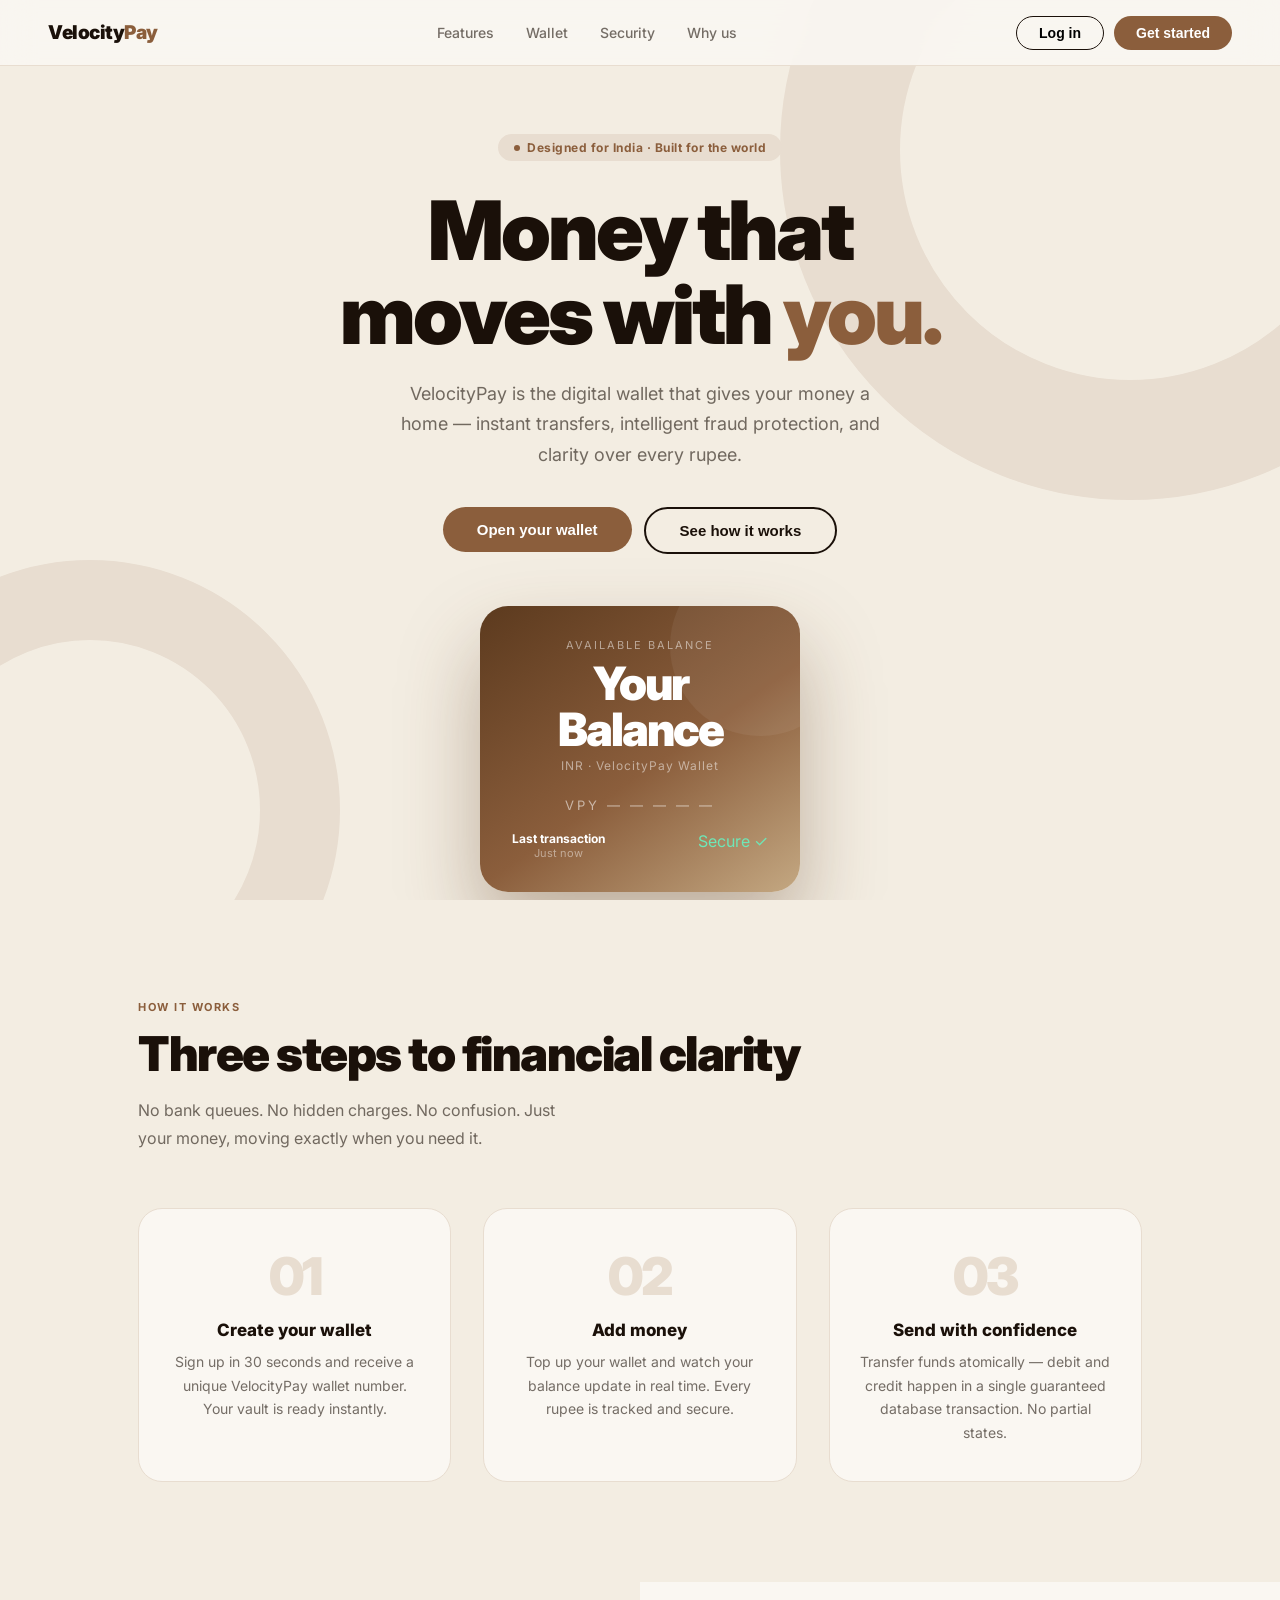
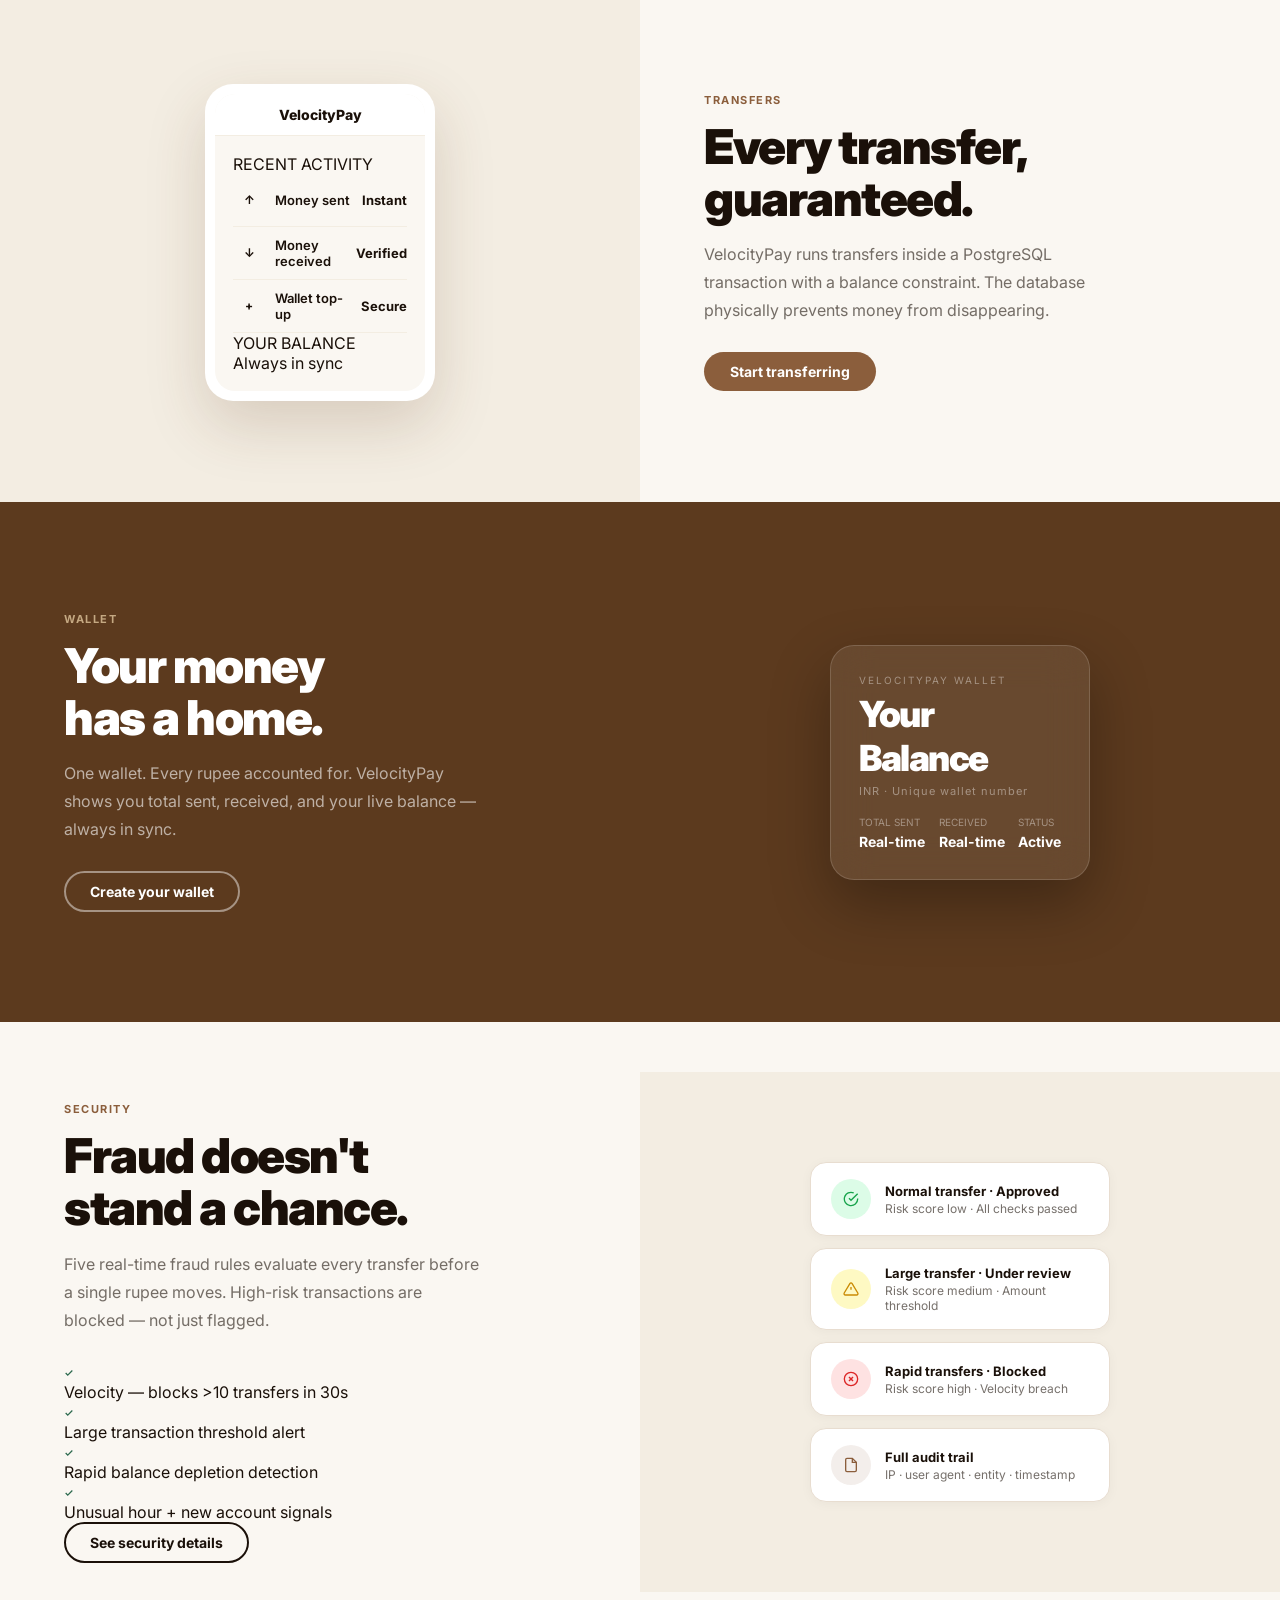
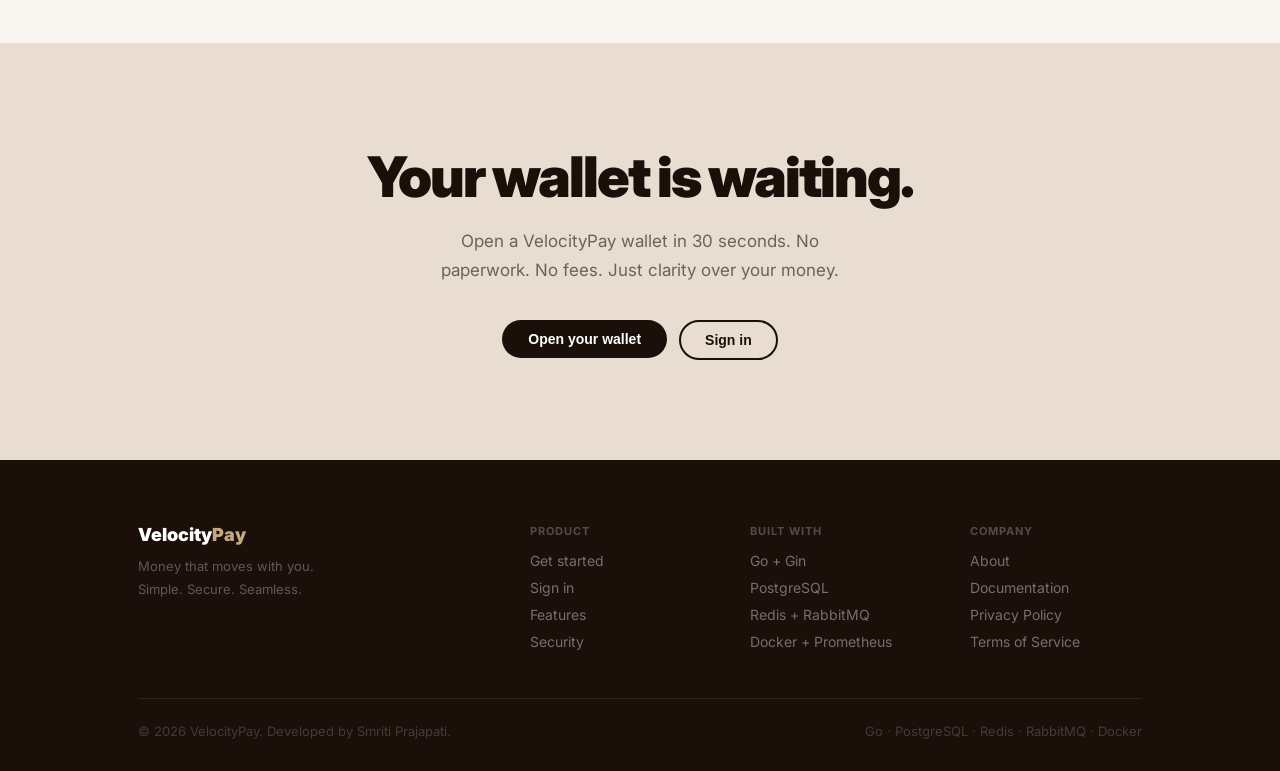
<file: web/index.html>
<!DOCTYPE html>
<html lang="en">
<head>
  <meta name="google-site-verification" content="t1RVtanWc2HhbXxFhsBA0W_qPhzfe7dPIk9HBUoeoG4" />
  <meta charset="UTF-8"/>
  <meta name="viewport" content="width=device-width, initial-scale=1.0"/>
  <title>VelocityPay — Money That Moves With You</title>
  <link rel="preconnect" href="https://fonts.googleapis.com"/>
  <link href="https://fonts.googleapis.com/css2?family=Inter:wght@400;500;600;700;800;900&display=swap" rel="stylesheet"/>
  <style>
    *, *::before, *::after { box-sizing: border-box; margin: 0; padding: 0; }
    html { scroll-behavior: smooth; }
    body { font-family: 'Inter', sans-serif; background: #FAF7F2; color: #1A1009; -webkit-font-smoothing: antialiased; }
    a { text-decoration: none; color: inherit; }

    /* ── TOKENS ── */
    :root {
      --beige-100: #FAF7F2;
      --beige-200: #F3EDE2;
      --beige-300: #E8DDD0;
      --beige-400: #D9CABC;
      --tan:       #C4A882;
      --brown:     #8B5E3C;
      --brown-dk:  #5C3A1E;
      --ink:       #1A1009;
      --ink-60:    rgba(26,16,9,.6);
      --ink-35:    rgba(26,16,9,.35);
      --green:     #2D6A4F;
      --red:       #C0392B;
    }

    /* ── NAV ── */
    .nav {
      position: fixed; top: 0; left: 0; right: 0; z-index: 200;
      height: 66px; display: flex; align-items: center; justify-content: space-between;
      padding: 0 48px;
      background: rgba(250,247,242,.9); backdrop-filter: blur(16px);
      border-bottom: 1px solid var(--beige-300);
    }
    .nav-brand { font-size: 19px; font-weight: 900; color: var(--ink); letter-spacing: -0.5px; }
    .nav-brand em { color: var(--brown); font-style: normal; }
    .nav-links { display: flex; gap: 32px; }
    .nav-links a { font-size: 14px; font-weight: 500; color: var(--ink-60); transition: color .2s; }
    .nav-links a:hover { color: var(--ink); }
    .nav-ctas { display: flex; gap: 10px; align-items: center; }
    .btn-ghost { border: 1.5px solid var(--ink); border-radius: 999px; padding: 8px 22px; font-size: 14px; font-weight: 600; background: transparent; cursor: pointer; transition: all .2s; }
    .btn-ghost:hover { background: var(--ink); color: #fff; }
    .btn-fill  { border-radius: 999px; padding: 9px 22px; font-size: 14px; font-weight: 700; background: var(--brown); color: #fff; border: none; cursor: pointer; transition: background .2s; }
    .btn-fill:hover { background: var(--brown-dk); }

    /* ── HERO ── */
    .hero {
      min-height: 100vh; padding-top: 66px;
      background: var(--beige-200);
      display: flex; flex-direction: column; align-items: center;
      justify-content: center; text-align: center;
      position: relative; overflow: hidden;
    }
    /* Decorative arcs */
    .hero::before {
      content: ''; position: absolute;
      width: 700px; height: 700px; border-radius: 50%;
      border: 120px solid var(--beige-300);
      top: -200px; right: -200px; z-index: 0;
    }
    .hero::after {
      content: ''; position: absolute;
      width: 500px; height: 500px; border-radius: 50%;
      border: 80px solid var(--beige-300);
      bottom: -160px; left: -160px; z-index: 0;
    }
    .hero-inner { position: relative; z-index: 1; padding: 60px 24px 0; }
    .hero-badge {
      display: inline-flex; align-items: center; gap: 7px;
      background: var(--beige-300); border-radius: 999px;
      padding: 6px 16px; font-size: 12px; font-weight: 700;
      letter-spacing: .5px; color: var(--brown); margin-bottom: 28px;
    }
    .hero-badge span { width: 6px; height: 6px; border-radius: 50%; background: var(--brown); }
    .hero-title {
      font-size: clamp(44px, 8vw, 82px); font-weight: 900; color: var(--ink);
      letter-spacing: -3px; line-height: 1.02; max-width: 700px; margin: 0 auto 22px;
    }
    .hero-title em { color: var(--brown); font-style: normal; }
    .hero-desc { font-size: 18px; color: var(--ink-60); max-width: 480px; margin: 0 auto 36px; line-height: 1.7; }
    .hero-btns { display: flex; gap: 12px; justify-content: center; }
    .btn-hero { border-radius: 999px; padding: 14px 34px; font-size: 15px; font-weight: 700; background: var(--brown); color: #fff; border: none; cursor: pointer; transition: background .2s; }
    .btn-hero:hover { background: var(--brown-dk); }
    .btn-hero-ghost { border-radius: 999px; padding: 13px 34px; font-size: 15px; font-weight: 700; background: transparent; color: var(--ink); border: 2px solid var(--ink); cursor: pointer; transition: all .2s; }
    .btn-hero-ghost:hover { background: var(--ink); color: #fff; }
    /* Wallet card mock */
    .hero-card-wrap { margin: 52px auto 0; position: relative; z-index: 1; }
    .hero-card {
      background: linear-gradient(145deg, var(--brown-dk) 0%, var(--brown) 55%, var(--tan) 100%);
      border-radius: 28px; padding: 32px; width: 320px; margin: 0 auto;
      box-shadow: 0 40px 80px rgba(92,58,30,.35);
      color: #fff; position: relative; overflow: hidden;
    }
    .hero-card::before { content:''; position:absolute; top:-50px; right:-50px; width:180px; height:180px; border-radius:50%; background:rgba(255,255,255,.06); }
    .hc-label  { font-size: 11px; letter-spacing: 2px; opacity: .5; margin-bottom: 8px; }
    .hc-amount { font-size: 46px; font-weight: 900; letter-spacing: -2px; line-height: 1; margin-bottom: 6px; }
    .hc-cur    { font-size: 12px; opacity: .5; margin-bottom: 24px; letter-spacing: 1px; }
    .hc-num    { font-size: 13px; letter-spacing: 3px; opacity: .55; margin-bottom: 18px; }
    .hc-row    { display: flex; justify-content: space-between; }
    .hc-txn    { font-size: 12px; }
    .hc-txn-name { font-weight: 700; }
    .hc-txn-amt.up   { color: #6EE7B7; }
    .hc-txn-amt.down { color: #FCA5A5; }
  </style>
</head>
<body>

<nav class="nav">
  <div class="nav-brand">Velocity<em>Pay</em></div>
  <div class="nav-links">
    <a href="#features">Features</a>
    <a href="#wallet">Wallet</a>
    <a href="#security">Security</a>
    <a href="#trust">Why us</a>
  </div>
  <div class="nav-ctas">
    <a href="pages/login.html"><button class="btn-ghost">Log in</button></a>
    <a href="pages/register.html"><button class="btn-fill">Get started</button></a>
  </div>
</nav>

<section class="hero">
  <div class="hero-inner">
    <div class="hero-badge"><span></span> Designed for India · Built for the world</div>
    <h1 class="hero-title">Money that<br/>moves with <em>you.</em></h1>
    <p class="hero-desc">VelocityPay is the digital wallet that gives your money a home — instant transfers, intelligent fraud protection, and clarity over every rupee.</p>
    <div class="hero-btns">
      <a href="pages/register.html"><button class="btn-hero">Open your wallet</button></a>
      <a href="#features"><button class="btn-hero-ghost">See how it works</button></a>
    </div>
  </div>
  <div class="hero-card-wrap">
    <div class="hero-card">
      <div class="hc-label">AVAILABLE BALANCE</div>
      <div class="hc-amount">Your Balance</div>
      <div class="hc-cur">INR · VelocityPay Wallet</div>
      <div class="hc-num">VPY — — — — —</div>
      <div class="hc-row">
        <div class="hc-txn"><div class="hc-txn-name">Last transaction</div><div style="font-size:11px;opacity:.45">Just now</div></div>
        <div class="hc-txn-amt up">Secure ✓</div>
      </div>
    </div>
  </div>
</section>

<style>
  /* ── SHARED SECTION STYLES ── */
  .container { max-width: 1100px; margin: 0 auto; padding: 0 48px; }
  @media(max-width:768px) { .container { padding: 0 20px; } }

  .section-tag { font-size: 11px; font-weight: 700; letter-spacing: 1.5px; text-transform: uppercase; color: var(--brown); margin-bottom: 14px; }
  .section-h   { font-size: clamp(30px,4.5vw,48px); font-weight: 900; letter-spacing: -1.5px; line-height: 1.08; color: var(--ink); margin-bottom: 16px; }
  .section-h.light { color: #fff; }
  .section-p   { font-size: 16px; line-height: 1.75; color: var(--ink-60); max-width: 420px; margin-bottom: 28px; }
  .section-p.light { color: rgba(255,255,255,.6); }

  .btn-pill-dark  { display: inline-block; border-radius: 999px; padding: 11px 26px; font-size: 14px; font-weight: 700; background: var(--ink); color: #fff; border: none; cursor: pointer; transition: background .2s; }
  .btn-pill-dark:hover { background: #333; color: #fff; }
  .btn-pill-brown { display: inline-block; border-radius: 999px; padding: 11px 26px; font-size: 14px; font-weight: 700; background: var(--brown); color: #fff; border: none; cursor: pointer; transition: background .2s; }
  .btn-pill-brown:hover { background: var(--brown-dk); color: #fff; }
  .btn-pill-outline { display: inline-block; border-radius: 999px; padding: 10px 24px; font-size: 14px; font-weight: 700; background: transparent; color: var(--ink); border: 2px solid var(--ink); cursor: pointer; transition: all .2s; }
  .btn-pill-outline:hover { background: var(--ink); color: #fff; }
  .btn-pill-outline-w { border-color: rgba(255,255,255,.45); color: #fff; }
  .btn-pill-outline-w:hover { background: rgba(255,255,255,.12); color: #fff; }

  /* ── SPLIT ── */
  .split-section { display: grid; grid-template-columns: 1fr 1fr; align-items: center; }
  .split-text-pad { padding: 80px 64px; }
  .split-vis      { height: 520px; display: flex; align-items: center; justify-content: center; }
  @media(max-width:900px) {
    .split-section { grid-template-columns: 1fr; }
    .split-text-pad { padding: 48px 20px; }
    .split-vis { height: 300px; }
  }

  /* SECTION 1 — How it works — beige bg */
  .how-section { background: var(--beige-200); padding: 100px 0; }
  .how-grid { display: grid; grid-template-columns: repeat(3,1fr); gap: 32px; margin-top: 56px; }
  .how-step { text-align: center; padding: 36px 28px; background: var(--beige-100); border-radius: 24px; border: 1px solid var(--beige-300); transition: box-shadow .25s; }
  .how-step:hover { box-shadow: 0 8px 32px rgba(139,94,60,.12); }
  .how-num { font-size: 52px; font-weight: 900; color: var(--beige-300); letter-spacing: -2px; margin-bottom: 12px; }
  .how-title { font-size: 17px; font-weight: 800; color: var(--ink); margin-bottom: 10px; }
  .how-desc  { font-size: 14px; color: var(--ink-60); line-height: 1.7; }
  @media(max-width:768px) { .how-grid { grid-template-columns: 1fr; } }

  /* SECTION 2 — Transfer split — white */
  .transfer-vis { background: var(--beige-200); }
  /* phone UI inside */
  .mock-phone { background: #fff; border-radius: 28px; padding: 10px; box-shadow: 0 24px 60px rgba(92,58,30,.18); width: 230px; }
  .mock-screen { background: var(--beige-100); border-radius: 20px; overflow: hidden; }
  .mock-header { background: #fff; padding: 12px 16px; text-align: center; font-weight: 800; font-size: 14px; border-bottom: 1px solid var(--beige-200); }
  .mock-body   { padding: 18px; }
  .mock-row    { display: flex; align-items: center; gap: 10px; padding: 10px 0; border-bottom: 1px solid var(--beige-200); }
  .mock-row:last-child { border-bottom: none; }
  .mock-dot    { width: 32px; height: 32px; border-radius: 50%; flex-shrink: 0; display: flex; align-items: center; justify-content: center; font-size: 12px; font-weight: 700; }
  .mock-row-name { font-size: 13px; font-weight: 600; flex: 1; }
  .mock-row-amt  { font-size: 13px; font-weight: 700; }

  /* SECTION 3 — Wallet — dark brown bg */
  .wallet-section { background: var(--brown-dk); }
  .wallet-card-ui {
    background: rgba(255,255,255,.08); backdrop-filter: blur(20px);
    border: 1px solid rgba(255,255,255,.15); border-radius: 24px;
    padding: 28px; width: 260px; box-shadow: 0 24px 60px rgba(0,0,0,.3);
  }
  .wc-label  { font-size: 10px; letter-spacing: 2px; opacity: .4; margin-bottom: 6px; color: #fff; }
  .wc-amount { font-size: 36px; font-weight: 900; color: #fff; letter-spacing: -1.5px; }
  .wc-sub    { font-size: 11px; opacity: .4; color: #fff; margin: 4px 0 18px; letter-spacing: 1px; }
  .wc-bar    { height: 1px; background: rgba(255,255,255,.12); margin: 16px 0; }
  .wc-stat   { display: flex; justify-content: space-between; }
  .wc-stat-item label { font-size: 10px; opacity: .4; color: #fff; display: block; margin-bottom: 3px; }
  .wc-stat-item span  { font-size: 14px; font-weight: 700; color: #fff; }

  /* SECTION 4 — Security — beige-100 */
  .security-section { background: var(--beige-100); }
  .fraud-cards { display: flex; flex-direction: column; gap: 12px; }
  .fraud-card { background: #fff; border-radius: 16px; padding: 16px 20px; border: 1px solid var(--beige-300); display: flex; align-items: center; gap: 14px; box-shadow: 0 2px 12px rgba(0,0,0,.04); }
  .fraud-icon { width: 40px; height: 40px; border-radius: 50%; flex-shrink: 0; display: flex; align-items: center; justify-content: center; }
  .fraud-title { font-size: 13px; font-weight: 700; }
  .fraud-sub   { font-size: 12px; color: var(--ink-60); margin-top: 2px; }

  /* SECTION 5 — Stats — brown bg */
  .stats-band { background: var(--brown); padding: 80px 0; }
  .stats-grid { display: grid; grid-template-columns: repeat(4,1fr); gap: 24px; text-align: center; }
  .stat-num   { font-size: 52px; font-weight: 900; color: #fff; letter-spacing: -2px; }
  .stat-lbl   { font-size: 14px; color: rgba(255,255,255,.55); margin-top: 6px; }
  @media(max-width:768px) { .stats-grid { grid-template-columns: 1fr 1fr; } }

  /* SECTION 6 — Testimonials — beige */
  .testi-section { background: var(--beige-200); padding: 100px 0; }
  .testi-grid { display: grid; grid-template-columns: repeat(3,1fr); gap: 20px; margin-top: 48px; }
  .testi-card { background: var(--beige-100); border: 1px solid var(--beige-300); border-radius: 20px; padding: 28px; transition: transform .2s; }
  .testi-card:hover { transform: translateY(-4px); }
  .testi-stars { font-size: 16px; color: var(--tan); letter-spacing: 2px; margin-bottom: 14px; }
  .testi-text  { font-size: 15px; color: var(--ink-60); line-height: 1.75; margin-bottom: 22px; font-style: italic; }
  .testi-name  { font-size: 14px; font-weight: 800; color: var(--ink); }
  .testi-role  { font-size: 12px; color: var(--ink-60); margin-top: 2px; }
  @media(max-width:768px) { .testi-grid { grid-template-columns: 1fr; } }

  /* CTA BAND */
  .cta-band { background: var(--beige-300); padding: 100px 0; text-align: center; }
  .cta-band h2 { font-size: clamp(34px,5vw,56px); font-weight: 900; letter-spacing: -2px; margin-bottom: 16px; }
  .cta-band p  { font-size: 17px; color: var(--ink-60); max-width: 420px; margin: 0 auto 36px; line-height: 1.7; }
  .cta-btns { display: flex; gap: 12px; justify-content: center; flex-wrap: wrap; }

  /* FOOTER */
  .footer { background: var(--ink); padding: 64px 0 32px; }
  .footer-grid { display: grid; grid-template-columns: 2fr 1fr 1fr 1fr; gap: 48px; margin-bottom: 48px; }
  .footer-brand { font-size: 18px; font-weight: 900; color: #fff; margin-bottom: 10px; }
  .footer-brand em { color: var(--tan); font-style: normal; }
  .footer-desc { font-size: 13px; color: rgba(255,255,255,.3); line-height: 1.7; max-width: 220px; }
  .footer-col-title { font-size: 11px; font-weight: 700; letter-spacing: 1px; text-transform: uppercase; color: rgba(255,255,255,.25); margin-bottom: 14px; }
  .footer-links { display: flex; flex-direction: column; gap: 10px; }
  .footer-links a { font-size: 14px; color: rgba(255,255,255,.4); transition: color .2s; }
  .footer-links a:hover { color: #fff; }
  .footer-bottom { border-top: 1px solid rgba(255,255,255,.08); padding-top: 24px; display: flex; justify-content: space-between; font-size: 13px; color: rgba(255,255,255,.18); }
  @media(max-width:768px) { .footer-grid { grid-template-columns: 1fr 1fr; gap: 28px; } .split-section { grid-template-columns: 1fr; } }
</style>

<!-- HOW IT WORKS -->
<section class="how-section" id="features">
  <div class="container">
    <div class="section-tag">How it works</div>
    <h2 class="section-h">Three steps to financial clarity</h2>
    <p class="section-p">No bank queues. No hidden charges. No confusion. Just your money, moving exactly when you need it.</p>
    <div class="how-grid">
      <div class="how-step">
        <div class="how-num">01</div>
        <div class="how-title">Create your wallet</div>
        <div class="how-desc">Sign up in 30 seconds and receive a unique VelocityPay wallet number. Your vault is ready instantly.</div>
      </div>
      <div class="how-step">
        <div class="how-num">02</div>
        <div class="how-title">Add money</div>
        <div class="how-desc">Top up your wallet and watch your balance update in real time. Every rupee is tracked and secure.</div>
      </div>
      <div class="how-step">
        <div class="how-num">03</div>
        <div class="how-title">Send with confidence</div>
        <div class="how-desc">Transfer funds atomically — debit and credit happen in a single guaranteed database transaction. No partial states.</div>
      </div>
    </div>
  </div>
</section>

<!-- TRANSFER SPLIT — beige vis left, text right -->
<section class="split-section">
  <div class="split-vis transfer-vis">
    <div class="mock-phone">
      <div class="mock-screen">
        <div class="mock-header">VelocityPay</div>
        <div class="mock-body">
          <div class="mock-activity-label">RECENT ACTIVITY</div>
          <div class="mock-row">
            <div class="mock-dot mock-dot-sent">↑</div>
            <div class="mock-row-name">Money sent</div>
            <div class="mock-row-amt mock-row-amt-sent">Instant</div>
          </div>
          <div class="mock-row">
            <div class="mock-dot mock-dot-received">↓</div>
            <div class="mock-row-name">Money received</div>
            <div class="mock-row-amt mock-row-amt-received">Verified</div>
          </div>
          <div class="mock-row">
            <div class="mock-dot mock-dot-topup">+</div>
            <div class="mock-row-name">Wallet top-up</div>
            <div class="mock-row-amt mock-row-amt-topup">Secure</div>
          </div>
          <div class="mock-balance-card">
            <div class="mock-balance-card-label">YOUR BALANCE</div>
            <div class="mock-balance-card-value">Always in sync</div>
          </div>
        </div>
      </div>
    </div>
  </div>
  <div class="split-text-pad">
    <div class="section-tag">Transfers</div>
    <h2 class="section-h">Every transfer,<br/>guaranteed.</h2>
    <p class="section-p">VelocityPay runs transfers inside a PostgreSQL transaction with a balance constraint. The database physically prevents money from disappearing.</p>
    <a href="pages/register.html"><span class="btn-pill-brown">Start transferring</span></a>
  </div>
</section>

<!-- WALLET — dark brown full bleed -->
<section class="split-section wallet-section" id="wallet">
  <div class="split-text-pad">
    <div class="section-tag" style="color:var(--tan)">Wallet</div>
    <h2 class="section-h light">Your money<br/>has a home.</h2>
    <p class="section-p light">One wallet. Every rupee accounted for. VelocityPay shows you total sent, received, and your live balance — always in sync.</p>
    <a href="pages/register.html"><span class="btn-pill-outline btn-pill-outline-w">Create your wallet</span></a>
  </div>
  <div class="split-vis wallet-vis-bg">
    <div class="wallet-card-ui">
      <div class="wc-label">VELOCITYPAY WALLET</div>
      <div class="wc-amount">Your Balance</div>
      <div class="wc-sub">INR · Unique wallet number</div>
      <div class="wc-divider"></div>
      <div class="wc-stat">
        <div class="wc-stat-item"><label>TOTAL SENT</label><span class="wc-stat-sent">Real-time</span></div>
        <div class="wc-stat-item"><label>RECEIVED</label><span class="wc-stat-received">Real-time</span></div>
        <div class="wc-stat-item"><label>STATUS</label><span>Active</span></div>
      </div>
    </div>
  </div>
</section>

<!-- SECURITY — beige, text left, fraud cards right -->
<section class="split-section security-section" id="security">
  <div class="split-text-pad">
    <div class="section-tag">Security</div>
    <h2 class="section-h">Fraud doesn't<br/>stand a chance.</h2>
    <p class="section-p">Five real-time fraud rules evaluate every transfer before a single rupee moves. High-risk transactions are blocked — not just flagged.</p>
    <div class="split-text-security">
      <div class="security-check-item">
        <div class="security-check-icon">
          <svg width="10" height="10" viewBox="0 0 24 24" fill="none" stroke="#2D6A4F" stroke-width="3"><polyline points="20 6 9 17 4 12"/></svg>
        </div>
        Velocity — blocks >10 transfers in 30s
      </div>
      <div class="security-check-item">
        <div class="security-check-icon">
          <svg width="10" height="10" viewBox="0 0 24 24" fill="none" stroke="#2D6A4F" stroke-width="3"><polyline points="20 6 9 17 4 12"/></svg>
        </div>
        Large transaction threshold alert
      </div>
      <div class="security-check-item">
        <div class="security-check-icon">
          <svg width="10" height="10" viewBox="0 0 24 24" fill="none" stroke="#2D6A4F" stroke-width="3"><polyline points="20 6 9 17 4 12"/></svg>
        </div>
        Rapid balance depletion detection
      </div>
      <div class="security-check-item">
        <div class="security-check-icon">
          <svg width="10" height="10" viewBox="0 0 24 24" fill="none" stroke="#2D6A4F" stroke-width="3"><polyline points="20 6 9 17 4 12"/></svg>
        </div>
        Unusual hour + new account signals
      </div>
    </div>
    <a href="pages/register.html"><span class="btn-pill-outline">See security details</span></a>
  </div>
  <div class="split-vis" style="background:var(--beige-200);padding:40px">
    <div class="fraud-cards" style="width:100%;max-width:300px">
      <div class="fraud-card">
        <div class="fraud-icon" style="background:#DCFCE7;color:#16A34A"><svg width="16" height="16" viewBox="0 0 24 24" fill="none" stroke="currentColor" stroke-width="2"><path d="M22 11.08V12a10 10 0 1 1-5.93-9.14"/><polyline points="22 4 12 14.01 9 11.01"/></svg></div>
        <div><div class="fraud-title">Normal transfer · Approved</div><div class="fraud-sub">Risk score low · All checks passed</div></div>
      </div>
      <div class="fraud-card">
        <div class="fraud-icon" style="background:#FEF9C3;color:#CA8A04"><svg width="16" height="16" viewBox="0 0 24 24" fill="none" stroke="currentColor" stroke-width="2"><path d="M10.29 3.86L1.82 18a2 2 0 0 0 1.71 3h16.94a2 2 0 0 0 1.71-3L13.71 3.86a2 2 0 0 0-3.42 0z"/><line x1="12" y1="9" x2="12" y2="13"/></svg></div>
        <div><div class="fraud-title">Large transfer · Under review</div><div class="fraud-sub">Risk score medium · Amount threshold</div></div>
      </div>
      <div class="fraud-card">
        <div class="fraud-icon" style="background:#FEE2E2;color:#DC2626"><svg width="16" height="16" viewBox="0 0 24 24" fill="none" stroke="currentColor" stroke-width="2"><circle cx="12" cy="12" r="10"/><line x1="15" y1="9" x2="9" y2="15"/><line x1="9" y1="9" x2="15" y2="15"/></svg></div>
        <div><div class="fraud-title">Rapid transfers · Blocked</div><div class="fraud-sub">Risk score high · Velocity breach</div></div>
      </div>
      <div class="fraud-card fraud-card-muted">
        <div class="fraud-icon" style="background:rgba(139,94,60,.1);color:var(--brown)"><svg width="16" height="16" viewBox="0 0 24 24" fill="none" stroke="currentColor" stroke-width="2"><path d="M14 2H6a2 2 0 0 0-2 2v16a2 2 0 0 0 2 2h12a2 2 0 0 0 2-2V8z"/><polyline points="14 2 14 8 20 8"/></svg></div>
        <div><div class="fraud-title">Full audit trail</div><div class="fraud-sub">IP · user agent · entity · timestamp</div></div>
      </div>
    </div>
  </div>
</section>

<!-- CTA BAND -->
<section class="cta-band">
  <div class="container">
    <h2>Your wallet is waiting.</h2>
    <p>Open a VelocityPay wallet in 30 seconds. No paperwork. No fees. Just clarity over your money.</p>
    <div class="cta-btns">
      <a href="pages/register.html"><button class="btn-pill-dark">Open your wallet</button></a>
      <a href="pages/login.html"><button class="btn-pill-outline">Sign in</button></a>
    </div>
  </div>
</section>

<!-- FOOTER -->
<footer class="footer">
  <div class="container">
    <div class="footer-grid">
      <div><div class="footer-brand">Velocity<em>Pay</em></div><p class="footer-desc">Money that moves with you. Simple. Secure. Seamless.</p></div>
      <div><div class="footer-col-title">Product</div><div class="footer-links"><a href="pages/register.html">Get started</a><a href="pages/login.html">Sign in</a><a href="#features">Features</a><a href="#security">Security</a></div></div>
      <div><div class="footer-col-title">Built with</div><div class="footer-links"><a href="#">Go + Gin</a><a href="#">PostgreSQL</a><a href="#">Redis + RabbitMQ</a><a href="#">Docker + Prometheus</a></div></div>
      <div><div class="footer-col-title">Company</div><div class="footer-links"><a href="#">About</a><a href="#">Documentation</a><a href="#">Privacy Policy</a><a href="#">Terms of Service</a></div></div>
    </div>
    <div class="footer-bottom"><span>© 2026 VelocityPay. Developed by Smriti Prajapati.</span><span>Go · PostgreSQL · Redis · RabbitMQ · Docker</span></div>
  </div>
</footer>

<script src="static/js/api.js"></script>
<script>
// Scroll reveal
const revealObserver = new IntersectionObserver((entries) => {
  entries.forEach(e => {
    if (e.isIntersecting) {
      e.target.classList.add('visible');
      revealObserver.unobserve(e.target);
    }
  });
}, { threshold: 0.1 });
document.querySelectorAll('.reveal').forEach(el => revealObserver.observe(el));
</script>
</body>
</html>
</file>
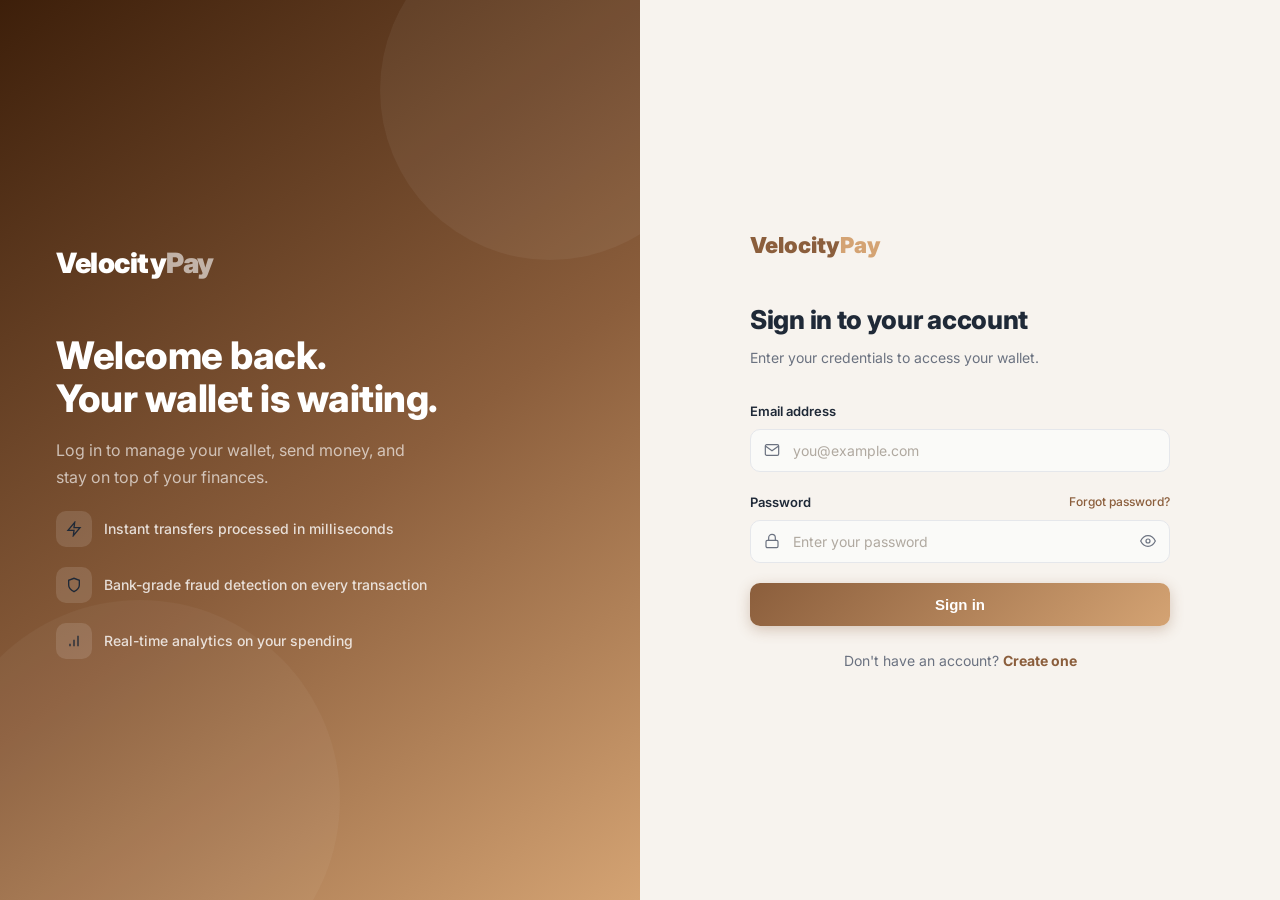
<file: web/pages/analytics.html>
<!DOCTYPE html>
<html lang="en">
<head>
  <meta charset="UTF-8"/><meta name="viewport" content="width=device-width, initial-scale=1.0"/>
  <title>Analytics — VelocityPay</title>
  <link href="https://fonts.googleapis.com/css2?family=Inter:wght@400;500;600;700;800;900&display=swap" rel="stylesheet"/>
  <link href="../static/css/velocitypay.css" rel="stylesheet"/>
</head>
<body>
<div class="app-root">
<aside class="sidebar" id="sidebar">
  <div class="sidebar-brand">Velocity<em>Pay</em></div>
  <nav class="sidebar-nav">
    <a class="nav-link" href="dashboard.html"><svg xmlns="http://www.w3.org/2000/svg" width="18" height="18" viewBox="0 0 24 24" fill="none" stroke="currentColor" stroke-width="1.8"><rect x="3" y="3" width="7" height="7"/><rect x="14" y="3" width="7" height="7"/><rect x="14" y="14" width="7" height="7"/><rect x="3" y="14" width="7" height="7"/></svg>Dashboard</a>
    <a class="nav-link" href="wallet.html"><svg xmlns="http://www.w3.org/2000/svg" width="18" height="18" viewBox="0 0 24 24" fill="none" stroke="currentColor" stroke-width="1.8"><rect x="2" y="7" width="20" height="14" rx="2"/><path d="M16 7V5a2 2 0 0 0-2-2h-4a2 2 0 0 0-2 2v2"/><circle cx="12" cy="14" r="2"/></svg>Wallet</a>
    <a class="nav-link" href="send.html"><svg xmlns="http://www.w3.org/2000/svg" width="18" height="18" viewBox="0 0 24 24" fill="none" stroke="currentColor" stroke-width="1.8"><line x1="22" y1="2" x2="11" y2="13"/><polygon points="22 2 15 22 11 13 2 9 22 2"/></svg>Send Money</a>
    <a class="nav-link" href="transactions.html"><svg xmlns="http://www.w3.org/2000/svg" width="18" height="18" viewBox="0 0 24 24" fill="none" stroke="currentColor" stroke-width="1.8"><polyline points="12 8 12 12 14 14"/><path d="M3.05 11a9 9 0 1 0 .5-4.5"/><polyline points="3 3 3 11 11 11"/></svg>Transactions</a>
    <a class="nav-link" href="notifications.html"><svg xmlns="http://www.w3.org/2000/svg" width="18" height="18" viewBox="0 0 24 24" fill="none" stroke="currentColor" stroke-width="1.8"><path d="M18 8A6 6 0 0 0 6 8c0 7-3 9-3 9h18s-3-2-3-9"/><path d="M13.73 21a2 2 0 0 1-3.46 0"/></svg>Notifications</a>
    <a class="nav-link active" href="analytics.html"><svg xmlns="http://www.w3.org/2000/svg" width="18" height="18" viewBox="0 0 24 24" fill="none" stroke="currentColor" stroke-width="1.8"><line x1="12" y1="20" x2="12" y2="10"/><line x1="18" y1="20" x2="18" y2="4"/><line x1="6" y1="20" x2="6" y2="16"/></svg>Analytics</a>
    <a class="nav-link" href="profile.html"><svg xmlns="http://www.w3.org/2000/svg" width="18" height="18" viewBox="0 0 24 24" fill="none" stroke="currentColor" stroke-width="1.8"><path d="M20 21v-2a4 4 0 0 0-4-4H8a4 4 0 0 0-4 4v2"/><circle cx="12" cy="7" r="4"/></svg>Profile</a>
  </nav>
  <div class="sidebar-footer"><div class="sidebar-user"><div class="sidebar-avatar" data-user-avatar></div><div><div class="sidebar-user-name" data-user-name></div></div></div><a href="#" onclick="Api.logout()" class="sidebar-signout"><svg xmlns="http://www.w3.org/2000/svg" width="14" height="14" viewBox="0 0 24 24" fill="none" stroke="currentColor" stroke-width="2"><path d="M9 21H5a2 2 0 0 1-2-2V5a2 2 0 0 1 2-2h4"/><polyline points="16 17 21 12 16 7"/><line x1="21" y1="12" x2="9" y2="12"/></svg>Sign out</a></div>
</aside>
<div class="sidebar-overlay" id="sidebarOverlay"></div>
<div class="main">
  <header class="topbar">
    <div class="topbar-left"><button class="hamburger" id="hamburger"><svg xmlns="http://www.w3.org/2000/svg" width="22" height="22" viewBox="0 0 24 24" fill="none" stroke="currentColor" stroke-width="2"><line x1="3" y1="12" x2="21" y2="12"/><line x1="3" y1="6" x2="21" y2="6"/><line x1="3" y1="18" x2="21" y2="18"/></svg></button><span class="topbar-title">Analytics</span></div>
    <div class="topbar-right"><div class="top-avatar" data-user-avatar onclick="location.href='profile.html'"></div></div>
  </header>
  <main class="page">
    <div class="page-header"><div class="page-title">Analytics</div><div class="page-subtitle">Your financial insights at a glance</div></div>

    <!-- Personal stats -->
    <div class="analytics-stats-grid">
      <div class="stat-card"><div class="stat-icon-wrap stat-icon-primary"><svg xmlns="http://www.w3.org/2000/svg" width="20" height="20" viewBox="0 0 24 24" fill="none" stroke="currentColor" stroke-width="1.8"><polyline points="12 8 12 12 14 14"/><path d="M3.05 11a9 9 0 1 0 .5-4.5"/></svg></div><div class="stat-value" id="sTot">—</div><div class="stat-label">Total Transactions</div></div>
      <div class="stat-card"><div class="stat-icon-wrap stat-icon-success"><svg xmlns="http://www.w3.org/2000/svg" width="20" height="20" viewBox="0 0 24 24" fill="none" stroke="currentColor" stroke-width="1.8"><path d="M22 11.08V12a10 10 0 1 1-5.93-9.14"/><polyline points="22 4 12 14.01 9 11.01"/></svg></div><div class="stat-value" id="sComp">—</div><div class="stat-label">Completed</div></div>
      <div class="stat-card"><div class="stat-icon-wrap stat-icon-danger"><svg xmlns="http://www.w3.org/2000/svg" width="20" height="20" viewBox="0 0 24 24" fill="none" stroke="currentColor" stroke-width="1.8"><circle cx="12" cy="12" r="10"/><line x1="15" y1="9" x2="9" y2="15"/><line x1="9" y1="9" x2="15" y2="15"/></svg></div><div class="stat-value" id="sFail">—</div><div class="stat-label">Failed</div></div>
      <div class="stat-card"><div class="stat-icon-wrap stat-icon-warning"><svg xmlns="http://www.w3.org/2000/svg" width="20" height="20" viewBox="0 0 24 24" fill="none" stroke="currentColor" stroke-width="1.8"><polyline points="23 6 13.5 15.5 8.5 10.5 1 18"/></svg></div><div class="stat-value" id="sAvg">—</div><div class="stat-label">Avg Transaction</div></div>
    </div>

    <div class="analytics-charts-grid">
      <div class="card">
        <div class="card-header">Monthly Spending</div>
        <div class="card-body" id="monthlyChart"><div class="chart-loading">Loading…</div></div>
      </div>
      <div class="card">
        <div class="card-header">Daily Volume (7 days)</div>
        <div class="card-body" id="dailyChart"><div class="chart-loading">Loading…</div></div>
      </div>
    </div>

    <div class="analytics-bottom-grid">
      <div class="card">
        <div class="card-header">Platform Overview</div>
        <div class="card-body">
          <div class="platform-stats-grid">
            <div class="platform-stat-item"><div class="platform-stat-value" id="pU">—</div><div class="platform-stat-label">Users</div></div>
            <div class="platform-stat-item"><div class="platform-stat-value" id="pW">—</div><div class="platform-stat-label">Wallets</div></div>
            <div class="platform-stat-item"><div class="platform-stat-value" id="pT">—</div><div class="platform-stat-label">Transactions</div></div>
            <div class="platform-stat-item"><div class="platform-stat-value volume" id="pV">—</div><div class="platform-stat-label">Total Volume</div></div>
          </div>
        </div>
      </div>
      <div class="card">
        <div class="card-header">Top Senders</div>
        <div class="card-body" id="topSenders" style="padding-top:8px"><div class="chart-loading">Loading…</div></div>
      </div>
    </div>
  </main>
</div>
</div>

<script src="../static/js/api.js"></script>
<script src="../static/js/utils.js"></script>
<script>
if (!Api.requireAuth()) {}

function bar(label, value, max, color) {
  const pct = max > 0 ? Math.round((value/max)*100) : 0;
  return `<div class="bar-item">
    <div class="bar-item-header">
      <span class="bar-item-label">${label}</span>
      <span class="bar-item-value">${formatMoneyShort(value)}</span>
    </div>
    <div class="progress-bar-wrap"><div class="progress-bar-fill" style="width:${pct}%;background:${color}"></div></div>
  </div>`;
}

async function load() {
  // Retry once on server wake-up
  for (let attempt = 0; attempt < 2; attempt++) {
    try {
      const stats = await Api.getUserStats();
      document.getElementById('sTot').textContent  = stats.total_transactions;
      document.getElementById('sComp').textContent = stats.completed_count;
      document.getElementById('sFail').textContent = stats.failed_count;
      document.getElementById('sAvg').textContent  = formatMoneyShort(stats.average_transaction_amount);
      break;
    } catch {
      if (attempt === 0) await new Promise(r => setTimeout(r, 3000));
    }
  }

  try {
    const monthly = await Api.getMonthly(6);
    const months = (monthly.data||[]).reverse();
    const maxM = Math.max(...months.map(m=>m.amount), 1);
    const mNames = ['Jan','Feb','Mar','Apr','May','Jun','Jul','Aug','Sep','Oct','Nov','Dec'];
    document.getElementById('monthlyChart').innerHTML = months.length
      ? months.map(m => bar(`${mNames[m.month-1]} ${m.year}`, m.amount, maxM, 'linear-gradient(90deg,#8B5E3C,#D4A373)')).join('')
      : '<div class="chart-loading">No data yet</div>';
  } catch { document.getElementById('monthlyChart').innerHTML = '<div class="chart-loading">No data yet</div>'; }

  try {
    const daily = await Api.getDaily(7);
    const days = (daily.data||[]).reverse();
    const maxD = Math.max(...days.map(d=>Math.max(d.sent,d.received)), 1);
    document.getElementById('dailyChart').innerHTML = days.length
      ? days.map(d => `
          <div class="daily-group"><div class="daily-group-date">${d.date}</div>
          ${bar('Sent', d.sent, maxD, '#C0392B')}${bar('Received', d.received, maxD, '#2D6A4F')}</div>`).join('')
      : '<div class="chart-loading">No data yet</div>';
  } catch { document.getElementById('dailyChart').innerHTML = '<div class="chart-loading">No data yet</div>'; }

  try {
    const platform = await Api.getPlatformStats();
    document.getElementById('pU').textContent = platform.total_users;
    document.getElementById('pW').textContent = platform.total_wallets;
    document.getElementById('pT').textContent = platform.total_transactions;
    document.getElementById('pV').textContent = formatMoneyShort(platform.total_volume);
  } catch {}

  try {
    const top = await Api.getTopSenders(5);
    const senders = top.data||[];
    document.getElementById('topSenders').innerHTML = senders.length
      ? senders.map((s,i) => `<div class="txn-row top-sender-row">
          <div class="top-sender-rank">#${i+1}</div>
          <div class="top-sender-info"><div class="top-sender-name">${s.name}</div><div class="top-sender-count">${s.count} txns</div></div>
          <div class="top-sender-total">${formatMoneyShort(s.total)}</div>
        </div>`).join('')
      : '<div class="chart-loading">No data yet</div>';
  } catch { document.getElementById('topSenders').innerHTML = '<div class="chart-loading">No data yet</div>'; }
}
load();
</script>
</body>
</html>
</file>
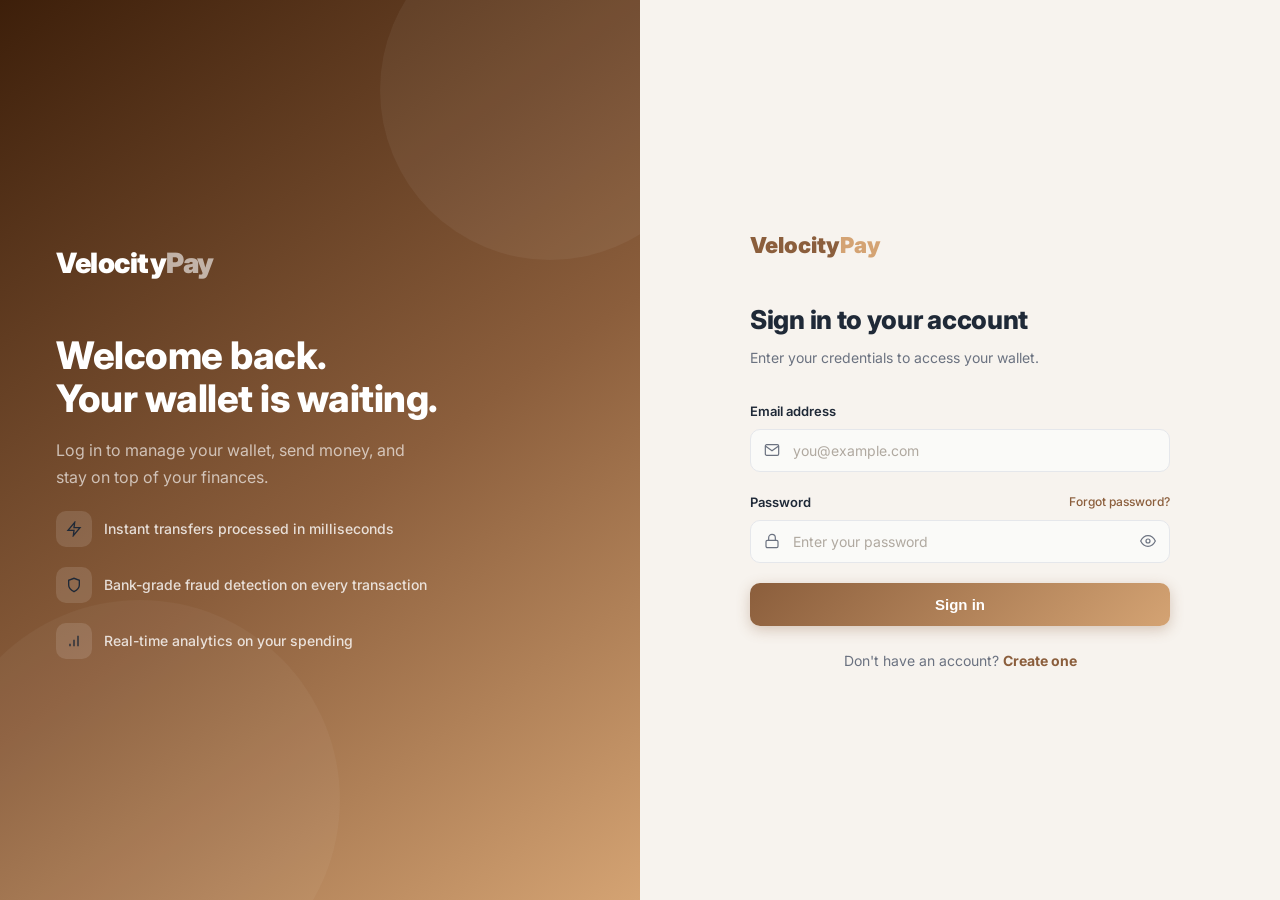
<file: web/pages/dashboard.html>
<!DOCTYPE html>
<html lang="en">
<head>
  <meta charset="UTF-8"/>
  <meta name="viewport" content="width=device-width, initial-scale=1.0"/>
  <title>Dashboard — VelocityPay</title>
  <link href="https://fonts.googleapis.com/css2?family=Inter:wght@400;500;600;700;800;900&display=swap" rel="stylesheet"/>
  <link href="../static/css/velocitypay.css" rel="stylesheet"/>
</head>
<body>
<div class="app-root">

<!-- Sidebar -->
<aside class="sidebar" id="sidebar">
  <div class="sidebar-brand">Velocity<em>Pay</em></div>
  <div class="sidebar-section-label">Menu</div>
  <nav>
    <a class="nav-link active" href="dashboard.html">
      <svg xmlns="http://www.w3.org/2000/svg" width="18" height="18" viewBox="0 0 24 24" fill="none" stroke="currentColor" stroke-width="1.8"><rect x="3" y="3" width="7" height="7"/><rect x="14" y="3" width="7" height="7"/><rect x="14" y="14" width="7" height="7"/><rect x="3" y="14" width="7" height="7"/></svg>
      Dashboard
    </a>
    <a class="nav-link" href="wallet.html">
      <svg xmlns="http://www.w3.org/2000/svg" width="18" height="18" viewBox="0 0 24 24" fill="none" stroke="currentColor" stroke-width="1.8"><rect x="2" y="7" width="20" height="14" rx="2"/><path d="M16 7V5a2 2 0 0 0-2-2h-4a2 2 0 0 0-2 2v2"/><circle cx="12" cy="14" r="2"/></svg>
      Wallet
    </a>
    <a class="nav-link" href="send.html">
      <svg xmlns="http://www.w3.org/2000/svg" width="18" height="18" viewBox="0 0 24 24" fill="none" stroke="currentColor" stroke-width="1.8"><line x1="22" y1="2" x2="11" y2="13"/><polygon points="22 2 15 22 11 13 2 9 22 2"/></svg>
      Send Money
    </a>
    <a class="nav-link" href="transactions.html">
      <svg xmlns="http://www.w3.org/2000/svg" width="18" height="18" viewBox="0 0 24 24" fill="none" stroke="currentColor" stroke-width="1.8"><polyline points="12 8 12 12 14 14"/><path d="M3.05 11a9 9 0 1 0 .5-4.5"/><polyline points="3 3 3 11 11 11"/></svg>
      Transactions
    </a>
    <a class="nav-link" href="notifications.html">
      <svg xmlns="http://www.w3.org/2000/svg" width="18" height="18" viewBox="0 0 24 24" fill="none" stroke="currentColor" stroke-width="1.8"><path d="M18 8A6 6 0 0 0 6 8c0 7-3 9-3 9h18s-3-2-3-9"/><path d="M13.73 21a2 2 0 0 1-3.46 0"/></svg>
      Notifications
    </a>
    <a class="nav-link" href="analytics.html">
      <svg xmlns="http://www.w3.org/2000/svg" width="18" height="18" viewBox="0 0 24 24" fill="none" stroke="currentColor" stroke-width="1.8"><line x1="12" y1="20" x2="12" y2="10"/><line x1="18" y1="20" x2="18" y2="4"/><line x1="6" y1="20" x2="6" y2="16"/></svg>
      Analytics
    </a>
    <a class="nav-link" href="profile.html">
      <svg xmlns="http://www.w3.org/2000/svg" width="18" height="18" viewBox="0 0 24 24" fill="none" stroke="currentColor" stroke-width="1.8"><path d="M20 21v-2a4 4 0 0 0-4-4H8a4 4 0 0 0-4 4v2"/><circle cx="12" cy="7" r="4"/></svg>
      Profile
    </a>
  </nav>
  <div class="sidebar-footer">
    <div class="sidebar-user">
      <div class="sidebar-avatar" data-user-avatar></div>
      <div><div class="sidebar-user-name" data-user-name></div><div class="sidebar-user-email" data-user-email></div></div>
    </div>
    <a href="#" onclick="Api.logout()" class="sidebar-signout">
      <svg xmlns="http://www.w3.org/2000/svg" width="14" height="14" viewBox="0 0 24 24" fill="none" stroke="currentColor" stroke-width="2"><path d="M9 21H5a2 2 0 0 1-2-2V5a2 2 0 0 1 2-2h4"/><polyline points="16 17 21 12 16 7"/><line x1="21" y1="12" x2="9" y2="12"/></svg>
      Sign out
    </a>
  </div>
</aside>
<div class="sidebar-overlay" id="sidebarOverlay"></div>

<!-- Main -->
<div class="main">
  <header class="topbar">
    <div class="topbar-left">
      <button class="hamburger" id="hamburger">
        <svg xmlns="http://www.w3.org/2000/svg" width="22" height="22" viewBox="0 0 24 24" fill="none" stroke="currentColor" stroke-width="2"><line x1="3" y1="12" x2="21" y2="12"/><line x1="3" y1="6" x2="21" y2="6"/><line x1="3" y1="18" x2="21" y2="18"/></svg>
      </button>
      <span class="topbar-title">Dashboard</span>
    </div>
    <div class="topbar-right">
      <button class="notif-btn" onclick="location.href='notifications.html'" title="Notifications">
        <svg xmlns="http://www.w3.org/2000/svg" width="18" height="18" viewBox="0 0 24 24" fill="none" stroke="currentColor" stroke-width="1.8"><path d="M18 8A6 6 0 0 0 6 8c0 7-3 9-3 9h18s-3-2-3-9"/><path d="M13.73 21a2 2 0 0 1-3.46 0"/></svg>
        <span class="notif-dot d-none" id="notifDot"></span>
      </button>
      <div class="top-avatar" data-user-avatar onclick="location.href='profile.html'"></div>
    </div>
  </header>

  <main class="page">
    <!-- Greeting -->
    <div class="page-header">
      <div style="font-size:22px;font-weight:800;color:var(--text)" class="page-greeting">Good <span id="greeting"></span>, <span id="userName"></span></div>
      <div class="page-subtitle" id="greetingSub">Here's your financial overview for today.</div>
    </div>

    <!-- Stat cards -->
    <div class="stats-grid-4col" id="statsGrid">
      <div class="stat-card"><div class="stat-icon-wrap stat-icon-primary"><svg xmlns="http://www.w3.org/2000/svg" width="20" height="20" viewBox="0 0 24 24" fill="none" stroke="currentColor" stroke-width="1.8"><rect x="2" y="7" width="20" height="14" rx="2"/><circle cx="12" cy="14" r="2"/></svg></div><div class="stat-value" id="sBalance">—</div><div class="stat-label">Wallet Balance</div></div>
      <div class="stat-card"><div class="stat-icon-wrap stat-icon-danger"><svg xmlns="http://www.w3.org/2000/svg" width="20" height="20" viewBox="0 0 24 24" fill="none" stroke="currentColor" stroke-width="1.8"><line x1="7" y1="17" x2="17" y2="7"/><polyline points="7 7 17 7 17 17"/></svg></div><div class="stat-value" id="sSent">—</div><div class="stat-label">Total Sent</div></div>
      <div class="stat-card"><div class="stat-icon-wrap stat-icon-success"><svg xmlns="http://www.w3.org/2000/svg" width="20" height="20" viewBox="0 0 24 24" fill="none" stroke="currentColor" stroke-width="1.8"><line x1="17" y1="7" x2="7" y2="17"/><polyline points="17 17 7 17 7 7"/></svg></div><div class="stat-value" id="sReceived">—</div><div class="stat-label">Total Received</div></div>
      <div class="stat-card"><div class="stat-icon-wrap stat-icon-accent"><svg xmlns="http://www.w3.org/2000/svg" width="20" height="20" viewBox="0 0 24 24" fill="none" stroke="currentColor" stroke-width="1.8"><polyline points="12 8 12 12 14 14"/><path d="M3.05 11a9 9 0 1 0 .5-4.5"/><polyline points="3 3 3 11 11 11"/></svg></div><div class="stat-value" id="sTxns">—</div><div class="stat-label">Transactions</div></div>
    </div>

    <div class="dashboard-body-grid">
      <!-- Recent transactions -->
      <div class="card">
        <div class="card-header">Recent Transactions <a href="transactions.html" class="card-header-link">View all</a></div>
        <div class="card-body" id="recentTxns" style="padding-top:8px">
          <div class="txn-empty-state">Loading…</div>
        </div>
      </div>

      <!-- Quick actions + wallet card -->
      <div class="dashboard-sidebar-col">
        <div class="wallet-card">
          <div class="wallet-card-inner">
            <div class="wallet-card-label">VelocityPay Wallet</div>
            <div class="wallet-balance" id="wBalance">₹ —</div>
            <div class="wallet-currency" id="wCurrency">INR</div>
            <div class="wallet-number" id="wNumber">VPY — — —</div>
            <div class="wallet-status">
              <svg xmlns="http://www.w3.org/2000/svg" width="10" height="10" viewBox="0 0 24 24" fill="currentColor"><circle cx="12" cy="12" r="10"/></svg>
              Active
            </div>
          </div>
        </div>

        <div class="card">
          <div class="card-header" style="padding-bottom:14px">Quick Actions</div>
          <div class="card-body" style="padding-top:14px">
            <div class="quick-actions" style="justify-content:space-around">
              <a href="send.html" class="qa-btn"><div class="qa-circle"><svg xmlns="http://www.w3.org/2000/svg" width="20" height="20" viewBox="0 0 24 24" fill="none" stroke="currentColor" stroke-width="1.8"><line x1="22" y1="2" x2="11" y2="13"/><polygon points="22 2 15 22 11 13 2 9 22 2"/></svg></div><span class="qa-label">Send</span></a>
              <a href="wallet.html" class="qa-btn"><div class="qa-circle"><svg xmlns="http://www.w3.org/2000/svg" width="20" height="20" viewBox="0 0 24 24" fill="none" stroke="currentColor" stroke-width="1.8"><line x1="12" y1="5" x2="12" y2="19"/><line x1="5" y1="12" x2="19" y2="12"/></svg></div><span class="qa-label">Add Money</span></a>
              <a href="transactions.html" class="qa-btn"><div class="qa-circle"><svg xmlns="http://www.w3.org/2000/svg" width="20" height="20" viewBox="0 0 24 24" fill="none" stroke="currentColor" stroke-width="1.8"><polyline points="12 8 12 12 14 14"/><path d="M3.05 11a9 9 0 1 0 .5-4.5"/></svg></div><span class="qa-label">History</span></a>
              <a href="analytics.html" class="qa-btn"><div class="qa-circle"><svg xmlns="http://www.w3.org/2000/svg" width="20" height="20" viewBox="0 0 24 24" fill="none" stroke="currentColor" stroke-width="1.8"><line x1="12" y1="20" x2="12" y2="10"/><line x1="18" y1="20" x2="18" y2="4"/><line x1="6" y1="20" x2="6" y2="16"/></svg></div><span class="qa-label">Analytics</span></a>
            </div>
          </div>
        </div>
      </div>
    </div>
  </main>
</div>
</div>

<script src="../static/js/api.js"></script>
<script src="../static/js/utils.js"></script>
<script>
if (!Api.requireAuth()) {}
const user = Api.getUser();

// Greeting
const h = new Date().getHours();
document.getElementById('greeting').textContent = h < 12 ? 'morning' : h < 17 ? 'afternoon' : 'evening';
document.getElementById('userName').textContent = user?.name?.split(' ')[0] || '';

async function load() {
  // Retry once in case the server just woke up
  for (let attempt = 0; attempt < 2; attempt++) {
    try {
      const summary = await Api.getDashboard();
      document.getElementById('sBalance').textContent  = formatMoneyShort(summary.wallet_balance);
      document.getElementById('sSent').textContent     = formatMoneyShort(summary.total_sent);
      document.getElementById('sReceived').textContent = formatMoneyShort(summary.total_received);
      document.getElementById('sTxns').textContent     = summary.total_transactions;
      document.getElementById('wBalance').textContent  = formatMoney(summary.wallet_balance, summary.currency || 'INR');
      document.getElementById('wCurrency').textContent = summary.currency || 'INR';
      break; // success — stop retrying
    } catch {
      if (attempt === 0) await new Promise(r => setTimeout(r, 3000)); // wait 3s then retry
    }
  }

  try {
    const w = await Api.getBalance();
    document.getElementById('wNumber').textContent   = w.wallet_number;
    document.getElementById('wCurrency').textContent = w.currency;
  } catch {}

  try {
    const notifs = await Api.getNotifications();
    if (notifs.unread_count > 0) document.getElementById('notifDot').classList.remove('d-none');
  } catch {}

  try {
    const hist = await Api.getHistory({page:1, page_size:6});
    const txns = hist.transactions || [];
    const myID = user?.id;
    const el = document.getElementById('recentTxns');
    if (!txns.length) {
      el.innerHTML = '<div class="txn-empty-state">No transactions yet</div>';
      return;
    }
    el.innerHTML = txns.map(t => {
      const sent = t.sender_id === myID;
      return `<div class="txn-row">
        <div class="txn-icon-wrap ${sent?'sent':'received'}">
          ${sent
            ? '<svg xmlns="http://www.w3.org/2000/svg" width="16" height="16" viewBox="0 0 24 24" fill="none" stroke="currentColor" stroke-width="2"><line x1="7" y1="17" x2="17" y2="7"/><polyline points="7 7 17 7 17 17"/></svg>'
            : '<svg xmlns="http://www.w3.org/2000/svg" width="16" height="16" viewBox="0 0 24 24" fill="none" stroke="currentColor" stroke-width="2"><line x1="17" y1="7" x2="7" y2="17"/><polyline points="17 17 7 17 7 7"/></svg>'}
        </div>
        <div class="txn-meta">
          <div class="txn-title">${sent ? 'Money Sent' : 'Money Received'}</div>
          <div class="txn-date">${formatDateTime(t.created_at)} · ${statusBadge(t.status)}</div>
        </div>
        <div class="txn-amount ${sent?'debit':'credit'}">${sent?'-':'+'}${formatMoney(t.amount)}</div>
      </div>`;
    }).join('');
  } catch {
    document.getElementById('recentTxns').innerHTML =
      '<div class="txn-empty-state">No transactions yet</div>';
  }
}
load();
</script>
</body>
</html>
</file>
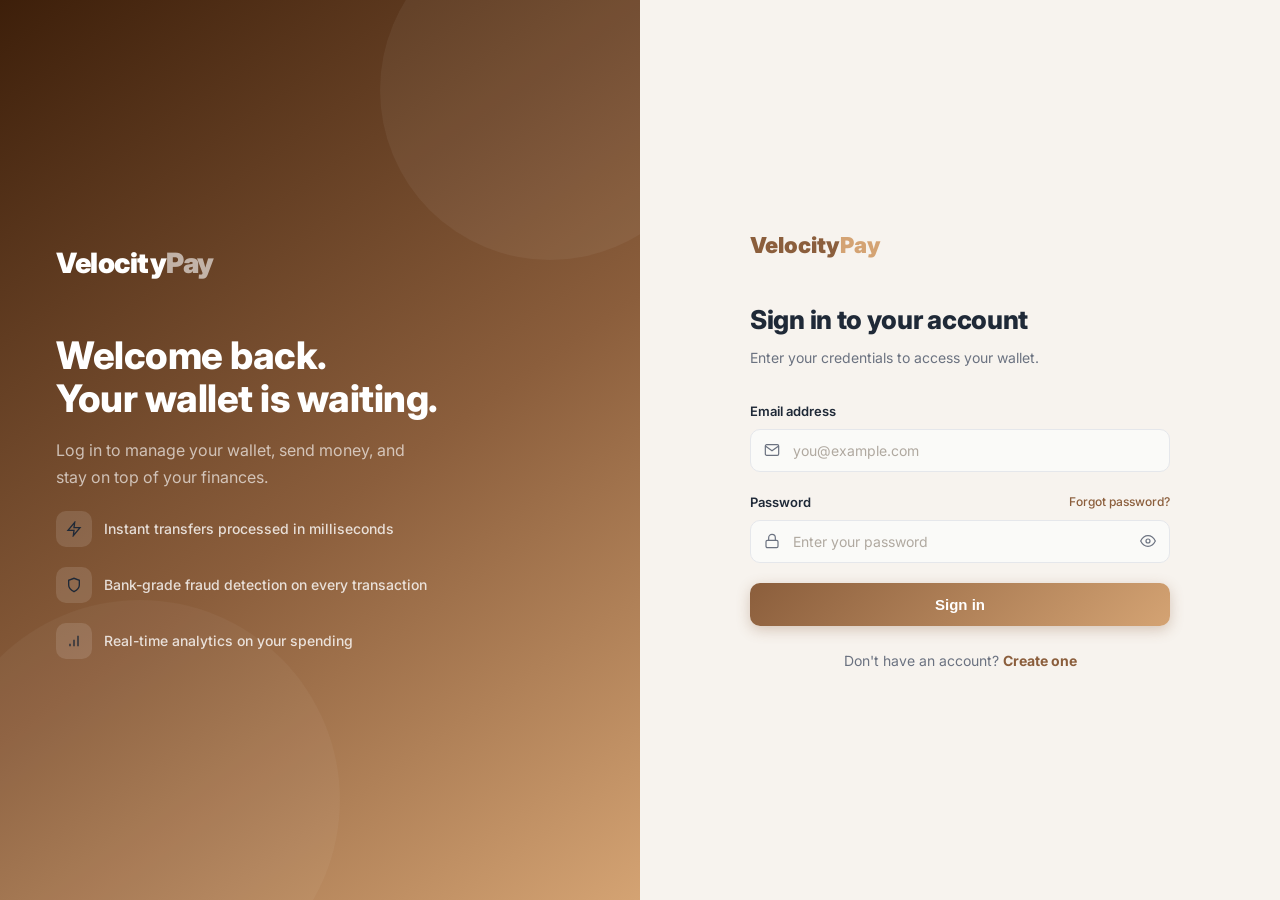
<file: web/pages/login.html>
<!DOCTYPE html>
<html lang="en">
<head>
  <meta charset="UTF-8"/>
  <meta name="viewport" content="width=device-width, initial-scale=1.0"/>
  <title>Sign In — VelocityPay</title>
  <link href="https://fonts.googleapis.com/css2?family=Inter:wght@400;500;600;700;800;900&display=swap" rel="stylesheet"/>
  <link href="../static/css/velocitypay.css" rel="stylesheet"/>
</head>
<body style="background:var(--bg)">
<div class="auth-root">

  <!-- Left visual panel -->
  <div class="auth-visual">
    <div class="auth-visual-inner">
      <div class="auth-brand">Velocity<span>Pay</span></div>
      <div class="auth-tagline">Welcome back.<br/>Your wallet is waiting.</div>
      <p class="auth-sub">Log in to manage your wallet, send money, and stay on top of your finances.</p>
      <div class="auth-feature">
        <div class="auth-feature-icon"><svg xmlns="http://www.w3.org/2000/svg" width="16" height="16" viewBox="0 0 24 24" fill="none" stroke="currentColor" stroke-width="2"><polygon points="13 2 3 14 12 14 11 22 21 10 12 10 13 2"/></svg></div>
        <span class="auth-feature-text">Instant transfers processed in milliseconds</span>
      </div>
      <div class="auth-feature">
        <div class="auth-feature-icon"><svg xmlns="http://www.w3.org/2000/svg" width="16" height="16" viewBox="0 0 24 24" fill="none" stroke="currentColor" stroke-width="2"><path d="M12 22s8-4 8-10V5l-8-3-8 3v7c0 6 8 10 8 10z"/></svg></div>
        <span class="auth-feature-text">Bank-grade fraud detection on every transaction</span>
      </div>
      <div class="auth-feature">
        <div class="auth-feature-icon"><svg xmlns="http://www.w3.org/2000/svg" width="16" height="16" viewBox="0 0 24 24" fill="none" stroke="currentColor" stroke-width="2"><line x1="12" y1="20" x2="12" y2="10"/><line x1="18" y1="20" x2="18" y2="4"/><line x1="6" y1="20" x2="6" y2="16"/></svg></div>
        <span class="auth-feature-text">Real-time analytics on your spending</span>
      </div>
    </div>
  </div>

  <!-- Right form panel -->
  <div class="auth-panel">
    <div class="auth-form-box">
      <div class="auth-form-logo">Velocity<span>Pay</span></div>
      <div class="auth-title">Sign in to your account</div>
      <p class="auth-desc">Enter your credentials to access your wallet.</p>

      <form id="loginForm" novalidate>
        <div class="form-group">
          <label class="form-label">Email address</label>
          <div class="input-wrap">
            <svg xmlns="http://www.w3.org/2000/svg" width="16" height="16" viewBox="0 0 24 24" fill="none" stroke="currentColor" stroke-width="1.8"><path d="M4 4h16c1.1 0 2 .9 2 2v12c0 1.1-.9 2-2 2H4c-1.1 0-2-.9-2-2V6c0-1.1.9-2 2-2z"/><polyline points="22,6 12,13 2,6"/></svg>
            <input type="email" id="email" placeholder="you@example.com" autocomplete="email" required/>
          </div>
        </div>
        <div class="form-group">
          <label class="form-label label-row">
            Password
            <a href="forgot-password.html" class="label-row-link">Forgot password?</a>
          </label>
          <div class="input-wrap pwd-wrap" style="position:relative;overflow:hidden">
            <svg xmlns="http://www.w3.org/2000/svg" width="16" height="16" viewBox="0 0 24 24" fill="none" stroke="currentColor" stroke-width="1.8"><rect x="3" y="11" width="18" height="11" rx="2"/><path d="M7 11V7a5 5 0 0 1 10 0v4"/></svg>
            <input type="password" id="password" placeholder="Enter your password" autocomplete="current-password" required/>
            <button type="button" id="togglePwd" onclick="togglePassword('password','togglePwd')" class="pwd-toggle">
              <svg xmlns="http://www.w3.org/2000/svg" width="16" height="16" viewBox="0 0 24 24" fill="none" stroke="currentColor" stroke-width="1.8"><path d="M1 12s4-8 11-8 11 8 11 8-4 8-11 8-11-8-11-8z"/><circle cx="12" cy="12" r="3"/></svg>
            </button>
          </div>
        </div>
        <div class="form-error" id="errMsg"></div>
        <button type="submit" class="btn-primary btn-full" id="submitBtn">Sign in</button>
      </form>

      <p style="text-align:center;margin-top:24px;font-size:14px;color:var(--sub)">
        Don't have an account? <a href="register.html" style="font-weight:700;color:var(--primary)">Create one</a>
      </p>
    </div>
  </div>
</div>

<script src="../static/js/api.js"></script>
<script src="../static/js/utils.js"></script>
<script>
if (Api.getToken()) window.location.href = 'dashboard.html';

function togglePassword(inputId, btnId) {
  const input = document.getElementById(inputId);
  const isHidden = input.type === 'password';
  input.type = isHidden ? 'text' : 'password';
  document.getElementById(btnId).querySelector('svg').style.opacity = isHidden ? '1' : '.4';
}

// Show session expired message if redirected from expired token
if (new URLSearchParams(window.location.search).get('session') === 'expired') {
  const err = document.getElementById('errMsg');
  err.textContent = 'Your session expired. Please sign in again.';
  err.classList.add('show');
}

document.getElementById('loginForm').addEventListener('submit', async e => {
  e.preventDefault();
  const btn = document.getElementById('submitBtn');
  const err = document.getElementById('errMsg');
  err.classList.remove('show');

  const email    = document.getElementById('email').value.trim();
  const password = document.getElementById('password').value;
  if (!email || !password) { err.textContent = 'Please fill in all fields.'; err.classList.add('show'); return; }

  showLoader(btn);
  try {
    await Api.login(email, password);
    window.location.href = 'dashboard.html';
  } catch(e) {
    err.textContent = e.message;
    err.classList.add('show');
  } finally { hideLoader(btn); }
});
</script>
</body>
</html>
</file>
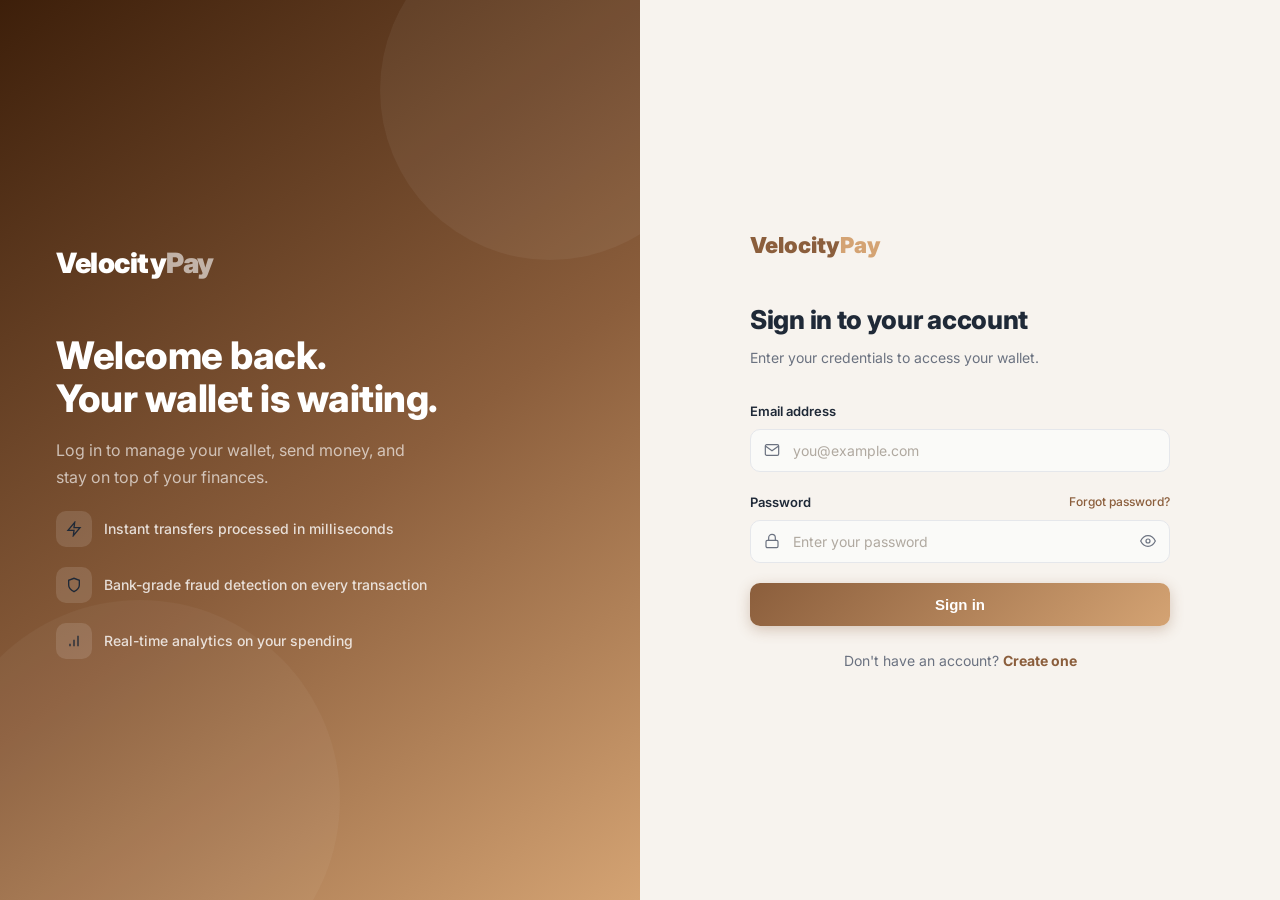
<file: web/pages/notifications.html>
<!DOCTYPE html>
<html lang="en">
<head>
  <meta charset="UTF-8"/><meta name="viewport" content="width=device-width, initial-scale=1.0"/>
  <title>Notifications — VelocityPay</title>
  <link href="https://fonts.googleapis.com/css2?family=Inter:wght@400;500;600;700;800;900&display=swap" rel="stylesheet"/>
  <link href="../static/css/velocitypay.css" rel="stylesheet"/>
</head>
<body>
<div class="app-root">
<aside class="sidebar" id="sidebar">
  <div class="sidebar-brand">Velocity<em>Pay</em></div>
  <nav class="sidebar-nav">
    <a class="nav-link" href="dashboard.html"><svg xmlns="http://www.w3.org/2000/svg" width="18" height="18" viewBox="0 0 24 24" fill="none" stroke="currentColor" stroke-width="1.8"><rect x="3" y="3" width="7" height="7"/><rect x="14" y="3" width="7" height="7"/><rect x="14" y="14" width="7" height="7"/><rect x="3" y="14" width="7" height="7"/></svg>Dashboard</a>
    <a class="nav-link" href="wallet.html"><svg xmlns="http://www.w3.org/2000/svg" width="18" height="18" viewBox="0 0 24 24" fill="none" stroke="currentColor" stroke-width="1.8"><rect x="2" y="7" width="20" height="14" rx="2"/><path d="M16 7V5a2 2 0 0 0-2-2h-4a2 2 0 0 0-2 2v2"/><circle cx="12" cy="14" r="2"/></svg>Wallet</a>
    <a class="nav-link" href="send.html"><svg xmlns="http://www.w3.org/2000/svg" width="18" height="18" viewBox="0 0 24 24" fill="none" stroke="currentColor" stroke-width="1.8"><line x1="22" y1="2" x2="11" y2="13"/><polygon points="22 2 15 22 11 13 2 9 22 2"/></svg>Send Money</a>
    <a class="nav-link" href="transactions.html"><svg xmlns="http://www.w3.org/2000/svg" width="18" height="18" viewBox="0 0 24 24" fill="none" stroke="currentColor" stroke-width="1.8"><polyline points="12 8 12 12 14 14"/><path d="M3.05 11a9 9 0 1 0 .5-4.5"/><polyline points="3 3 3 11 11 11"/></svg>Transactions</a>
    <a class="nav-link active" href="notifications.html"><svg xmlns="http://www.w3.org/2000/svg" width="18" height="18" viewBox="0 0 24 24" fill="none" stroke="currentColor" stroke-width="1.8"><path d="M18 8A6 6 0 0 0 6 8c0 7-3 9-3 9h18s-3-2-3-9"/><path d="M13.73 21a2 2 0 0 1-3.46 0"/></svg>Notifications</a>
    <a class="nav-link" href="analytics.html"><svg xmlns="http://www.w3.org/2000/svg" width="18" height="18" viewBox="0 0 24 24" fill="none" stroke="currentColor" stroke-width="1.8"><line x1="12" y1="20" x2="12" y2="10"/><line x1="18" y1="20" x2="18" y2="4"/><line x1="6" y1="20" x2="6" y2="16"/></svg>Analytics</a>
    <a class="nav-link" href="profile.html"><svg xmlns="http://www.w3.org/2000/svg" width="18" height="18" viewBox="0 0 24 24" fill="none" stroke="currentColor" stroke-width="1.8"><path d="M20 21v-2a4 4 0 0 0-4-4H8a4 4 0 0 0-4 4v2"/><circle cx="12" cy="7" r="4"/></svg>Profile</a>
  </nav>
  <div class="sidebar-footer"><div class="sidebar-user"><div class="sidebar-avatar" data-user-avatar></div><div><div class="sidebar-user-name" data-user-name></div></div></div><a href="#" onclick="Api.logout()" class="sidebar-signout"><svg xmlns="http://www.w3.org/2000/svg" width="14" height="14" viewBox="0 0 24 24" fill="none" stroke="currentColor" stroke-width="2"><path d="M9 21H5a2 2 0 0 1-2-2V5a2 2 0 0 1 2-2h4"/><polyline points="16 17 21 12 16 7"/><line x1="21" y1="12" x2="9" y2="12"/></svg>Sign out</a></div>
</aside>
<div class="sidebar-overlay" id="sidebarOverlay"></div>
<div class="main">
  <header class="topbar">
    <div class="topbar-left"><button class="hamburger" id="hamburger"><svg xmlns="http://www.w3.org/2000/svg" width="22" height="22" viewBox="0 0 24 24" fill="none" stroke="currentColor" stroke-width="2"><line x1="3" y1="12" x2="21" y2="12"/><line x1="3" y1="6" x2="21" y2="6"/><line x1="3" y1="18" x2="21" y2="18"/></svg></button><span class="topbar-title">Notifications</span></div>
    <div class="topbar-right">
      <button class="btn-ghost btn-sm" id="markAllBtn" onclick="markAll()">Mark all read</button>
      <div class="top-avatar" data-user-avatar onclick="location.href='profile.html'"></div>
    </div>
  </header>
  <main class="page">
    <div class="notifications-wrap">
      <div class="notifications-header-row">
        <div class="unread-summary"><span id="unreadCount" class="unread-count-badge">0</span>unread</div>
      </div>
      <div class="card"><div class="card-body" id="notifList" style="padding-top:8px;padding-bottom:8px"><div class="notif-list-loading">Loading…</div></div></div>
    </div>
  </main>
</div>
</div>

<script src="../static/js/api.js"></script>
<script src="../static/js/utils.js"></script>
<script>
if (!Api.requireAuth()) {}

const typeConfig = {
  transaction_sent:     { bg:'rgba(192,57,43,.1)',  color:'#C0392B', icon:'<svg xmlns="http://www.w3.org/2000/svg" width="16" height="16" viewBox="0 0 24 24" fill="none" stroke="currentColor" stroke-width="2"><line x1="7" y1="17" x2="17" y2="7"/><polyline points="7 7 17 7 17 17"/></svg>' },
  transaction_received: { bg:'rgba(45,106,79,.1)',  color:'#2D6A4F', icon:'<svg xmlns="http://www.w3.org/2000/svg" width="16" height="16" viewBox="0 0 24 24" fill="none" stroke="currentColor" stroke-width="2"><line x1="17" y1="7" x2="7" y2="17"/><polyline points="17 17 7 17 7 7"/></svg>' },
  transaction_failed:   { bg:'rgba(192,57,43,.1)',  color:'#C0392B', icon:'<svg xmlns="http://www.w3.org/2000/svg" width="16" height="16" viewBox="0 0 24 24" fill="none" stroke="currentColor" stroke-width="2"><circle cx="12" cy="12" r="10"/><line x1="15" y1="9" x2="9" y2="15"/><line x1="9" y1="9" x2="15" y2="15"/></svg>' },
  refund_requested:     { bg:'rgba(183,121,31,.1)', color:'#B7791F', icon:'<svg xmlns="http://www.w3.org/2000/svg" width="16" height="16" viewBox="0 0 24 24" fill="none" stroke="currentColor" stroke-width="2"><polyline points="23 4 23 10 17 10"/><path d="M20.49 15a9 9 0 1 1-2.12-9.36L23 10"/></svg>' },
  refund_completed:     { bg:'rgba(45,106,79,.1)',  color:'#2D6A4F', icon:'<svg xmlns="http://www.w3.org/2000/svg" width="16" height="16" viewBox="0 0 24 24" fill="none" stroke="currentColor" stroke-width="2"><path d="M22 11.08V12a10 10 0 1 1-5.93-9.14"/><polyline points="22 4 12 14.01 9 11.01"/></svg>' },
  wallet_created:       { bg:'rgba(139,94,60,.1)',  color:'#8B5E3C', icon:'<svg xmlns="http://www.w3.org/2000/svg" width="16" height="16" viewBox="0 0 24 24" fill="none" stroke="currentColor" stroke-width="2"><rect x="2" y="7" width="20" height="14" rx="2"/><path d="M16 7V5a2 2 0 0 0-2-2h-4a2 2 0 0 0-2 2v2"/></svg>' },
  user_welcome:         { bg:'rgba(139,94,60,.1)',  color:'#8B5E3C', icon:'<svg xmlns="http://www.w3.org/2000/svg" width="16" height="16" viewBox="0 0 24 24" fill="none" stroke="currentColor" stroke-width="2"><polygon points="13 2 3 14 12 14 11 22 21 10 12 10 13 2"/></svg>' },
};

async function load() {
  const container = document.getElementById('notifList');
  try {
    const data = await Api.getNotifications();
    document.getElementById('unreadCount').textContent = data.unread_count || 0;
    const notifs = data.notifications || [];
    if (!notifs.length) { container.innerHTML = '<div class="notif-list-empty">No notifications yet</div>'; return; }
    container.innerHTML = notifs.map(n => {
      const cfg = typeConfig[n.type] || { bg:'rgba(139,94,60,.1)', color:'#8B5E3C', icon:'' };
      return `<div class="notif-item${!n.is_read?' notif-unread-bg':''}">
        <div class="notif-icon-wrap" style="background:${cfg.bg};color:${cfg.color}">${cfg.icon}</div>
        <div class="notif-content">
          <div class="notif-title">${n.title}${!n.is_read?` <span class="notif-unread-dot-inline"></span>`:''}</div>
          <div class="notif-msg">${n.message}</div>
          <div class="notif-time">${timeAgo(n.created_at)}</div>
        </div>
        ${!n.is_read?`<button onclick="markOne('${n.id}')" class="notif-mark-read-btn">Mark read</button>`:''}
      </div>`;
    }).join('');
  } catch(e) { container.innerHTML = '<div class="notif-list-empty">No notifications yet</div>'; }
}

async function markOne(id) { try { await Api.markRead(id); load(); } catch { /* silent */ } }

async function markAll() {
  const btn = document.getElementById('markAllBtn');
  showLoader(btn);
  try { await Api.markAllRead(); showToast('All notifications marked as read','success'); load(); }
  catch { /* fail silently */ } finally { hideLoader(btn); }
}
load();
</script>
</body>
</html>
</file>
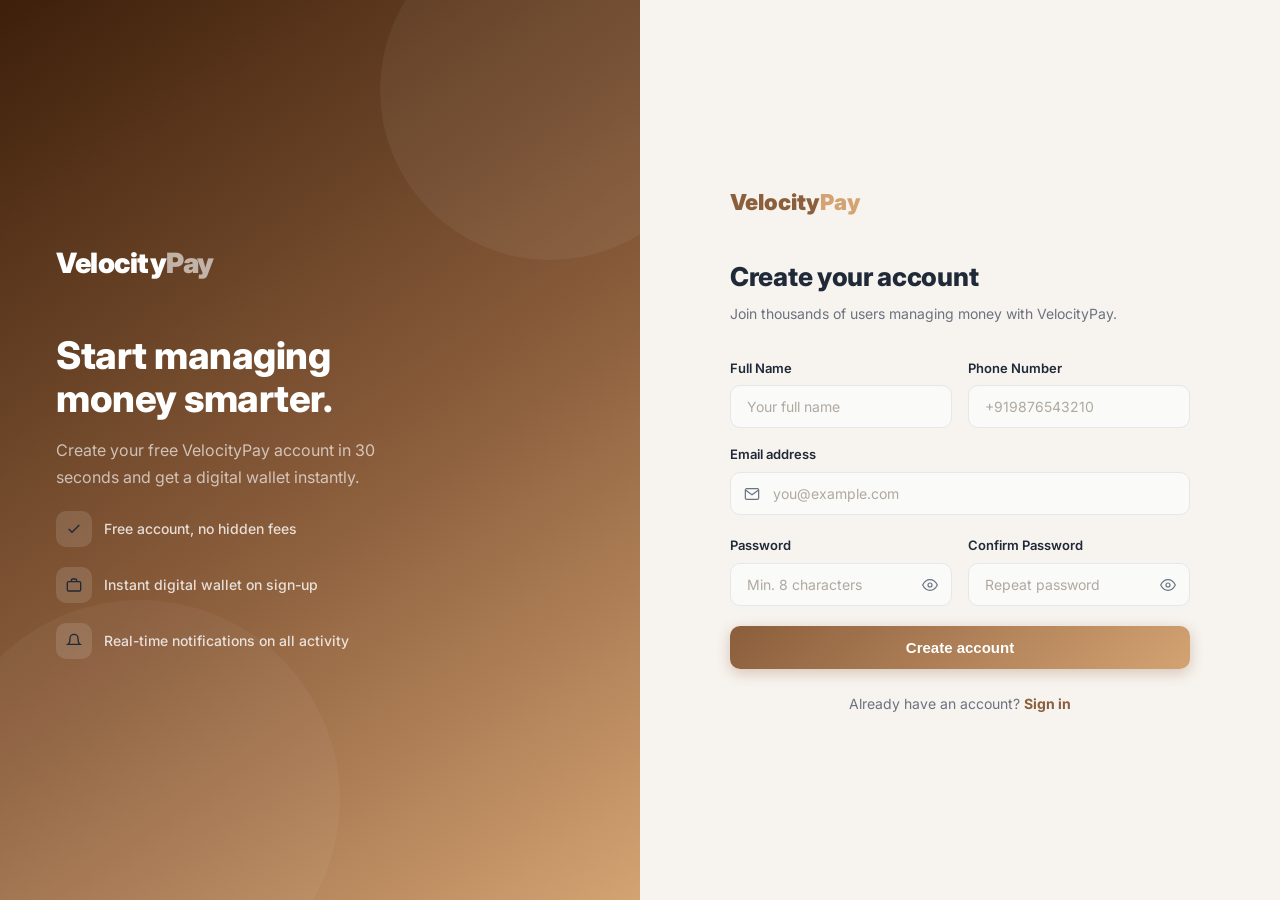
<file: web/pages/register.html>
<!DOCTYPE html>
<html lang="en">
<head>
  <meta charset="UTF-8"/>
  <meta name="viewport" content="width=device-width, initial-scale=1.0"/>
  <title>Create Account — VelocityPay</title>
  <link href="https://fonts.googleapis.com/css2?family=Inter:wght@400;500;600;700;800;900&display=swap" rel="stylesheet"/>
  <link href="../static/css/velocitypay.css" rel="stylesheet"/>
</head>
<body style="background:var(--bg)">
<div class="auth-root">
  <div class="auth-visual">
    <div class="auth-visual-inner">
      <div class="auth-brand">Velocity<span>Pay</span></div>
      <div class="auth-tagline">Start managing<br/>money smarter.</div>
      <p class="auth-sub">Create your free VelocityPay account in 30 seconds and get a digital wallet instantly.</p>
      <div class="auth-feature"><div class="auth-feature-icon"><svg xmlns="http://www.w3.org/2000/svg" width="16" height="16" viewBox="0 0 24 24" fill="none" stroke="currentColor" stroke-width="2"><polyline points="20 6 9 17 4 12"/></svg></div><span class="auth-feature-text">Free account, no hidden fees</span></div>
      <div class="auth-feature"><div class="auth-feature-icon"><svg xmlns="http://www.w3.org/2000/svg" width="16" height="16" viewBox="0 0 24 24" fill="none" stroke="currentColor" stroke-width="2"><rect x="2" y="7" width="20" height="14" rx="2"/><path d="M16 7V5a2 2 0 0 0-2-2h-4a2 2 0 0 0-2 2v2"/></svg></div><span class="auth-feature-text">Instant digital wallet on sign-up</span></div>
      <div class="auth-feature"><div class="auth-feature-icon"><svg xmlns="http://www.w3.org/2000/svg" width="16" height="16" viewBox="0 0 24 24" fill="none" stroke="currentColor" stroke-width="2"><path d="M18 8A6 6 0 0 0 6 8c0 7-3 9-3 9h18s-3-2-3-9"/></svg></div><span class="auth-feature-text">Real-time notifications on all activity</span></div>
    </div>
  </div>

  <div class="auth-panel">
    <div class="auth-form-box" style="max-width:460px">
      <div class="auth-form-logo">Velocity<span>Pay</span></div>
      <div class="auth-title">Create your account</div>
      <p class="auth-desc">Join thousands of users managing money with VelocityPay.</p>

      <form id="registerForm" novalidate>
        <div class="form-row-2">
          <div class="form-group" style="margin-bottom:0">
            <label class="form-label">Full Name</label>
            <input type="text" id="name" placeholder="Your full name" required/>
          </div>
          <div class="form-group" style="margin-bottom:0">
            <label class="form-label">Phone Number</label>
            <input type="tel" id="phone" placeholder="+919876543210" required/>
          </div>
        </div>
        <div class="form-group" style="margin-top:16px">
          <label class="form-label">Email address</label>
          <div class="input-wrap">
            <svg xmlns="http://www.w3.org/2000/svg" width="16" height="16" viewBox="0 0 24 24" fill="none" stroke="currentColor" stroke-width="1.8"><path d="M4 4h16c1.1 0 2 .9 2 2v12c0 1.1-.9 2-2 2H4c-1.1 0-2-.9-2-2V6c0-1.1.9-2 2-2z"/><polyline points="22,6 12,13 2,6"/></svg>
            <input type="email" id="email" placeholder="you@example.com" autocomplete="email" required/>
          </div>
        </div>
        <div class="form-row-2">
          <div class="form-group" style="margin-bottom:0">
            <label class="form-label">Password</label>
            <div class="pwd-wrap">
              <input type="password" id="password" placeholder="Min. 8 characters" required/>
              <button type="button" onclick="togglePassword('password',this)" class="pwd-toggle">
                <svg xmlns="http://www.w3.org/2000/svg" width="16" height="16" viewBox="0 0 24 24" fill="none" stroke="currentColor" stroke-width="1.8"><path d="M1 12s4-8 11-8 11 8 11 8-4 8-11 8-11-8-11-8z"/><circle cx="12" cy="12" r="3"/></svg>
              </button>
            </div>
          </div>
          <div class="form-group" style="margin-bottom:0">
            <label class="form-label">Confirm Password</label>
            <div class="pwd-wrap">
              <input type="password" id="confirmPwd" placeholder="Repeat password" required/>
              <button type="button" onclick="togglePassword('confirmPwd',this)" class="pwd-toggle">
                <svg xmlns="http://www.w3.org/2000/svg" width="16" height="16" viewBox="0 0 24 24" fill="none" stroke="currentColor" stroke-width="1.8"><path d="M1 12s4-8 11-8 11 8 11 8-4 8-11 8-11-8-11-8z"/><circle cx="12" cy="12" r="3"/></svg>
              </button>
            </div>
          </div>
        </div>
        <div class="form-error" id="errMsg" style="margin-top:16px"></div>
        <button type="submit" class="btn-primary btn-full" id="submitBtn" style="margin-top:20px">Create account</button>
      </form>

      <p style="text-align:center;margin-top:24px;font-size:14px;color:var(--sub)">
        Already have an account? <a href="login.html" style="font-weight:700;color:var(--primary)">Sign in</a>
      </p>
    </div>
  </div>
</div>

<script src="../static/js/api.js"></script>
<script src="../static/js/utils.js"></script>
<script>
if (Api.getToken()) window.location.href = 'dashboard.html';

function togglePassword(inputId, btn) {
  const input = document.getElementById(inputId);
  const isHidden = input.type === 'password';
  input.type = isHidden ? 'text' : 'password';
  btn.querySelector('svg').style.opacity = isHidden ? '1' : '.35';
}

document.getElementById('registerForm').addEventListener('submit', async e => {
  e.preventDefault();
  const btn = document.getElementById('submitBtn');
  const err = document.getElementById('errMsg');
  err.classList.remove('show');

  const name    = document.getElementById('name').value.trim();
  const phone   = document.getElementById('phone').value.trim();
  const email   = document.getElementById('email').value.trim();
  const pwd     = document.getElementById('password').value;
  const confirm = document.getElementById('confirmPwd').value;

  if (!name||!phone||!email||!pwd) { err.textContent='All fields are required.'; err.classList.add('show'); return; }
  if (pwd.length < 8) { err.textContent='Password must be at least 8 characters.'; err.classList.add('show'); return; }
  if (pwd !== confirm) { err.textContent='Passwords do not match.'; err.classList.add('show'); return; }

  showLoader(btn);
  try {
    await Api.register({ name, phone_number: phone, email, password: pwd });
    showToast('Account created! Redirecting…', 'success');
    setTimeout(() => window.location.href = 'dashboard.html', 1000);
  } catch(e) {
    err.textContent = e.message;
    err.classList.add('show');
  } finally { hideLoader(btn); }
});
</script>
</body>
</html>
</file>
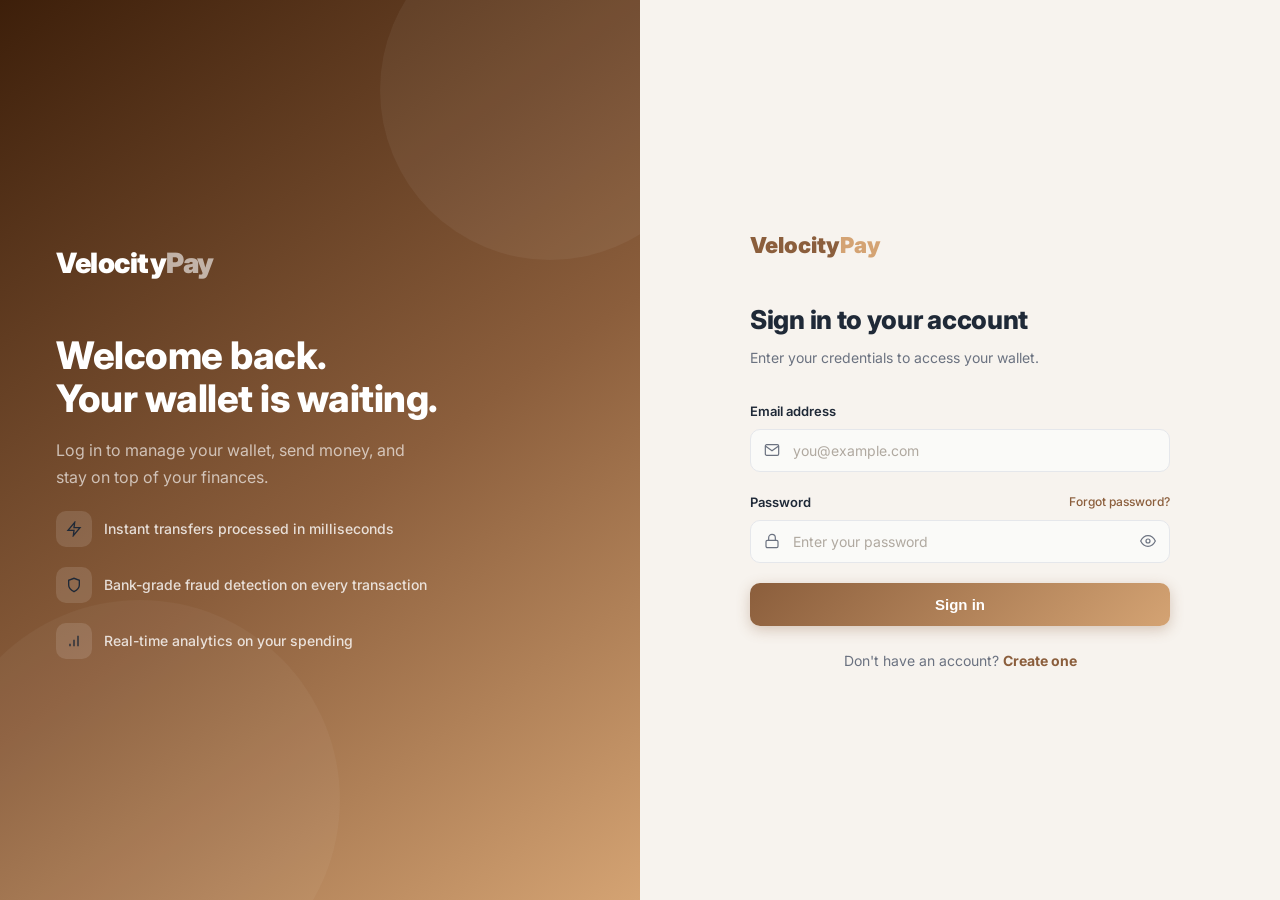
<file: web/pages/send.html>
<!DOCTYPE html>
<html lang="en">
<head>
  <meta charset="UTF-8"/><meta name="viewport" content="width=device-width, initial-scale=1.0"/>
  <title>Send Money — VelocityPay</title>
  <link href="https://fonts.googleapis.com/css2?family=Inter:wght@400;500;600;700;800;900&display=swap" rel="stylesheet"/>
  <link href="../static/css/velocitypay.css" rel="stylesheet"/>
</head>
<body>
<div class="app-root">
<aside class="sidebar" id="sidebar">
  <div class="sidebar-brand">Velocity<em>Pay</em></div>
  <nav class="sidebar-nav">
    <a class="nav-link" href="dashboard.html"><svg xmlns="http://www.w3.org/2000/svg" width="18" height="18" viewBox="0 0 24 24" fill="none" stroke="currentColor" stroke-width="1.8"><rect x="3" y="3" width="7" height="7"/><rect x="14" y="3" width="7" height="7"/><rect x="14" y="14" width="7" height="7"/><rect x="3" y="14" width="7" height="7"/></svg>Dashboard</a>
    <a class="nav-link" href="wallet.html"><svg xmlns="http://www.w3.org/2000/svg" width="18" height="18" viewBox="0 0 24 24" fill="none" stroke="currentColor" stroke-width="1.8"><rect x="2" y="7" width="20" height="14" rx="2"/><path d="M16 7V5a2 2 0 0 0-2-2h-4a2 2 0 0 0-2 2v2"/><circle cx="12" cy="14" r="2"/></svg>Wallet</a>
    <a class="nav-link active" href="send.html"><svg xmlns="http://www.w3.org/2000/svg" width="18" height="18" viewBox="0 0 24 24" fill="none" stroke="currentColor" stroke-width="1.8"><line x1="22" y1="2" x2="11" y2="13"/><polygon points="22 2 15 22 11 13 2 9 22 2"/></svg>Send Money</a>
    <a class="nav-link" href="transactions.html"><svg xmlns="http://www.w3.org/2000/svg" width="18" height="18" viewBox="0 0 24 24" fill="none" stroke="currentColor" stroke-width="1.8"><polyline points="12 8 12 12 14 14"/><path d="M3.05 11a9 9 0 1 0 .5-4.5"/><polyline points="3 3 3 11 11 11"/></svg>Transactions</a>
    <a class="nav-link" href="notifications.html"><svg xmlns="http://www.w3.org/2000/svg" width="18" height="18" viewBox="0 0 24 24" fill="none" stroke="currentColor" stroke-width="1.8"><path d="M18 8A6 6 0 0 0 6 8c0 7-3 9-3 9h18s-3-2-3-9"/><path d="M13.73 21a2 2 0 0 1-3.46 0"/></svg>Notifications</a>
    <a class="nav-link" href="analytics.html"><svg xmlns="http://www.w3.org/2000/svg" width="18" height="18" viewBox="0 0 24 24" fill="none" stroke="currentColor" stroke-width="1.8"><line x1="12" y1="20" x2="12" y2="10"/><line x1="18" y1="20" x2="18" y2="4"/><line x1="6" y1="20" x2="6" y2="16"/></svg>Analytics</a>
    <a class="nav-link" href="profile.html"><svg xmlns="http://www.w3.org/2000/svg" width="18" height="18" viewBox="0 0 24 24" fill="none" stroke="currentColor" stroke-width="1.8"><path d="M20 21v-2a4 4 0 0 0-4-4H8a4 4 0 0 0-4 4v2"/><circle cx="12" cy="7" r="4"/></svg>Profile</a>
  </nav>
  <div class="sidebar-footer"><div class="sidebar-user"><div class="sidebar-avatar" data-user-avatar></div><div><div class="sidebar-user-name" data-user-name></div></div></div><a href="#" onclick="Api.logout()" class="sidebar-signout"><svg xmlns="http://www.w3.org/2000/svg" width="14" height="14" viewBox="0 0 24 24" fill="none" stroke="currentColor" stroke-width="2"><path d="M9 21H5a2 2 0 0 1-2-2V5a2 2 0 0 1 2-2h4"/><polyline points="16 17 21 12 16 7"/><line x1="21" y1="12" x2="9" y2="12"/></svg>Sign out</a></div>
</aside>
<div class="sidebar-overlay" id="sidebarOverlay"></div>

<div class="main">
  <header class="topbar">
    <div class="topbar-left"><button class="hamburger" id="hamburger"><svg xmlns="http://www.w3.org/2000/svg" width="22" height="22" viewBox="0 0 24 24" fill="none" stroke="currentColor" stroke-width="2"><line x1="3" y1="12" x2="21" y2="12"/><line x1="3" y1="6" x2="21" y2="6"/><line x1="3" y1="18" x2="21" y2="18"/></svg></button><span class="topbar-title">Send Money</span></div>
    <div class="topbar-right"><div class="top-avatar" data-user-avatar onclick="location.href='profile.html'"></div></div>
  </header>
  <main class="page">
    <div class="send-form-wrap">
      <!-- Balance chip -->
      <div class="balance-chip">
        <span class="balance-chip-label">Available balance</span>
        <span class="balance-chip-value" id="availBalance">Loading…</span>
      </div>

      <div class="card">
        <div class="card-header">Transfer Details</div>
        <div class="card-body">
          <form id="sendForm" novalidate>
            <div class="form-group">
              <label class="form-label">Recipient Wallet Number</label>
              <div class="input-wrap">
                <svg xmlns="http://www.w3.org/2000/svg" width="16" height="16" viewBox="0 0 24 24" fill="none" stroke="currentColor" stroke-width="1.8"><rect x="2" y="7" width="20" height="14" rx="2"/><path d="M16 7V5a2 2 0 0 0-2-2h-4a2 2 0 0 0-2 2v2"/></svg>
                <input type="text" id="walletNum" placeholder="e.g. VPY123456789" required/>
              </div>
              <div class="send-field-hint">Ask your recipient for their VelocityPay wallet number.</div>
            </div>
            <div class="form-group">
              <label class="form-label">Amount</label>
              <div class="input-wrap">
                <span style="position:absolute;left:14px;top:50%;transform:translateY(-50%);font-size:15px;font-weight:700;color:var(--sub);pointer-events:none">₹</span>
                <input type="number" id="amount" placeholder="0.00" min="1" step="0.01" required/>
              </div>
              <div class="quick-amount-row">
                <button type="button" onclick="document.getElementById('amount').value=100" class="quick-amount-btn">₹100</button>
                <button type="button" onclick="document.getElementById('amount').value=500" class="quick-amount-btn">₹500</button>
                <button type="button" onclick="document.getElementById('amount').value=1000" class="quick-amount-btn">₹1,000</button>
                <button type="button" onclick="document.getElementById('amount').value=5000" class="quick-amount-btn">₹5,000</button>
              </div>
            </div>
            <div class="form-group">
              <label class="form-label">Notes <span class="optional-label">(optional)</span></label>
              <textarea id="notes" rows="2" placeholder="What's this for?"></textarea>
            </div>
            <div class="form-error" id="sendErr"></div>
            <button type="submit" class="btn-primary btn-full" id="sendBtn">Send Money</button>
          </form>
        </div>
      </div>
    </div>
  </main>
</div>

<!-- Success modal -->
<div class="modal-overlay" id="successModal">
  <div class="modal-box" style="text-align:center">
    <div class="success-icon-wrap"><svg xmlns="http://www.w3.org/2000/svg" width="32" height="32" viewBox="0 0 24 24" fill="none" stroke="currentColor" stroke-width="2"><path d="M22 11.08V12a10 10 0 1 1-5.93-9.14"/><polyline points="22 4 12 14.01 9 11.01"/></svg></div>
    <div class="modal-title">Transfer Successful</div>
    <p class="modal-desc">Your money has been sent.</p>
    <div class="success-receipt">
      <div class="receipt-row"><span class="receipt-label">Amount</span><span class="receipt-value" id="succAmt"></span></div>
      <div class="receipt-row"><span class="receipt-label">Recipient</span><span class="receipt-value-sm" id="succWallet"></span></div>
    </div>
    <div class="modal-actions-row">
      <button class="btn-ghost" onclick="location.href='transactions.html'">View History</button>
      <button class="btn-primary" onclick="closeSuccess()">Send Again</button>
    </div>
  </div>
</div>
</div>

<script src="../static/js/api.js"></script>
<script src="../static/js/utils.js"></script>
<script>
if (!Api.requireAuth()) {}
Api.getBalance().then(w => document.getElementById('availBalance').textContent = formatMoney(w.balance, w.currency||'INR')).catch(() => {});

document.getElementById('sendForm').addEventListener('submit', async e => {
  e.preventDefault();
  const btn = document.getElementById('sendBtn');
  const err = document.getElementById('sendErr');
  err.classList.remove('show');
  const wn = document.getElementById('walletNum').value.trim();
  const am = parseFloat(document.getElementById('amount').value);
  const notes = document.getElementById('notes').value.trim();
  if (!wn) { err.textContent='Wallet number is required.'; err.classList.add('show'); return; }
  if (!am||am<=0) { err.textContent='Enter a valid amount.'; err.classList.add('show'); return; }
  showLoader(btn);
  try {
    await Api.transfer({ receiver_wallet_number: wn, amount: am, notes: notes||undefined, idempotency_key: crypto.randomUUID() });
    document.getElementById('succAmt').textContent = formatMoney(am);
    document.getElementById('succWallet').textContent = wn;
    document.getElementById('successModal').classList.add('open');
    Api.getBalance().then(w => document.getElementById('availBalance').textContent = formatMoney(w.balance, w.currency||'INR')).catch(()=>{});
  } catch(e) { err.textContent=e.message; err.classList.add('show'); } finally { hideLoader(btn); }
});

function closeSuccess() {
  document.getElementById('successModal').classList.remove('open');
  document.getElementById('sendForm').reset();
}
</script>
</body>
</html>
</file>
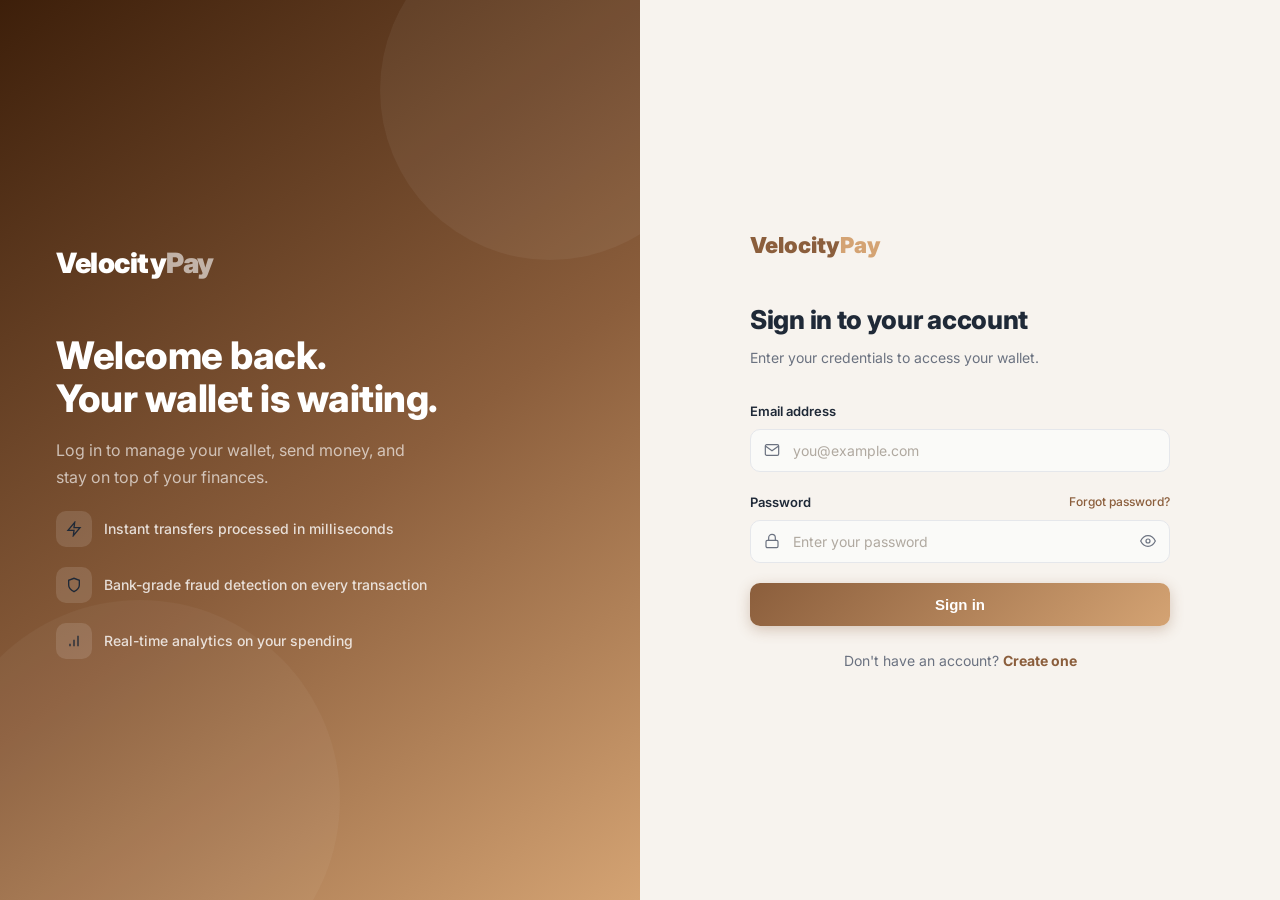
<file: web/pages/transactions.html>
<!DOCTYPE html>
<html lang="en">
<head>
  <meta charset="UTF-8"/><meta name="viewport" content="width=device-width, initial-scale=1.0"/>
  <title>Transactions — VelocityPay</title>
  <link href="https://fonts.googleapis.com/css2?family=Inter:wght@400;500;600;700;800;900&display=swap" rel="stylesheet"/>
  <link href="../static/css/velocitypay.css" rel="stylesheet"/>
</head>
<body>
<div class="app-root">
<aside class="sidebar" id="sidebar">
  <div class="sidebar-brand">Velocity<em>Pay</em></div>
  <nav class="sidebar-nav">
    <a class="nav-link" href="dashboard.html"><svg xmlns="http://www.w3.org/2000/svg" width="18" height="18" viewBox="0 0 24 24" fill="none" stroke="currentColor" stroke-width="1.8"><rect x="3" y="3" width="7" height="7"/><rect x="14" y="3" width="7" height="7"/><rect x="14" y="14" width="7" height="7"/><rect x="3" y="14" width="7" height="7"/></svg>Dashboard</a>
    <a class="nav-link" href="wallet.html"><svg xmlns="http://www.w3.org/2000/svg" width="18" height="18" viewBox="0 0 24 24" fill="none" stroke="currentColor" stroke-width="1.8"><rect x="2" y="7" width="20" height="14" rx="2"/><path d="M16 7V5a2 2 0 0 0-2-2h-4a2 2 0 0 0-2 2v2"/><circle cx="12" cy="14" r="2"/></svg>Wallet</a>
    <a class="nav-link" href="send.html"><svg xmlns="http://www.w3.org/2000/svg" width="18" height="18" viewBox="0 0 24 24" fill="none" stroke="currentColor" stroke-width="1.8"><line x1="22" y1="2" x2="11" y2="13"/><polygon points="22 2 15 22 11 13 2 9 22 2"/></svg>Send Money</a>
    <a class="nav-link active" href="transactions.html"><svg xmlns="http://www.w3.org/2000/svg" width="18" height="18" viewBox="0 0 24 24" fill="none" stroke="currentColor" stroke-width="1.8"><polyline points="12 8 12 12 14 14"/><path d="M3.05 11a9 9 0 1 0 .5-4.5"/><polyline points="3 3 3 11 11 11"/></svg>Transactions</a>
    <a class="nav-link" href="notifications.html"><svg xmlns="http://www.w3.org/2000/svg" width="18" height="18" viewBox="0 0 24 24" fill="none" stroke="currentColor" stroke-width="1.8"><path d="M18 8A6 6 0 0 0 6 8c0 7-3 9-3 9h18s-3-2-3-9"/><path d="M13.73 21a2 2 0 0 1-3.46 0"/></svg>Notifications</a>
    <a class="nav-link" href="analytics.html"><svg xmlns="http://www.w3.org/2000/svg" width="18" height="18" viewBox="0 0 24 24" fill="none" stroke="currentColor" stroke-width="1.8"><line x1="12" y1="20" x2="12" y2="10"/><line x1="18" y1="20" x2="18" y2="4"/><line x1="6" y1="20" x2="6" y2="16"/></svg>Analytics</a>
    <a class="nav-link" href="profile.html"><svg xmlns="http://www.w3.org/2000/svg" width="18" height="18" viewBox="0 0 24 24" fill="none" stroke="currentColor" stroke-width="1.8"><path d="M20 21v-2a4 4 0 0 0-4-4H8a4 4 0 0 0-4 4v2"/><circle cx="12" cy="7" r="4"/></svg>Profile</a>
  </nav>
  <div class="sidebar-footer"><div class="sidebar-user"><div class="sidebar-avatar" data-user-avatar></div><div><div class="sidebar-user-name" data-user-name></div></div></div><a href="#" onclick="Api.logout()" class="sidebar-signout"><svg xmlns="http://www.w3.org/2000/svg" width="14" height="14" viewBox="0 0 24 24" fill="none" stroke="currentColor" stroke-width="2"><path d="M9 21H5a2 2 0 0 1-2-2V5a2 2 0 0 1 2-2h4"/><polyline points="16 17 21 12 16 7"/><line x1="21" y1="12" x2="9" y2="12"/></svg>Sign out</a></div>
</aside>
<div class="sidebar-overlay" id="sidebarOverlay"></div>

<div class="main">
  <header class="topbar">
    <div class="topbar-left"><button class="hamburger" id="hamburger"><svg xmlns="http://www.w3.org/2000/svg" width="22" height="22" viewBox="0 0 24 24" fill="none" stroke="currentColor" stroke-width="2"><line x1="3" y1="12" x2="21" y2="12"/><line x1="3" y1="6" x2="21" y2="6"/><line x1="3" y1="18" x2="21" y2="18"/></svg></button><span class="topbar-title">Transactions</span></div>
    <div class="topbar-right"><div class="top-avatar" data-user-avatar onclick="location.href='profile.html'"></div></div>
  </header>
  <main class="page">
    <!-- Filters -->
    <div class="card" style="margin-bottom:20px">
      <div class="card-body" style="padding-top:18px;padding-bottom:18px">
        <div class="filter-bar">
          <div class="filter-field">
            <label class="form-label">Status</label>
            <select id="fStatus">
              <option value="">All statuses</option>
              <option value="completed">Completed</option>
              <option value="pending">Pending</option>
              <option value="failed">Failed</option>
              <option value="reversed">Reversed</option>
            </select>
          </div>
          <div class="filter-field">
            <label class="form-label">Type</label>
            <select id="fType">
              <option value="">All types</option>
              <option value="transfer">Transfer</option>
              <option value="deposit">Deposit</option>
              <option value="refund">Refund</option>
            </select>
          </div>
          <button class="btn-primary btn-sm" style="height:44px" onclick="loadTxns(1)">Apply Filters</button>
        </div>
      </div>
    </div>

    <div class="card">
        <div class="card-header">Transaction History <span id="txnCount" class="card-header-count"></span></div>
      <div class="overflow-x-scroll">
        <table class="data-table">
          <thead><tr><th>Direction</th><th>Amount</th><th>Status</th><th>Notes</th><th>Date</th><th></th></tr></thead>
          <tbody id="txnBody"><tr><td colspan="6" style="text-align:center;padding:40px;color:var(--sub)">Loading…</td></tr></tbody>
        </table>
      </div>
      <div id="pagination" class="card-footer"></div>
    </div>
  </main>
</div>

<!-- Refund modal -->
<div class="modal-overlay" id="refundModal">
  <div class="modal-box">
    <div class="modal-title">Request a Refund</div>
    <p class="modal-desc">Describe the reason for your refund request (min. 10 characters).</p>
    <input type="hidden" id="rTxnId"/>
    <div class="form-group"><label class="form-label">Refund Amount</label><input type="number" id="rAmount" placeholder="Amount"/></div>
    <div class="form-group"><label class="form-label">Reason</label><textarea id="rReason" rows="3" placeholder="Why are you requesting this refund?"></textarea></div>
    <div class="form-error" id="rErr"></div>
    <div class="refund-modal-actions">
      <button class="btn-ghost" onclick="document.getElementById('refundModal').classList.remove('open')">Cancel</button>
      <button class="btn-primary" id="rSubmitBtn" onclick="submitRefund()">Submit Refund</button>
    </div>
  </div>
</div>
</div>

<script src="../static/js/api.js"></script>
<script src="../static/js/utils.js"></script>
<script>
if (!Api.requireAuth()) {}
const user = Api.getUser();
let curPage = 1;

async function loadTxns(page=1) {
  curPage = page;
  const st = document.getElementById('fStatus').value;
  const ty = document.getElementById('fType').value;
  const params = { page, page_size: 12 };
  if (st) params.status = st;
  if (ty) params.type = ty;
  const tbody = document.getElementById('txnBody');
  tbody.innerHTML = '<tr><td colspan="6" style="text-align:center;padding:40px;color:var(--sub)">Loading…</td></tr>';
  try {
    const d = await Api.getHistory(params);
    const txns = d.transactions || [];
    document.getElementById('txnCount').textContent = `${d.total||0} transactions`;
    if (!txns.length) { tbody.innerHTML = '<tr><td colspan="6" style="text-align:center;padding:40px;color:var(--sub)">No transactions found</td></tr>'; return; }
    tbody.innerHTML = txns.map(t => {
      const sent = t.sender_id === user?.id;
      const canRefund = sent && t.status === 'completed';
      return `<tr>
        <td><div class="txn-direction-cell">
          <div class="txn-icon-wrap ${sent?'sent':'received'}" style="width:34px;height:34px">
            ${sent?'<svg xmlns="http://www.w3.org/2000/svg" width="14" height="14" viewBox="0 0 24 24" fill="none" stroke="currentColor" stroke-width="2"><line x1="7" y1="17" x2="17" y2="7"/><polyline points="7 7 17 7 17 17"/></svg>':'<svg xmlns="http://www.w3.org/2000/svg" width="14" height="14" viewBox="0 0 24 24" fill="none" stroke="currentColor" stroke-width="2"><line x1="17" y1="7" x2="7" y2="17"/><polyline points="17 17 7 17 7 7"/></svg>'}
          </div>
          <span class="txn-direction-label">${sent?'Sent':'Received'}</span>
        </div></td>
        <td><span class="txn-amount-cell ${sent?'debit':'credit'}">${sent?'-':'+'}${formatMoney(t.amount)}</span></td>
        <td>${statusBadge(t.status)}</td>
        <td class="txn-notes-cell">${t.notes||'—'}</td>
        <td class="txn-date-cell">${formatDate(t.created_at)}</td>
        <td>${canRefund?`<button onclick="openRefund('${t.id}',${t.amount})" class="refund-btn">Refund</button>`:''}</td>
      </tr>`;
    }).join('');
    renderPagination('pagination', page, d.total_pages||1, 'loadTxns');
  } catch(e) { tbody.innerHTML = `<tr><td colspan="6" style="text-align:center;padding:40px;color:var(--danger)">${e.message}</td></tr>`; }
}

function openRefund(id, amt) {
  document.getElementById('rTxnId').value = id;
  document.getElementById('rAmount').value = amt;
  document.getElementById('rReason').value = '';
  document.getElementById('rErr').classList.remove('show');
  document.getElementById('refundModal').classList.add('open');
}

async function submitRefund() {
  const btn = document.getElementById('rSubmitBtn');
  const err = document.getElementById('rErr');
  err.classList.remove('show');
  const reason = document.getElementById('rReason').value.trim();
  const amount = parseFloat(document.getElementById('rAmount').value);
  const txnId  = document.getElementById('rTxnId').value;
  if (reason.length < 10) { err.textContent='Reason must be at least 10 characters.'; err.classList.add('show'); return; }
  showLoader(btn);
  try {
    await Api.requestRefund({ transaction_id: txnId, amount, reason });
    document.getElementById('refundModal').classList.remove('open');
    showToast('Refund request submitted!', 'success');
    loadTxns(curPage);
  } catch(e) { err.textContent=e.message; err.classList.add('show'); } finally { hideLoader(btn); }
}

loadTxns(1);
</script>
</body>
</html>
</file>
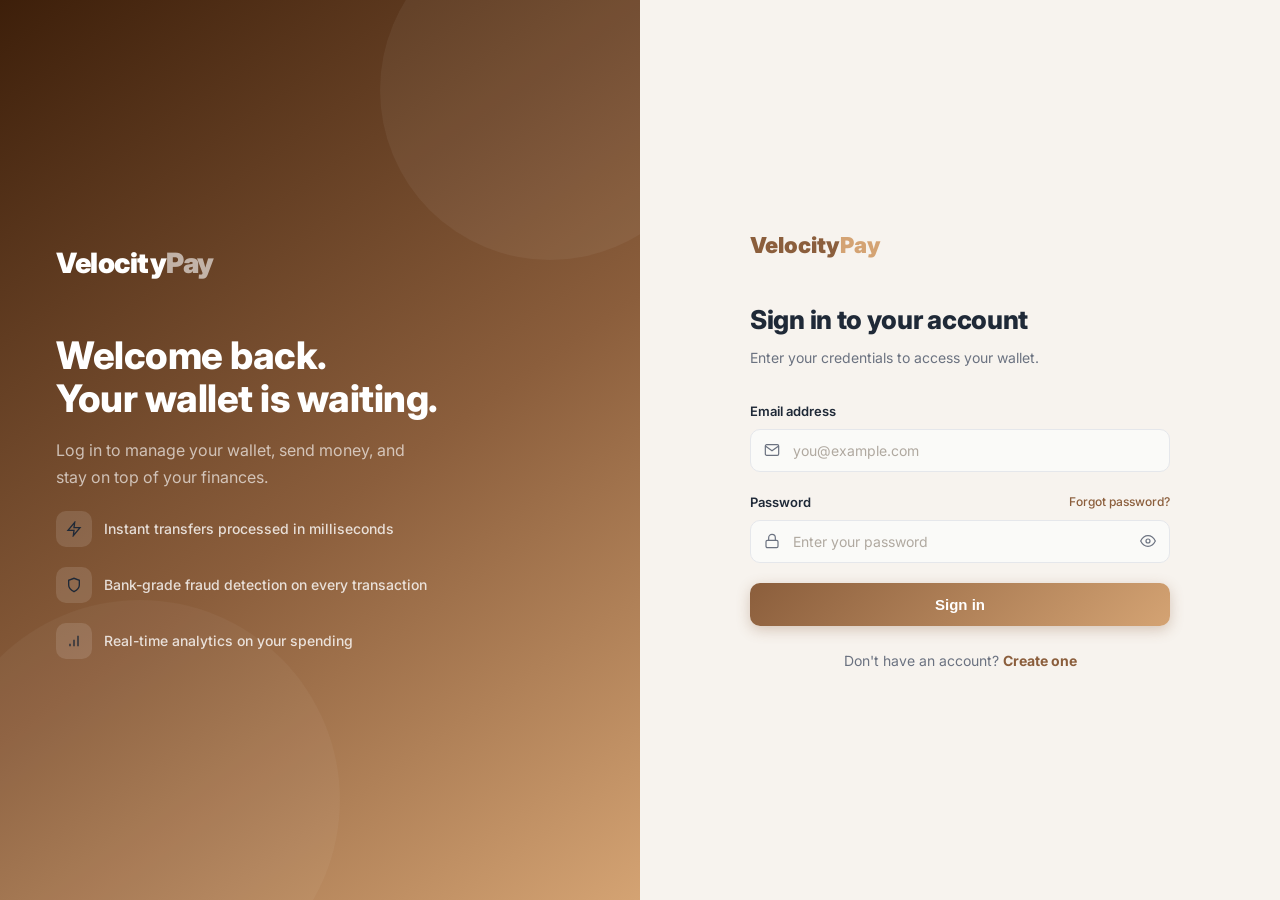
<file: web/pages/wallet.html>
<!DOCTYPE html>
<html lang="en">
<head>
  <meta charset="UTF-8"/><meta name="viewport" content="width=device-width, initial-scale=1.0"/>
  <title>Wallet — VelocityPay</title>
  <link href="https://fonts.googleapis.com/css2?family=Inter:wght@400;500;600;700;800;900&display=swap" rel="stylesheet"/>
  <link href="../static/css/velocitypay.css" rel="stylesheet"/>
</head>
<body>
<div class="app-root">
<aside class="sidebar" id="sidebar">
  <div class="sidebar-brand">Velocity<em>Pay</em></div>
  <nav class="sidebar-nav">
    <a class="nav-link" href="dashboard.html"><svg xmlns="http://www.w3.org/2000/svg" width="18" height="18" viewBox="0 0 24 24" fill="none" stroke="currentColor" stroke-width="1.8"><rect x="3" y="3" width="7" height="7"/><rect x="14" y="3" width="7" height="7"/><rect x="14" y="14" width="7" height="7"/><rect x="3" y="14" width="7" height="7"/></svg>Dashboard</a>
    <a class="nav-link active" href="wallet.html"><svg xmlns="http://www.w3.org/2000/svg" width="18" height="18" viewBox="0 0 24 24" fill="none" stroke="currentColor" stroke-width="1.8"><rect x="2" y="7" width="20" height="14" rx="2"/><path d="M16 7V5a2 2 0 0 0-2-2h-4a2 2 0 0 0-2 2v2"/><circle cx="12" cy="14" r="2"/></svg>Wallet</a>
    <a class="nav-link" href="send.html"><svg xmlns="http://www.w3.org/2000/svg" width="18" height="18" viewBox="0 0 24 24" fill="none" stroke="currentColor" stroke-width="1.8"><line x1="22" y1="2" x2="11" y2="13"/><polygon points="22 2 15 22 11 13 2 9 22 2"/></svg>Send Money</a>
    <a class="nav-link" href="transactions.html"><svg xmlns="http://www.w3.org/2000/svg" width="18" height="18" viewBox="0 0 24 24" fill="none" stroke="currentColor" stroke-width="1.8"><polyline points="12 8 12 12 14 14"/><path d="M3.05 11a9 9 0 1 0 .5-4.5"/><polyline points="3 3 3 11 11 11"/></svg>Transactions</a>
    <a class="nav-link" href="notifications.html"><svg xmlns="http://www.w3.org/2000/svg" width="18" height="18" viewBox="0 0 24 24" fill="none" stroke="currentColor" stroke-width="1.8"><path d="M18 8A6 6 0 0 0 6 8c0 7-3 9-3 9h18s-3-2-3-9"/><path d="M13.73 21a2 2 0 0 1-3.46 0"/></svg>Notifications</a>
    <a class="nav-link" href="analytics.html"><svg xmlns="http://www.w3.org/2000/svg" width="18" height="18" viewBox="0 0 24 24" fill="none" stroke="currentColor" stroke-width="1.8"><line x1="12" y1="20" x2="12" y2="10"/><line x1="18" y1="20" x2="18" y2="4"/><line x1="6" y1="20" x2="6" y2="16"/></svg>Analytics</a>
    <a class="nav-link" href="profile.html"><svg xmlns="http://www.w3.org/2000/svg" width="18" height="18" viewBox="0 0 24 24" fill="none" stroke="currentColor" stroke-width="1.8"><path d="M20 21v-2a4 4 0 0 0-4-4H8a4 4 0 0 0-4 4v2"/><circle cx="12" cy="7" r="4"/></svg>Profile</a>
  </nav>
  <div class="sidebar-footer"><div class="sidebar-user"><div class="sidebar-avatar" data-user-avatar></div><div><div class="sidebar-user-name" data-user-name></div><div class="sidebar-user-email" data-user-email></div></div></div><a href="#" onclick="Api.logout()" class="sidebar-signout"><svg xmlns="http://www.w3.org/2000/svg" width="14" height="14" viewBox="0 0 24 24" fill="none" stroke="currentColor" stroke-width="2"><path d="M9 21H5a2 2 0 0 1-2-2V5a2 2 0 0 1 2-2h4"/><polyline points="16 17 21 12 16 7"/><line x1="21" y1="12" x2="9" y2="12"/></svg>Sign out</a></div>
</aside>
<div class="sidebar-overlay" id="sidebarOverlay"></div>

<div class="main">
  <header class="topbar">
    <div class="topbar-left"><button class="hamburger" id="hamburger"><svg xmlns="http://www.w3.org/2000/svg" width="22" height="22" viewBox="0 0 24 24" fill="none" stroke="currentColor" stroke-width="2"><line x1="3" y1="12" x2="21" y2="12"/><line x1="3" y1="6" x2="21" y2="6"/><line x1="3" y1="18" x2="21" y2="18"/></svg></button><span class="topbar-title">Wallet</span></div>
    <div class="topbar-right"><div class="top-avatar" data-user-avatar onclick="location.href='profile.html'"></div></div>
  </header>
  <main class="page">
    <div class="page-header"><div class="page-title">Your Wallet</div><div class="page-subtitle">Manage your balance and add funds</div></div>

    <div class="wallet-page-grid">
      <!-- Wallet card + details -->
      <div class="wallet-details-col">
        <div id="walletCard" class="wallet-card">
          <div class="wallet-card-inner">
            <div class="wallet-card-label">VelocityPay Wallet</div>
            <div class="wallet-balance" id="wBal">Loading…</div>
            <div class="wallet-currency" id="wCurr"></div>
            <div class="wallet-number" id="wNum"></div>
            <div class="wallet-status" id="wStatus" style="display:none"><svg xmlns="http://www.w3.org/2000/svg" width="10" height="10" viewBox="0 0 24 24" fill="currentColor"><circle cx="12" cy="12" r="10"/></svg> Active</div>
          </div>
        </div>

        <div class="card" id="walletDetailsCard" style="display:none">
          <div class="card-body">
            <div class="wallet-stats-row">
              <div class="wallet-stat-box sent">
                <div class="wallet-stat-box-label">Total Sent</div>
                <div class="wallet-stat-box-value" id="wSent">—</div>
              </div>
              <div class="wallet-stat-box received">
                <div class="wallet-stat-box-label">Total Received</div>
                <div class="wallet-stat-box-value" id="wReceived">—</div>
              </div>
            </div>
            <div class="wallet-number-row">
              <div>
                <div class="wallet-number-label">Wallet Number</div>
                <div class="wallet-number-value" id="wNumDisplay">—</div>
              </div>
              <button onclick="copyWalletNum()" class="wallet-copy-btn">Copy</button>
            </div>
          </div>
        </div>

        <!-- No wallet state -->
        <div class="card no-wallet-card" id="noWalletCard">
          <div class="no-wallet-icon"><svg xmlns="http://www.w3.org/2000/svg" width="28" height="28" viewBox="0 0 24 24" fill="none" stroke="currentColor" stroke-width="1.8"><rect x="2" y="7" width="20" height="14" rx="2"/><path d="M16 7V5a2 2 0 0 0-2-2h-4a2 2 0 0 0-2 2v2"/><circle cx="12" cy="14" r="2"/></svg></div>
          <div class="no-wallet-title">No wallet yet</div>
          <p class="no-wallet-desc">Create your wallet to start sending and receiving money.</p>
          <select id="createCurrency" class="no-wallet-select">
            <option value="INR">INR — Indian Rupee</option>
            <option value="USD">USD — US Dollar</option>
            <option value="EUR">EUR — Euro</option>
            <option value="GBP">GBP — British Pound</option>
          </select>
          <button class="btn-primary btn-centered" id="createBtn" onclick="createWallet()">Create Wallet</button>
        </div>
      </div>

      <!-- Add money -->
      <div>
        <div class="card" id="addMoneyCard" style="display:none">
          <div class="card-header">Add Money</div>
          <div class="card-body">
            <p style="font-size:14px;color:var(--sub);margin-bottom:20px">Top up your wallet instantly. Funds are available immediately.</p>
            <div class="form-group">
              <label class="form-label">Amount</label>
              <div class="input-wrap">
                <span style="position:absolute;left:14px;top:50%;transform:translateY(-50%);font-size:15px;font-weight:700;color:var(--sub);pointer-events:none">₹</span>
                <input type="number" id="addAmount" placeholder="0.00" min="1" step="0.01"/>
              </div>
              <div class="quick-amount-row">
                <button onclick="document.getElementById('addAmount').value=500" class="quick-amount-btn quick-amount-btn-lg">₹500</button>
                <button onclick="document.getElementById('addAmount').value=1000" class="quick-amount-btn quick-amount-btn-lg">₹1,000</button>
                <button onclick="document.getElementById('addAmount').value=5000" class="quick-amount-btn quick-amount-btn-lg">₹5,000</button>
                <button onclick="document.getElementById('addAmount').value=10000" class="quick-amount-btn quick-amount-btn-lg">₹10,000</button>
              </div>
            </div>
            <div class="form-group">
              <label class="form-label">Notes <span class="optional-label">(optional)</span></label>
              <input type="text" id="addNotes" placeholder="e.g. salary, top-up"/>
            </div>
            <div class="form-error" id="addErr"></div>
            <button class="btn-primary btn-full" id="addBtn" onclick="addMoney()">Add to Wallet</button>
          </div>
        </div>
      </div>
    </div>
  </main>
</div>
</div>

<script src="../static/js/api.js"></script>
<script src="../static/js/utils.js"></script>
<script>
if (!Api.requireAuth()) {}
let walletNum = '';

async function loadWallet() {
  try {
    const w = await Api.getWalletDetails();
    document.getElementById('noWalletCard').style.display = 'none';
    document.getElementById('walletDetailsCard').style.display = 'block';
    document.getElementById('addMoneyCard').style.display = 'block';
    document.getElementById('wBal').textContent = formatMoney(w.balance, w.currency||'INR');
    document.getElementById('wCurr').textContent = w.currency || 'INR';
    document.getElementById('wNum').textContent = w.wallet_number;
    document.getElementById('wStatus').style.display = 'inline-flex';
    document.getElementById('wSent').textContent = formatMoneyShort(w.total_sent);
    document.getElementById('wReceived').textContent = formatMoneyShort(w.total_received);
    document.getElementById('wNumDisplay').textContent = w.wallet_number;
    walletNum = w.wallet_number;
  } catch {
    document.getElementById('wBal').textContent = 'No wallet';
    document.getElementById('noWalletCard').style.display = 'block';
    document.getElementById('walletDetailsCard').style.display = 'none';
    document.getElementById('addMoneyCard').style.display = 'none';
  }
}

function copyWalletNum() { navigator.clipboard.writeText(walletNum); showToast('Wallet number copied!', 'success', 2000); }

async function createWallet() {
  const btn = document.getElementById('createBtn');
  showLoader(btn);
  try {
    await Api.createWallet(document.getElementById('createCurrency').value);
    showToast('Wallet created!', 'success');
    loadWallet();
  } catch(e) { showToast(e.message, 'error'); } finally { hideLoader(btn); }
}

async function addMoney() {
  const btn = document.getElementById('addBtn');
  const err = document.getElementById('addErr');
  err.classList.remove('show');
  const amount = parseFloat(document.getElementById('addAmount').value);
  const notes  = document.getElementById('addNotes').value.trim();
  if (!amount || amount <= 0) { err.textContent = 'Enter a valid amount.'; err.classList.add('show'); return; }
  showLoader(btn);
  try {
    const w = await Api.addMoney(amount, notes || undefined);
    document.getElementById('wBal').textContent = formatMoney(w.balance, w.currency||'INR');
    document.getElementById('addAmount').value = '';
    showToast(`${formatMoney(amount)} added successfully!`, 'success');
  } catch(e) { err.textContent = e.message; err.classList.add('show'); } finally { hideLoader(btn); }
}

loadWallet();
</script>
</body>
</html>
</file>
<file: web/static/css/velocitypay.css>
/* ─────────────────────────────────────────────────────────────────────────────
   VelocityPay — Premium Design System
   Palette: Luxury Warm · Inter · Lucide Icons
   ───────────────────────────────────────────────────────────────────────────── */
@import url('https://fonts.googleapis.com/css2?family=Inter:wght@300;400;500;600;700;800;900&display=swap');

:root {
  --bg:        #F7F3EE;
  --card:      #FFFFFF;
  --primary:   #8B5E3C;
  --accent:    #D4A373;
  --success:   #2D6A4F;
  --danger:    #C0392B;
  --warning:   #B7791F;
  --text:      #1F2937;
  --sub:       #6B7280;
  --border:    #E5E7EB;
  --hover:     #EFE8DF;
  --grad-start:#8B5E3C;
  --grad-end:  #D4A373;
  --sidebar-w: 272px;
  --radius-lg: 20px;
  --radius-md: 14px;
  --radius-sm: 10px;
  --shadow-sm: 0 1px 3px rgba(0,0,0,.06), 0 1px 2px rgba(0,0,0,.04);
  --shadow-md: 0 4px 16px rgba(139,94,60,.10);
  --shadow-lg: 0 20px 60px rgba(139,94,60,.14);
}

/* ── Reset & Base ─────────────────────────────────────────────────────────── */
*, *::before, *::after { box-sizing: border-box; margin: 0; padding: 0; }

html { scroll-behavior: smooth; }

body {
  font-family: 'Inter', -apple-system, BlinkMacSystemFont, sans-serif;
  background: var(--bg);
  color: var(--text);
  font-size: 15px;
  line-height: 1.6;
  -webkit-font-smoothing: antialiased;
}

a { color: var(--primary); text-decoration: none; transition: opacity .2s; }
a:hover { opacity: .75; }

img, svg { display: block; }

/* ── Typography ───────────────────────────────────────────────────────────── */
.text-sub    { color: var(--sub); }
.text-primary { color: var(--primary) !important; }
.text-success { color: var(--success) !important; }
.text-danger  { color: var(--danger) !important; }
.font-semibold { font-weight: 600; }
.font-bold     { font-weight: 700; }
.font-black    { font-weight: 900; }

/* ── Buttons ──────────────────────────────────────────────────────────────── */
.btn-primary {
  display: inline-flex; align-items: center; justify-content: center; gap: 8px;
  background: linear-gradient(135deg, var(--grad-start), var(--grad-end));
  color: #fff; border: none; border-radius: var(--radius-sm);
  padding: 13px 28px; font-size: 15px; font-weight: 600;
  cursor: pointer; transition: all .2s; box-shadow: 0 4px 14px rgba(139,94,60,.3);
  white-space: nowrap;
}
.btn-primary:hover { transform: translateY(-1px); box-shadow: 0 6px 20px rgba(139,94,60,.35); color: #fff; }
.btn-primary:active { transform: translateY(0); }

.btn-ghost {
  display: inline-flex; align-items: center; justify-content: center; gap: 8px;
  background: transparent; color: var(--primary);
  border: 1.5px solid var(--accent); border-radius: var(--radius-sm);
  padding: 12px 26px; font-size: 15px; font-weight: 600;
  cursor: pointer; transition: all .2s;
}
.btn-ghost:hover { background: var(--hover); color: var(--primary); }

.btn-white {
  display: inline-flex; align-items: center; justify-content: center; gap: 8px;
  background: rgba(255,255,255,.12); color: #fff;
  border: 1.5px solid rgba(255,255,255,.3); border-radius: var(--radius-sm);
  padding: 12px 26px; font-size: 15px; font-weight: 600;
  cursor: pointer; transition: all .2s; backdrop-filter: blur(4px);
}
.btn-white:hover { background: rgba(255,255,255,.2); color: #fff; }

.btn-sm { padding: 8px 18px !important; font-size: 13px !important; }
.btn-full { width: 100%; }

/* ── Cards ────────────────────────────────────────────────────────────────── */
.card {
  background: var(--card); border-radius: var(--radius-lg);
  border: 1px solid var(--border); box-shadow: var(--shadow-sm);
  transition: box-shadow .25s, transform .25s;
}
.card:hover { box-shadow: var(--shadow-md); }

.card-header {
  display: flex; align-items: center; justify-content: space-between;
  padding: 22px 26px 18px; border-bottom: 1px solid var(--border);
  font-size: 16px; font-weight: 700; color: var(--text);
}
.card-body { padding: 22px 26px; }
.card-footer { padding: 16px 26px; border-top: 1px solid var(--border); }

/* Glass card */
.glass-card {
  background: rgba(255,255,255,.65);
  backdrop-filter: blur(20px); -webkit-backdrop-filter: blur(20px);
  border: 1px solid rgba(255,255,255,.5);
  border-radius: var(--radius-lg); box-shadow: var(--shadow-md);
}

/* Stat card */
.stat-card { padding: 26px; border-radius: var(--radius-lg); background: var(--card); border: 1px solid var(--border); }
.stat-icon-wrap {
  width: 46px; height: 46px; border-radius: var(--radius-sm);
  display: flex; align-items: center; justify-content: center; margin-bottom: 18px;
}
.stat-value { font-size: 30px; font-weight: 800; color: var(--text); line-height: 1; }
.stat-label { font-size: 13px; color: var(--sub); margin-top: 6px; font-weight: 500; }
.stat-change { font-size: 12px; font-weight: 600; margin-top: 8px; display: flex; align-items: center; gap: 4px; }
.stat-change.up   { color: var(--success); }
.stat-change.down { color: var(--danger); }

/* ── Forms ────────────────────────────────────────────────────────────────── */
.form-group { margin-bottom: 20px; }
.form-label { display: block; font-size: 13px; font-weight: 600; color: var(--text); margin-bottom: 7px; }

.input-wrap { position: relative; }
.input-wrap svg { position: absolute; left: 14px; top: 50%; transform: translateY(-50%); pointer-events: none; color: var(--sub); }
.input-wrap input, .input-wrap select, .input-wrap textarea { padding-left: 42px !important; }

input, select, textarea {
  width: 100%; padding: 12px 16px; font-size: 14px; font-family: inherit;
  color: var(--text); background: #FAFAF8;
  border: 1.5px solid var(--border); border-radius: var(--radius-sm);
  transition: border-color .2s, box-shadow .2s, background .2s; outline: none;
}
input:focus, select:focus, textarea:focus {
  border-color: var(--accent); background: #fff;
  box-shadow: 0 0 0 3px rgba(212,163,115,.18);
}
input::placeholder, textarea::placeholder { color: #B0A9A0; }
textarea { resize: none; }

.form-error {
  background: #FEF2F2; border: 1px solid #FECACA;
  border-radius: var(--radius-sm); padding: 11px 14px;
  font-size: 13px; color: var(--danger); margin-bottom: 16px;
  display: none;
}
.form-error.show { display: block; }

/* ── Auth layout ──────────────────────────────────────────────────────────── */
.auth-root {
  min-height: 100vh; display: grid; grid-template-columns: 1fr 1fr;
}
@media(max-width:900px) { .auth-root { grid-template-columns: 1fr; } }

.auth-visual {
  background: linear-gradient(145deg, #3D1F0A 0%, #8B5E3C 55%, #D4A373 100%);
  display: flex; flex-direction: column; justify-content: center; padding: 64px 56px;
  position: relative; overflow: hidden;
}
.auth-visual::before {
  content: ''; position: absolute; top: -80px; right: -80px;
  width: 340px; height: 340px; border-radius: 50%;
  background: rgba(255,255,255,.05);
}
.auth-visual::after {
  content: ''; position: absolute; bottom: -100px; left: -60px;
  width: 400px; height: 400px; border-radius: 50%;
  background: rgba(255,255,255,.04);
}
.auth-visual-inner { position: relative; z-index: 1; }
.auth-brand { font-size: 28px; font-weight: 900; color: #fff; letter-spacing: -0.5px; margin-bottom: 48px; }
.auth-brand span { opacity: .6; }
.auth-tagline { font-size: clamp(26px,4vw,38px); font-weight: 800; color: #fff; line-height: 1.15; letter-spacing: -0.5px; margin-bottom: 16px; }
.auth-sub { font-size: 16px; color: rgba(255,255,255,.65); line-height: 1.7; max-width: 380px; }

.auth-feature { display: flex; align-items: center; gap: 12px; margin-top: 20px; }
.auth-feature-icon {
  width: 36px; height: 36px; border-radius: 10px;
  background: rgba(255,255,255,.12); display: flex; align-items: center; justify-content: center; flex-shrink: 0;
}
.auth-feature-text { font-size: 14px; color: rgba(255,255,255,.8); font-weight: 500; }

.auth-panel {
  display: flex; flex-direction: column; justify-content: center; align-items: center;
  padding: 64px 48px; background: var(--bg);
}
@media(max-width:900px) { .auth-visual { display: none; } .auth-panel { padding: 40px 24px; } }

.auth-form-box { width: 100%; max-width: 420px; }
.auth-form-logo { font-size: 22px; font-weight: 900; color: var(--primary); margin-bottom: 36px; }
.auth-form-logo span { color: var(--accent); }
.auth-title { font-size: 26px; font-weight: 800; color: var(--text); letter-spacing: -0.3px; margin-bottom: 6px; }
.auth-desc  { font-size: 14px; color: var(--sub); margin-bottom: 32px; }

/* ── App Shell ────────────────────────────────────────────────────────────── */
.app-root { display: flex; min-height: 100vh; }

.sidebar {
  width: var(--sidebar-w); flex-shrink: 0;
  background: #1C0F05;
  display: flex; flex-direction: column;
  position: fixed; top: 0; left: 0; bottom: 0; z-index: 200;
  transition: transform .3s ease;
}

.sidebar-brand {
  padding: 28px 24px 22px; font-size: 22px; font-weight: 900; color: #fff; letter-spacing: -0.4px;
  border-bottom: 1px solid rgba(255,255,255,.07);
}
.sidebar-brand em { color: var(--accent); font-style: normal; }

.sidebar-section-label {
  padding: 20px 24px 8px; font-size: 10px; font-weight: 700; letter-spacing: 1.2px;
  text-transform: uppercase; color: rgba(255,255,255,.25);
}

.nav-link {
  display: flex; align-items: center; gap: 12px;
  padding: 11px 24px; margin: 1px 10px; border-radius: var(--radius-sm);
  color: rgba(255,255,255,.55); font-size: 14px; font-weight: 500;
  cursor: pointer; transition: all .2s; text-decoration: none;
}
.nav-link svg { width: 18px; height: 18px; flex-shrink: 0; }
.nav-link:hover { color: #fff; background: rgba(255,255,255,.07); }
.nav-link.active { color: #fff; background: linear-gradient(135deg, rgba(139,94,60,.5), rgba(212,163,115,.25)); }

.sidebar-footer {
  margin-top: auto; padding: 20px 24px;
  border-top: 1px solid rgba(255,255,255,.07);
}
.sidebar-user { display: flex; align-items: center; gap: 10px; }
.sidebar-avatar {
  width: 36px; height: 36px; border-radius: 50%;
  background: linear-gradient(135deg, var(--primary), var(--accent));
  color: #fff; font-weight: 700; font-size: 14px;
  display: flex; align-items: center; justify-content: center; flex-shrink: 0;
}
.sidebar-user-name  { font-size: 13px; font-weight: 600; color: rgba(255,255,255,.85); }
.sidebar-user-email { font-size: 11px; color: rgba(255,255,255,.35); }

/* ── Main content ─────────────────────────────────────────────────────────── */
.main { margin-left: var(--sidebar-w); flex: 1; display: flex; flex-direction: column; min-height: 100vh; }

.topbar {
  height: 66px; background: var(--card); border-bottom: 1px solid var(--border);
  display: flex; align-items: center; justify-content: space-between; padding: 0 36px;
  position: sticky; top: 0; z-index: 100;
}
.topbar-title { font-size: 17px; font-weight: 700; color: var(--text); }
.topbar-right { display: flex; align-items: center; gap: 14px; }

.notif-btn {
  position: relative; background: var(--hover); border: none; border-radius: 50%;
  width: 38px; height: 38px; display: flex; align-items: center; justify-content: center;
  cursor: pointer; color: var(--sub); transition: background .2s;
}
.notif-btn:hover { background: var(--border); }
.notif-dot {
  position: absolute; top: 6px; right: 6px; width: 8px; height: 8px;
  border-radius: 50%; background: var(--danger); border: 2px solid var(--card);
}

.top-avatar {
  width: 36px; height: 36px; border-radius: 50%;
  background: linear-gradient(135deg, var(--primary), var(--accent));
  color: #fff; font-weight: 700; font-size: 13px;
  display: flex; align-items: center; justify-content: center; cursor: pointer;
}

.page { padding: 36px; flex: 1; }
.page-header { margin-bottom: 28px; }
.page-title { font-size: 24px; font-weight: 800; color: var(--text); letter-spacing: -0.3px; }
.page-subtitle { font-size: 14px; color: var(--sub); margin-top: 4px; }

/* ── Wallet visual card ───────────────────────────────────────────────────── */
.wallet-card {
  background: linear-gradient(145deg, #1C0F05 0%, #8B5E3C 60%, #D4A373 100%);
  border-radius: var(--radius-lg); padding: 34px; color: #fff;
  position: relative; overflow: hidden; box-shadow: 0 16px 48px rgba(139,94,60,.35);
}
.wallet-card::before {
  content: ''; position: absolute; top: -60px; right: -60px;
  width: 220px; height: 220px; border-radius: 50%; background: rgba(255,255,255,.06);
}
.wallet-card::after {
  content: ''; position: absolute; bottom: -80px; left: -30px;
  width: 260px; height: 260px; border-radius: 50%; background: rgba(255,255,255,.04);
}
.wallet-card-inner { position: relative; z-index: 1; }
.wallet-card-label { font-size: 11px; letter-spacing: 2px; text-transform: uppercase; opacity: .5; margin-bottom: 6px; }
.wallet-balance  { font-size: 44px; font-weight: 900; letter-spacing: -2px; line-height: 1; }
.wallet-currency { font-size: 13px; opacity: .55; margin-top: 6px; letter-spacing: 1px; }
.wallet-number   { font-size: 13px; letter-spacing: 3px; opacity: .6; margin-top: 20px; }
.wallet-status   { display: inline-flex; align-items: center; gap: 5px; font-size: 12px; font-weight: 600;
  background: rgba(255,255,255,.15); border-radius: 999px; padding: 4px 10px; margin-top: 12px; }

/* ── Badge / Pill ─────────────────────────────────────────────────────────── */
.badge {
  display: inline-flex; align-items: center; gap: 4px; padding: 3px 10px;
  border-radius: 999px; font-size: 12px; font-weight: 600;
}
.badge-completed { background: rgba(45,106,79,.1);  color: var(--success); }
.badge-pending   { background: rgba(183,121,31,.1);  color: var(--warning); }
.badge-failed    { background: rgba(192,57,43,.1);   color: var(--danger); }
.badge-reversed  { background: rgba(107,114,128,.1); color: var(--sub); }
.badge-low       { background: rgba(45,106,79,.1);  color: var(--success); }
.badge-medium    { background: rgba(183,121,31,.1);  color: var(--warning); }
.badge-high      { background: rgba(192,57,43,.1);   color: var(--danger); }

/* ── Transaction items ────────────────────────────────────────────────────── */
.txn-row { display: flex; align-items: center; gap: 14px; padding: 16px 0; border-bottom: 1px solid var(--border); }
.txn-row:last-child { border-bottom: none; }
.txn-icon-wrap {
  width: 42px; height: 42px; border-radius: 50%;
  display: flex; align-items: center; justify-content: center; flex-shrink: 0;
}
.txn-icon-wrap.sent     { background: rgba(192,57,43,.1); color: var(--danger); }
.txn-icon-wrap.received { background: rgba(45,106,79,.1); color: var(--success); }
.txn-icon-wrap.deposit  { background: rgba(139,94,60,.1); color: var(--primary); }
.txn-meta { flex: 1; }
.txn-title  { font-size: 14px; font-weight: 600; color: var(--text); }
.txn-date   { font-size: 12px; color: var(--sub); margin-top: 2px; }
.txn-amount { font-size: 15px; font-weight: 700; }
.txn-amount.debit  { color: var(--danger); }
.txn-amount.credit { color: var(--success); }

/* ── Table ────────────────────────────────────────────────────────────────── */
.data-table { width: 100%; border-collapse: collapse; }
.data-table th {
  padding: 12px 16px; text-align: left; font-size: 11px; font-weight: 700;
  text-transform: uppercase; letter-spacing: .6px; color: var(--sub);
  border-bottom: 2px solid var(--border);
}
.data-table td { padding: 16px 16px; font-size: 14px; border-bottom: 1px solid var(--border); color: var(--text); }
.data-table tr:last-child td { border-bottom: none; }
.data-table tbody tr { transition: background .15s; }
.data-table tbody tr:hover td { background: var(--hover); }

/* ── Toast ────────────────────────────────────────────────────────────────── */
.toast-container { position: fixed; bottom: 28px; right: 28px; z-index: 9999; display: flex; flex-direction: column; gap: 10px; }
.toast {
  display: flex; align-items: center; gap: 10px; min-width: 280px; max-width: 380px;
  padding: 14px 18px; border-radius: var(--radius-md);
  font-size: 14px; font-weight: 500; box-shadow: 0 8px 32px rgba(0,0,0,.14);
  animation: toastIn .3s ease; color: #fff;
}
.toast.success { background: var(--success); }
.toast.error   { background: var(--danger); }
.toast.info    { background: var(--primary); }
@keyframes toastIn { from { transform: translateX(20px); opacity: 0; } to { transform: translateX(0); opacity: 1; } }

/* ── Spinner / Loader ─────────────────────────────────────────────────────── */
.spinner {
  display: inline-block; width: 18px; height: 18px;
  border: 2px solid rgba(255,255,255,.3); border-top-color: #fff;
  border-radius: 50%; animation: spin .7s linear infinite;
}
@keyframes spin { to { transform: rotate(360deg); } }

.skeleton { background: linear-gradient(90deg, var(--border) 25%, var(--hover) 50%, var(--border) 75%); background-size: 200%; animation: shimmer 1.4s infinite; border-radius: 6px; }
@keyframes shimmer { to { background-position: -200% 0; } }

/* ── Modal ────────────────────────────────────────────────────────────────── */
.modal-overlay {
  position: fixed; inset: 0; background: rgba(28,15,5,.5); backdrop-filter: blur(4px);
  z-index: 1000; display: flex; align-items: center; justify-content: center; padding: 24px;
  opacity: 0; pointer-events: none; transition: opacity .25s;
}
.modal-overlay.open { opacity: 1; pointer-events: all; }
.modal-box {
  background: var(--card); border-radius: var(--radius-lg); padding: 40px;
  width: 100%; max-width: 480px; box-shadow: var(--shadow-lg);
  transform: scale(.95); transition: transform .25s;
}
.modal-overlay.open .modal-box { transform: scale(1); }
.modal-title { font-size: 20px; font-weight: 800; color: var(--text); margin-bottom: 6px; }
.modal-desc  { font-size: 14px; color: var(--sub); margin-bottom: 28px; }

/* ── Quick action circles ─────────────────────────────────────────────────── */
.quick-actions { display: flex; gap: 20px; flex-wrap: wrap; }
.qa-btn {
  display: flex; flex-direction: column; align-items: center; gap: 9px;
  cursor: pointer; text-decoration: none;
}
.qa-circle {
  width: 56px; height: 56px; border-radius: 50%;
  background: linear-gradient(135deg, var(--grad-start), var(--grad-end));
  display: flex; align-items: center; justify-content: center;
  box-shadow: 0 4px 14px rgba(139,94,60,.28); transition: transform .2s, box-shadow .2s;
  color: #fff;
}
.qa-btn:hover .qa-circle { transform: translateY(-3px); box-shadow: 0 8px 20px rgba(139,94,60,.35); }
.qa-label { font-size: 12px; font-weight: 600; color: var(--sub); text-align: center; }

/* ── Notification item ────────────────────────────────────────────────────── */
.notif-item { display: flex; align-items: flex-start; gap: 14px; padding: 16px 0; border-bottom: 1px solid var(--border); }
.notif-item:last-child { border-bottom: none; }
.notif-icon-wrap { width: 40px; height: 40px; border-radius: 50%; display: flex; align-items: center; justify-content: center; flex-shrink: 0; }
.notif-content { flex: 1; }
.notif-title { font-size: 14px; font-weight: 600; color: var(--text); }
.notif-msg   { font-size: 13px; color: var(--sub); margin-top: 3px; line-height: 1.5; }
.notif-time  { font-size: 11px; color: var(--sub); margin-top: 5px; opacity: .7; }
.notif-unread-dot { width: 7px; height: 7px; border-radius: 50%; background: var(--accent); flex-shrink: 0; margin-top: 7px; }

/* ── Landing page ─────────────────────────────────────────────────────────── */
.landing-nav {
  position: fixed; top: 0; left: 0; right: 0; z-index: 500;
  height: 70px; display: flex; align-items: center; justify-content: space-between;
  padding: 0 60px; background: rgba(28,15,5,.85); backdrop-filter: blur(16px);
  border-bottom: 1px solid rgba(255,255,255,.07);
}
.landing-brand { font-size: 22px; font-weight: 900; color: #fff; }
.landing-brand em { color: var(--accent); font-style: normal; }
.landing-nav-links { display: flex; align-items: center; gap: 32px; }
.landing-nav-links a { font-size: 14px; font-weight: 500; color: rgba(255,255,255,.65); transition: color .2s; }
.landing-nav-links a:hover { color: #fff; }
.landing-nav-actions { display: flex; align-items: center; gap: 12px; }

.hero {
  min-height: 100vh; padding-top: 70px;
  background: linear-gradient(155deg, #1C0F05 0%, #3D1F0A 40%, #5C3218 70%, #8B5E3C 100%);
  display: flex; align-items: center; position: relative; overflow: hidden;
}
.hero::before { content:''; position:absolute; inset:0;
  background: radial-gradient(ellipse 60% 50% at 70% 50%, rgba(212,163,115,.12) 0%, transparent 70%); }
.hero-content { position: relative; z-index: 1; max-width: 700px; }
.hero-eyebrow {
  display: inline-flex; align-items: center; gap: 8px;
  background: rgba(212,163,115,.15); border: 1px solid rgba(212,163,115,.3);
  border-radius: 999px; padding: 6px 16px; font-size: 13px; font-weight: 600;
  color: var(--accent); margin-bottom: 28px;
}
.hero-title {
  font-size: clamp(42px, 7vw, 76px); font-weight: 900; color: #fff; line-height: 1.05;
  letter-spacing: -2.5px; margin-bottom: 20px;
}
.hero-title span { color: var(--accent); }
.hero-desc { font-size: 18px; color: rgba(255,255,255,.6); line-height: 1.75; max-width: 540px; margin-bottom: 40px; }
.hero-actions { display: flex; gap: 14px; flex-wrap: wrap; }
.hero-stats { display: flex; gap: 40px; margin-top: 56px; }
.hero-stat-value { font-size: 28px; font-weight: 900; color: #fff; letter-spacing: -0.5px; }
.hero-stat-label { font-size: 13px; color: rgba(255,255,255,.45); margin-top: 2px; }

/* Phone mockup */
.phone-mockup {
  background: #fff; border-radius: 40px; padding: 14px;
  box-shadow: 0 40px 100px rgba(0,0,0,.4), 0 0 0 1px rgba(255,255,255,.1);
  width: 280px; position: relative;
}
.phone-screen { background: #F7F3EE; border-radius: 28px; overflow: hidden; padding: 20px; }
.phone-balance-label { font-size: 11px; color: var(--sub); font-weight: 600; letter-spacing: .5px; }
.phone-balance-value { font-size: 34px; font-weight: 900; color: var(--text); letter-spacing: -1px; margin: 4px 0 16px; }
.phone-txn { display: flex; align-items: center; gap: 10px; padding: 10px 0; border-bottom: 1px solid var(--border); }
.phone-txn:last-child { border-bottom: none; }
.phone-txn-dot { width: 32px; height: 32px; border-radius: 50%; display: flex; align-items: center; justify-content: center; flex-shrink: 0; }
.phone-txn-name { font-size: 13px; font-weight: 600; }
.phone-txn-date { font-size: 11px; color: var(--sub); }
.phone-txn-amt  { margin-left: auto; font-size: 13px; font-weight: 700; }
.float-anim { animation: float 4s ease-in-out infinite; }
@keyframes float { 0%,100% { transform: translateY(0); } 50% { transform: translateY(-14px); } }

/* ── Landing sections ─────────────────────────────────────────────────────── */
.section { padding: 100px 0; }
.section-dark  { background: #1C0F05; }
.section-light { background: var(--bg); }
.section-cream { background: #F0E8DD; }

.section-tag { display: inline-flex; align-items: center; gap: 6px; font-size: 12px; font-weight: 700; letter-spacing: 1px; text-transform: uppercase; color: var(--accent); margin-bottom: 16px; }
.section-title { font-size: clamp(30px,5vw,48px); font-weight: 900; letter-spacing: -1px; line-height: 1.1; }
.section-title.light { color: #fff; }
.section-title.dark  { color: var(--text); }
.section-desc { font-size: 17px; line-height: 1.75; margin-top: 16px; max-width: 560px; }
.section-desc.light { color: rgba(255,255,255,.55); }
.section-desc.dark  { color: var(--sub); }

.feature-grid { display: grid; grid-template-columns: repeat(3,1fr); gap: 24px; }
@media(max-width:900px) { .feature-grid { grid-template-columns: 1fr 1fr; } }
@media(max-width:600px) { .feature-grid { grid-template-columns: 1fr; } }

.feature-tile {
  background: rgba(255,255,255,.05); border: 1px solid rgba(255,255,255,.08);
  border-radius: var(--radius-lg); padding: 30px;
  transition: background .25s, transform .25s;
}
.feature-tile:hover { background: rgba(255,255,255,.09); transform: translateY(-4px); }
.feature-tile-icon { width: 48px; height: 48px; border-radius: var(--radius-sm); background: rgba(212,163,115,.15); display: flex; align-items: center; justify-content: center; color: var(--accent); margin-bottom: 18px; }
.feature-tile-title { font-size: 17px; font-weight: 700; color: #fff; margin-bottom: 10px; }
.feature-tile-desc  { font-size: 14px; color: rgba(255,255,255,.5); line-height: 1.65; }

/* Flow diagram */
.flow-step { text-align: center; }
.flow-icon { width: 72px; height: 72px; border-radius: 50%; display: flex; align-items: center; justify-content: center; margin: 0 auto 16px; background: linear-gradient(135deg, var(--primary), var(--accent)); color: #fff; box-shadow: 0 8px 24px rgba(139,94,60,.3); }
.flow-label { font-size: 14px; font-weight: 600; color: var(--text); }
.flow-arrow { display: flex; align-items: center; justify-content: center; color: var(--accent); font-size: 22px; padding-top: 24px; }

/* Counter */
.counter-block { text-align: center; }
.counter-val { font-size: 52px; font-weight: 900; color: var(--primary); letter-spacing: -2px; line-height: 1; }
.counter-label { font-size: 14px; color: var(--sub); margin-top: 8px; font-weight: 500; }

/* Testimonials */
.testimonial { background: var(--card); border-radius: var(--radius-lg); padding: 28px; border: 1px solid var(--border); }
.testimonial-stars { color: var(--accent); font-size: 14px; margin-bottom: 14px; letter-spacing: 2px; }
.testimonial-text { font-size: 15px; color: var(--text); line-height: 1.7; margin-bottom: 20px; }
.testimonial-author { font-size: 14px; font-weight: 700; color: var(--text); }
.testimonial-role   { font-size: 12px; color: var(--sub); margin-top: 2px; }

/* Footer */
.landing-footer { background: #0E0703; padding: 64px 0 32px; }
.footer-brand { font-size: 20px; font-weight: 900; color: #fff; }
.footer-brand em { color: var(--accent); font-style: normal; }
.footer-desc { font-size: 14px; color: rgba(255,255,255,.35); margin-top: 10px; max-width: 280px; line-height: 1.7; }
.footer-col-title { font-size: 12px; font-weight: 700; letter-spacing: 1px; text-transform: uppercase; color: rgba(255,255,255,.3); margin-bottom: 14px; }
.footer-links { display: flex; flex-direction: column; gap: 10px; }
.footer-links a { font-size: 14px; color: rgba(255,255,255,.45); transition: color .2s; }
.footer-links a:hover { color: rgba(255,255,255,.8); }
.footer-bottom { border-top: 1px solid rgba(255,255,255,.06); margin-top: 48px; padding-top: 24px; font-size: 13px; color: rgba(255,255,255,.2); display: flex; justify-content: space-between; align-items: center; }

/* ── Reveal animations ────────────────────────────────────────────────────── */
.reveal { opacity: 0; transform: translateY(24px); transition: opacity .6s ease, transform .6s ease; }
.reveal.visible { opacity: 1; transform: translateY(0); }
.reveal-delay-1 { transition-delay: .1s; }
.reveal-delay-2 { transition-delay: .2s; }
.reveal-delay-3 { transition-delay: .3s; }

/* ── Hamburger / mobile ───────────────────────────────────────────────────── */
.hamburger { display: none; background: none; border: none; cursor: pointer; color: var(--text); padding: 6px; }
@media(max-width: 1024px) {
  .sidebar { transform: translateX(-100%); }
  .sidebar.open { transform: translateX(0); }
  .main { margin-left: 0; }
  .hamburger { display: flex; }
  .page { padding: 24px 18px; }
  .topbar { padding: 0 18px; }
  .hero { padding-left: 24px; padding-right: 24px; }
  .landing-nav { padding: 0 24px; }
  .landing-nav-links { display: none; }
  .hero-stats { gap: 24px; flex-wrap: wrap; }
  .hero-stats .hero-stat { flex: 1; min-width: 100px; }
}

/* ── Sidebar overlay (mobile) ─────────────────────────────────────────────── */
.sidebar-overlay {
  display: none; position: fixed; inset: 0;
  background: rgba(28,15,5,.5); z-index: 190;
}
.sidebar-overlay.show { display: block; }

/* ── Scroll bar ───────────────────────────────────────────────────────────── */
::-webkit-scrollbar { width: 6px; height: 6px; }
::-webkit-scrollbar-track { background: transparent; }
::-webkit-scrollbar-thumb { background: var(--border); border-radius: 999px; }
::-webkit-scrollbar-thumb:hover { background: var(--accent); }

/* ── Progress bar ─────────────────────────────────────────────────────────── */
.progress-bar-wrap { background: var(--border); border-radius: 999px; height: 6px; overflow: hidden; }
.progress-bar-fill { height: 100%; border-radius: 999px; background: linear-gradient(90deg, var(--primary), var(--accent)); transition: width .8s ease; }

/* ── Additional animations ────────────────────────────────────────────────── */

/* Notification dot pulse */
@keyframes pulse {
  0%, 100% { transform: scale(1); opacity: 1; }
  50%       { transform: scale(1.4); opacity: .6; }
}
.notif-dot { animation: pulse 2s ease-in-out infinite; }

/* Page fade-in on load */
@keyframes pageFadeIn {
  from { opacity: 0; transform: translateY(8px); }
  to   { opacity: 1; transform: translateY(0); }
}
.page { animation: pageFadeIn .35s ease; }

/* Stat card stagger on dashboard */
@keyframes cardSlideUp {
  from { opacity: 0; transform: translateY(16px); }
  to   { opacity: 1; transform: translateY(0); }
}
.stat-card {
  animation: cardSlideUp .4s ease both;
}
.stat-card:nth-child(1) { animation-delay: .05s; }
.stat-card:nth-child(2) { animation-delay: .12s; }
.stat-card:nth-child(3) { animation-delay: .19s; }
.stat-card:nth-child(4) { animation-delay: .26s; }

/* Success checkmark draw */
@keyframes checkDraw {
  from { stroke-dashoffset: 100; }
  to   { stroke-dashoffset: 0; }
}
.check-animate {
  stroke-dasharray: 100;
  stroke-dashoffset: 100;
  animation: checkDraw .5s ease .2s forwards;
}

/* Wallet card shimmer on hover */
.wallet-card { transition: transform .25s, box-shadow .25s; }
.wallet-card:hover { transform: translateY(-3px); box-shadow: 0 24px 60px rgba(139,94,60,.45); }

/* Sidebar nav link slide */
.nav-link { position: relative; }
.nav-link::after {
  content: ''; position: absolute; left: 0; top: 0; bottom: 0;
  width: 3px; background: var(--accent); border-radius: 0 3px 3px 0;
  transform: scaleY(0); transition: transform .2s ease;
}
.nav-link.active::after { transform: scaleY(1); }

/* Input focus ring animation */
input:focus, select:focus, textarea:focus {
  animation: focusRing .2s ease;
}
@keyframes focusRing {
  from { box-shadow: 0 0 0 0 rgba(212,163,115,0); }
  to   { box-shadow: 0 0 0 3px rgba(212,163,115,.18); }
}

/* Button ripple feel */
.btn-primary:active { transform: scale(.97); }
.btn-ghost:active   { transform: scale(.97); }

/* Transaction row fade-in */
.txn-row {
  animation: cardSlideUp .3s ease both;
}

/* Landing section reveals */
.how-step {
  transition: transform .25s, box-shadow .25s;
}
.how-step:hover {
  transform: translateY(-6px);
  box-shadow: 0 12px 40px rgba(139,94,60,.14);
}

/* Feature tile hover lift */
.feature-tile { transition: background .25s, transform .25s; }
.feature-tile:hover { transform: translateY(-6px); }

/* Testi card hover */
.testi-card { transition: transform .25s, box-shadow .25s; }
.testi-card:hover { transform: translateY(-4px); box-shadow: 0 8px 32px rgba(139,94,60,.12); }

/* ─────────────────────────────────────────────────────────────────────────────
   Extracted layout classes — replaces all inline styles across pages
   ───────────────────────────────────────────────────────────────────────────── */

/* ── Shared navigation padding ───────────────────────────────────────────── */
.sidebar-nav { padding: 12px 0; }

/* ── Sidebar sign-out link ───────────────────────────────────────────────── */
.sidebar-signout {
  display: flex; align-items: center; gap: 8px;
  color: rgba(255,255,255,.3); font-size: 13px;
  margin-top: 14px; text-decoration: none;
}

/* ── Topbar inner row ────────────────────────────────────────────────────── */
.topbar-left { display: flex; align-items: center; gap: 12px; }

/* ── Dashboard ───────────────────────────────────────────────────────────── */
.stats-grid-4col {
  display: grid;
  grid-template-columns: repeat(4, 1fr);
  gap: 20px;
  margin-bottom: 28px;
}

.dashboard-body-grid {
  display: grid;
  grid-template-columns: 1fr 340px;
  gap: 24px;
}

.dashboard-sidebar-col { display: flex; flex-direction: column; gap: 20px; }

.txn-empty-state {
  text-align: center;
  padding: 40px 0;
  color: var(--sub);
  font-size: 14px;
}

/* ── Send page ───────────────────────────────────────────────────────────── */
.send-form-wrap { max-width: 520px; margin: 0 auto; }

.balance-chip {
  background: rgba(139,94,60,.08);
  border: 1px solid rgba(139,94,60,.15);
  border-radius: 12px;
  padding: 14px 18px;
  display: flex;
  align-items: center;
  justify-content: space-between;
  margin-bottom: 24px;
}
.balance-chip-label { font-size: 13px; font-weight: 600; color: var(--sub); }
.balance-chip-value { font-size: 16px; font-weight: 800; color: var(--primary); }

.quick-amount-row { display: flex; gap: 8px; margin-top: 10px; flex-wrap: wrap; }
.quick-amount-btn {
  background: var(--hover);
  border: 1px solid var(--border);
  border-radius: 8px;
  padding: 5px 12px;
  font-size: 12px;
  font-weight: 600;
  cursor: pointer;
  color: var(--text);
}
.quick-amount-btn-lg { padding: 6px 14px; font-size: 13px; }

.send-field-hint { font-size: 12px; color: var(--sub); margin-top: 6px; }

.success-receipt {
  background: var(--bg);
  border-radius: 12px;
  padding: 16px 20px;
  text-align: left;
  margin-bottom: 24px;
}
.receipt-row { display: flex; justify-content: space-between; margin-bottom: 10px; }
.receipt-row:last-child { margin-bottom: 0; }
.receipt-label { font-size: 13px; color: var(--sub); }
.receipt-value { font-weight: 700; }
.receipt-value-sm { font-weight: 600; font-size: 13px; }

.modal-actions-row { display: flex; gap: 12px; }
.modal-actions-row .btn-ghost,
.modal-actions-row .btn-primary { flex: 1; }

.success-icon-wrap {
  width: 72px; height: 72px;
  background: rgba(45,106,79,.1);
  border-radius: 50%;
  display: flex; align-items: center; justify-content: center;
  margin: 0 auto 20px;
  color: var(--success);
}

/* ── Wallet page ─────────────────────────────────────────────────────────── */
.wallet-page-grid {
  display: grid;
  grid-template-columns: 1fr 1fr;
  gap: 28px;
}

.wallet-details-col { display: flex; flex-direction: column; gap: 20px; }

.wallet-stats-row {
  display: grid;
  grid-template-columns: 1fr 1fr;
  gap: 16px;
  margin-bottom: 16px;
}

.wallet-stat-box {
  text-align: center;
  padding: 16px;
  border-radius: 12px;
}
.wallet-stat-box.sent {
  background: rgba(192,57,43,.05);
  border: 1px solid rgba(192,57,43,.1);
}
.wallet-stat-box.received {
  background: rgba(45,106,79,.05);
  border: 1px solid rgba(45,106,79,.1);
}
.wallet-stat-box-label {
  font-size: 11px;
  font-weight: 700;
  letter-spacing: .5px;
  text-transform: uppercase;
}
.wallet-stat-box.sent   .wallet-stat-box-label { color: var(--danger); }
.wallet-stat-box.received .wallet-stat-box-label { color: var(--success); }
.wallet-stat-box-value {
  font-size: 22px;
  font-weight: 800;
  margin-top: 6px;
}
.wallet-stat-box.sent   .wallet-stat-box-value { color: var(--danger); }
.wallet-stat-box.received .wallet-stat-box-value { color: var(--success); }

.wallet-number-row {
  background: var(--bg);
  border-radius: 12px;
  padding: 14px 16px;
  display: flex;
  align-items: center;
  justify-content: space-between;
}
.wallet-number-label {
  font-size: 11px;
  font-weight: 700;
  color: var(--sub);
  letter-spacing: .5px;
  text-transform: uppercase;
}
.wallet-number-value {
  font-size: 15px;
  font-weight: 700;
  margin-top: 3px;
  font-family: monospace;
}
.wallet-copy-btn {
  background: var(--primary);
  color: #fff;
  border: none;
  border-radius: 8px;
  padding: 8px 14px;
  font-size: 12px;
  font-weight: 600;
  cursor: pointer;
}

.no-wallet-icon {
  width: 64px; height: 64px;
  background: rgba(139,94,60,.1);
  border-radius: 50%;
  display: flex; align-items: center; justify-content: center;
  margin: 0 auto 20px;
  color: var(--primary);
}

/* ── Transactions page ───────────────────────────────────────────────────── */
.filter-bar { display: flex; gap: 14px; align-items: flex-end; flex-wrap: wrap; }
.filter-field { flex: 1; min-width: 140px; }

.txn-direction-cell { display: flex; align-items: center; gap: 10px; }
.txn-direction-cell .txn-icon-wrap { width: 34px; height: 34px; }
.txn-direction-label { font-weight: 600; font-size: 14px; }

.txn-amount-cell { font-weight: 700; }
.txn-amount-cell.debit  { color: var(--danger); }
.txn-amount-cell.credit { color: var(--success); }

.txn-notes-cell {
  max-width: 180px;
  overflow: hidden;
  text-overflow: ellipsis;
  white-space: nowrap;
  color: var(--sub);
  font-size: 13px;
}
.txn-date-cell { font-size: 13px; color: var(--sub); }

.refund-btn {
  background: transparent;
  border: 1.5px solid var(--border);
  border-radius: 8px;
  padding: 5px 12px;
  font-size: 12px;
  font-weight: 600;
  cursor: pointer;
  color: var(--primary);
  white-space: nowrap;
}

.pagination-wrap { display: flex; gap: 6px; align-items: center; flex-wrap: wrap; }

.refund-modal-actions { display: flex; gap: 12px; margin-top: 4px; }
.refund-modal-actions .btn-ghost,
.refund-modal-actions .btn-primary { flex: 1; }

/* ── Analytics page ──────────────────────────────────────────────────────── */
.analytics-stats-grid {
  display: grid;
  grid-template-columns: repeat(4, 1fr);
  gap: 20px;
  margin-bottom: 28px;
}

.analytics-charts-grid {
  display: grid;
  grid-template-columns: 1fr 1fr;
  gap: 24px;
  margin-bottom: 24px;
}

.analytics-bottom-grid {
  display: grid;
  grid-template-columns: 2fr 1fr;
  gap: 24px;
}

.platform-stats-grid {
  display: grid;
  grid-template-columns: repeat(4, 1fr);
  gap: 20px;
}

.platform-stat-item { text-align: center; }
.platform-stat-value {
  font-size: 28px;
  font-weight: 900;
  color: var(--primary);
}
.platform-stat-value.volume { color: var(--success); font-size: 24px; }
.platform-stat-label { font-size: 12px; color: var(--sub); margin-top: 4px; }

.chart-loading { text-align: center; padding: 32px; color: var(--sub); }

.bar-item { margin-bottom: 16px; }
.bar-item-header {
  display: flex;
  justify-content: space-between;
  margin-bottom: 6px;
}
.bar-item-label { font-size: 13px; font-weight: 500; }
.bar-item-value { font-size: 13px; color: var(--sub); }

.daily-group { margin-bottom: 10px; }
.daily-group-date { font-size: 11px; font-weight: 700; color: var(--sub); margin-bottom: 6px; }

.top-sender-row { padding: 10px 0; }
.top-sender-rank { width: 24px; font-size: 13px; font-weight: 700; color: var(--sub); }
.top-sender-info { flex: 1; }
.top-sender-name { font-size: 13px; font-weight: 600; }
.top-sender-count { font-size: 11px; color: var(--sub); }
.top-sender-total { font-size: 13px; font-weight: 700; color: var(--danger); }

/* ── Profile page ────────────────────────────────────────────────────────── */
.profile-page-grid {
  display: grid;
  grid-template-columns: 300px 1fr;
  gap: 28px;
}

.profile-card-col { display: flex; flex-direction: column; gap: 20px; }
.profile-forms-col { display: flex; flex-direction: column; gap: 24px; }

.profile-card-centered { text-align: center; padding: 32px 24px; }

.profile-avatar-wrap {
  position: relative;
  width: 80px;
  height: 80px;
  margin: 0 auto 8px;
  cursor: pointer;
}
.profile-avatar-circle {
  width: 80px; height: 80px;
  border-radius: 50%;
  background: linear-gradient(135deg, var(--primary), var(--accent));
  display: flex; align-items: center; justify-content: center;
  font-size: 28px; font-weight: 900; color: #fff;
  overflow: hidden; position: relative; z-index: 1;
}
.profile-avatar-overlay {
  position: absolute; inset: 0;
  border-radius: 50%;
  background: rgba(0,0,0,.4);
  display: flex; align-items: center; justify-content: center;
  opacity: 0; transition: opacity .2s; z-index: 2;
}
.profile-avatar-hint { font-size: 11px; color: var(--sub); margin-bottom: 14px; }
.profile-name { font-size: 19px; font-weight: 800; color: var(--text); }
.profile-email { font-size: 14px; color: var(--sub); margin-top: 4px; }
.profile-divider { margin: 18px 0; border-top: 1px solid var(--border); }
.profile-info-list { display: flex; flex-direction: column; gap: 10px; text-align: left; }
.profile-info-row { display: flex; align-items: center; gap: 10px; font-size: 13px; }

.edit-form-grid {
  display: grid;
  grid-template-columns: 1fr 1fr;
  gap: 16px;
}
.edit-form-group-inline { margin-bottom: 0; }

.upload-preview-box {
  display: none;
  align-items: center;
  gap: 12px;
  padding: 12px;
  background: var(--bg);
  border-radius: 10px;
  border: 1px solid var(--border);
}
.upload-preview-img {
  width: 48px; height: 48px;
  border-radius: 50%;
  object-fit: cover;
  border: 2px solid var(--border);
}
.upload-file-info { flex: 1; }
.upload-file-name { font-size: 13px; font-weight: 600; color: var(--text); }
.upload-file-size { font-size: 12px; color: var(--sub); margin-top: 2px; }
.upload-clear-btn {
  background: none; border: none; cursor: pointer;
  color: var(--sub); font-size: 18px; line-height: 1;
}
.upload-error-msg { font-size: 12px; color: var(--danger); margin-top: 6px; display: none; }

.password-form-grid {
  display: grid;
  grid-template-columns: 1fr 1fr 1fr;
  gap: 16px;
}
.password-field-wrap { position: relative; }
.password-field-wrap input { padding-right: 40px; width: 100%; }
.password-toggle-btn {
  position: absolute; right: 10px; top: 50%;
  transform: translateY(-50%);
  background: none; border: none; cursor: pointer;
  color: var(--sub); padding: 4px;
}

.optional-label { color: var(--sub); font-weight: 400; }

/* ── Notifications page ──────────────────────────────────────────────────── */
.notifications-wrap { max-width: 680px; margin: 0 auto; }
.notifications-header-row {
  display: flex;
  align-items: center;
  justify-content: space-between;
  margin-bottom: 20px;
}
.unread-summary { font-size: 15px; font-weight: 700; }
.unread-count-badge {
  background: var(--primary);
  color: #fff;
  border-radius: 999px;
  padding: 2px 10px;
  font-size: 13px;
  margin-right: 8px;
}
.notif-unread-bg { background: rgba(139,94,60,.03); }
.notif-unread-dot-inline {
  display: inline-block;
  width: 7px; height: 7px;
  border-radius: 50%;
  background: var(--accent);
  margin-left: 6px;
  vertical-align: middle;
}
.notif-mark-read-btn {
  background: none; border: none;
  font-size: 12px; font-weight: 600;
  color: var(--primary); cursor: pointer;
  white-space: nowrap; padding: 4px 8px;
}
.notif-list-loading { text-align: center; padding: 40px; color: var(--sub); }
.notif-list-empty   { text-align: center; padding: 48px; color: var(--sub); }

/* ── index.html landing page extras ─────────────────────────────────────── */
.split-text-security { display: flex; flex-direction: column; gap: 10px; margin-bottom: 28px; }
.security-check-item { display: flex; align-items: center; gap: 10px; font-size: 14px; font-weight: 500; color: var(--ink); }
.security-check-icon {
  width: 20px; height: 20px;
  border-radius: 50%;
  background: rgba(45,106,79,.1);
  display: flex; align-items: center; justify-content: center;
  flex-shrink: 0;
}

.mock-activity-label {
  font-size: 11px; font-weight: 700;
  color: #9C876A; letter-spacing: .5px;
  margin-bottom: 10px;
}
.mock-balance-card {
  margin-top: 16px;
  background: linear-gradient(135deg, #5C3A1E, #8B5E3C);
  border-radius: 12px; padding: 14px; color: #fff;
}
.mock-balance-card-label { font-size: 11px; opacity: .5; margin-bottom: 4px; }
.mock-balance-card-value { font-size: 18px; font-weight: 700; letter-spacing: -0.5px; }

.mock-dot-sent     { background: rgba(192,57,43,.1); color: #C0392B; }
.mock-dot-received { background: rgba(45,106,79,.1);  color: #2D6A4F; }
.mock-dot-topup    { background: rgba(139,94,60,.1);  color: #8B5E3C; }
.mock-row-amt-sent     { color: #C0392B; }
.mock-row-amt-received { color: #2D6A4F; }
.mock-row-amt-topup    { color: #8B5E3C; }

.wallet-vis-bg { background: var(--brown); }
.wc-divider { background: linear-gradient(90deg, rgba(255,255,255,.3), transparent); height: 1px; margin: 12px 0 16px; }
.wc-stat-sent     { color: #FCA5A5; }
.wc-stat-received { color: #6EE7B7; }

.fraud-card-muted { background: var(--beige-300); border-color: var(--beige-400); }

.cta-btns { display: flex; gap: 12px; justify-content: center; flex-wrap: wrap; }

/* ── Stat icon wrap colour variants ─────────────────────────────────────── */
.stat-icon-primary { background: rgba(139,94,60,.1);  color: var(--primary); }
.stat-icon-success { background: rgba(45,106,79,.1);   color: var(--success); }
.stat-icon-danger  { background: rgba(192,57,43,.1);   color: var(--danger);  }
.stat-icon-warning { background: rgba(183,121,31,.1);  color: var(--warning); }
.stat-icon-accent  { background: rgba(139,94,60,.08);  color: var(--accent);  }

/* ── Fraud icon colour variants (landing page) ───────────────────────────── */
.fraud-icon-green  { background: #DCFCE7; color: #16A34A; }
.fraud-icon-yellow { background: #FEF9C3; color: #CA8A04; }
.fraud-icon-red    { background: #FEE2E2; color: #DC2626; }
.fraud-icon-brown  { background: rgba(139,94,60,.1); color: var(--brown); }

/* ── Page layout helpers ──────────────────────────────────────────────────── */
.grid-4col   { display: grid; grid-template-columns: repeat(4, 1fr); gap: 20px; margin-bottom: 28px; }
.grid-3col   { display: grid; grid-template-columns: repeat(3, 1fr); gap: 16px; }
.grid-2col   { display: grid; grid-template-columns: 1fr 1fr; gap: 24px; }
.grid-main   { display: grid; grid-template-columns: 1fr 340px; gap: 24px; }
.grid-profile{ display: grid; grid-template-columns: 300px 1fr; gap: 28px; }
.form-row-2  { display: grid; grid-template-columns: 1fr 1fr; gap: 16px; }
.form-row-3  { display: grid; grid-template-columns: 1fr 1fr 1fr; gap: 16px; }

@media (max-width: 1024px) {
  .grid-4col    { grid-template-columns: 1fr 1fr; }
  .grid-main    { grid-template-columns: 1fr; }
  .grid-profile { grid-template-columns: 1fr; }
}
@media (max-width: 640px) {
  .grid-4col  { grid-template-columns: 1fr 1fr; }
  .grid-3col  { grid-template-columns: 1fr; }
  .grid-2col  { grid-template-columns: 1fr; }
  .form-row-2 { grid-template-columns: 1fr; }
  .form-row-3 { grid-template-columns: 1fr; }
}

/* ── Wallet card elements ─────────────────────────────────────────────────── */
.wallet-meta       { font-size: 11px; letter-spacing: 2px; opacity: .5; }
.wallet-num-display{ font-size: 15px; font-weight: 700; font-family: monospace; }
.wallet-divider    { background: linear-gradient(90deg, rgba(255,255,255,.3), transparent); height: 1px; margin: 12px 0 16px; }

.wallet-stat-row   { display: flex; justify-content: space-between; }
.wallet-stat-item  {}
.wallet-stat-item label { font-size: 10px; opacity: .4; color: #fff; display: block; margin-bottom: 3px; text-transform: uppercase; letter-spacing: 1px; }
.wallet-stat-item span  { font-size: 14px; font-weight: 700; color: #fff; }

/* ── Balance chip (send page) ─────────────────────────────────────────────── */
.balance-chip {
  background: rgba(139,94,60,.08);
  border: 1px solid rgba(139,94,60,.15);
  border-radius: var(--radius-sm);
  padding: 14px 18px;
  display: flex;
  align-items: center;
  justify-content: space-between;
  margin-bottom: 24px;
}
.balance-chip-label { font-size: 13px; font-weight: 600; color: var(--sub); }
.balance-chip-value { font-size: 16px; font-weight: 800; color: var(--primary); }

/* ── Quick amount buttons ─────────────────────────────────────────────────── */
.quick-amounts { display: flex; gap: 8px; margin-top: 10px; flex-wrap: wrap; }
.amount-btn {
  background: var(--hover);
  border: 1px solid var(--border);
  border-radius: 8px;
  padding: 5px 12px;
  font-size: 12px;
  font-weight: 600;
  cursor: pointer;
  color: var(--text);
  transition: background .15s;
}
.amount-btn:hover { background: var(--border); }

/* ── Form max-width wrapper ───────────────────────────────────────────────── */
.form-centered { max-width: 520px; margin: 0 auto; }

/* ── Success modal receipt ────────────────────────────────────────────────── */
.receipt-box {
  background: var(--bg);
  border-radius: var(--radius-sm);
  padding: 16px 20px;
  text-align: left;
  margin-bottom: 24px;
}
.receipt-row {
  display: flex;
  justify-content: space-between;
  margin-bottom: 10px;
}
.receipt-row:last-child { margin-bottom: 0; }
.receipt-label { font-size: 13px; color: var(--sub); }
.receipt-value { font-weight: 700; font-size: 13px; }

/* ── Wallet stat boxes (sent/received) ────────────────────────────────────── */
.wallet-stat-box {
  text-align: center;
  padding: 16px;
  border-radius: var(--radius-sm);
  border: 1px solid;
}
.wallet-stat-box.sent     { background: rgba(192,57,43,.05); border-color: rgba(192,57,43,.1); }
.wallet-stat-box.received { background: rgba(45,106,79,.05);  border-color: rgba(45,106,79,.1); }
.wallet-stat-box-label { font-size: 11px; font-weight: 700; letter-spacing: .5px; text-transform: uppercase; }
.wallet-stat-box.sent     .wallet-stat-box-label { color: var(--danger); }
.wallet-stat-box.received .wallet-stat-box-label { color: var(--success); }
.wallet-stat-box-value { font-size: 22px; font-weight: 800; margin-top: 6px; }
.wallet-stat-box.sent     .wallet-stat-box-value { color: var(--danger); }
.wallet-stat-box.received .wallet-stat-box-value { color: var(--success); }

/* ── Wallet number copy row ───────────────────────────────────────────────── */
.wallet-num-row {
  background: var(--bg);
  border-radius: var(--radius-sm);
  padding: 14px 16px;
  display: flex;
  align-items: center;
  justify-content: space-between;
}
.wallet-num-row-label { font-size: 11px; font-weight: 700; color: var(--sub); letter-spacing: .5px; text-transform: uppercase; }

/* ── Empty state ──────────────────────────────────────────────────────────── */
.empty-msg { text-align: center; padding: 40px 0; color: var(--sub); font-size: 14px; }

/* ── Analytics charts ─────────────────────────────────────────────────────── */
.bar-item { margin-bottom: 16px; }
.bar-item-header { display: flex; justify-content: space-between; margin-bottom: 6px; }
.bar-item-label  { font-size: 13px; font-weight: 500; }
.bar-item-value  { font-size: 13px; color: var(--sub); }

/* ── Platform overview grid ───────────────────────────────────────────────── */
.platform-grid { display: grid; grid-template-columns: repeat(4, 1fr); gap: 20px; }
.platform-stat-num   { font-size: 28px; font-weight: 900; color: var(--primary); }
.platform-stat-label { font-size: 12px; color: var(--sub); margin-top: 4px; }
@media (max-width: 768px) { .platform-grid { grid-template-columns: 1fr 1fr; } }

/* ── Top senders row ──────────────────────────────────────────────────────── */
.sender-row { display: flex; align-items: center; gap: 12px; padding: 10px 0; border-bottom: 1px solid var(--border); }
.sender-row:last-child { border-bottom: none; }
.sender-rank { width: 24px; font-size: 13px; font-weight: 700; color: var(--sub); flex-shrink: 0; }
.sender-name { font-size: 13px; font-weight: 600; }
.sender-count { font-size: 11px; color: var(--sub); }
.sender-total { font-size: 13px; font-weight: 700; color: var(--danger); margin-left: auto; }

/* ── Profile card elements ────────────────────────────────────────────────── */
.profile-avatar-wrap {
  position: relative;
  width: 80px;
  height: 80px;
  margin: 0 auto 8px;
  cursor: pointer;
}
.profile-avatar-circle {
  width: 80px;
  height: 80px;
  border-radius: 50%;
  background: linear-gradient(135deg, var(--primary), var(--accent));
  display: flex;
  align-items: center;
  justify-content: center;
  font-size: 28px;
  font-weight: 900;
  color: #fff;
  overflow: hidden;
  position: relative;
  z-index: 1;
}
.profile-avatar-overlay {
  position: absolute;
  inset: 0;
  border-radius: 50%;
  background: rgba(0,0,0,.4);
  display: flex;
  align-items: center;
  justify-content: center;
  opacity: 0;
  transition: opacity .2s;
  z-index: 2;
}
.profile-avatar-wrap:hover .profile-avatar-overlay { opacity: 1; }
.profile-upload-hint { font-size: 11px; color: var(--sub); margin-bottom: 14px; }
.profile-info-row { display: flex; align-items: center; gap: 10px; font-size: 13px; }

/* ── Notification header ──────────────────────────────────────────────────── */
.notif-page-header {
  display: flex;
  align-items: center;
  justify-content: space-between;
  margin-bottom: 20px;
}
.unread-count-badge {
  background: var(--primary);
  color: #fff;
  border-radius: 999px;
  padding: 2px 10px;
  font-size: 13px;
  margin-right: 8px;
}

/* ── Upload preview ───────────────────────────────────────────────────────── */
.upload-preview-box {
  display: none;
  align-items: center;
  gap: 12px;
  padding: 12px;
  background: var(--bg);
  border-radius: var(--radius-sm);
  border: 1px solid var(--border);
}
.upload-preview-box.visible { display: flex; }
.upload-preview-img { width: 48px; height: 48px; border-radius: 50%; object-fit: cover; border: 2px solid var(--border); }
.upload-preview-name { font-size: 13px; font-weight: 600; color: var(--text); }
.upload-preview-size { font-size: 12px; color: var(--sub); margin-top: 2px; }
.upload-clear-btn { background: none; border: none; cursor: pointer; color: var(--sub); font-size: 18px; line-height: 1; }

/* ── Password field with eye toggle ──────────────────────────────────────── */
.pwd-wrap { position: relative; overflow: hidden; }
.pwd-wrap input { padding-right: 44px; width: 100%; }
.pwd-toggle {
  position: absolute; right: 0; top: 0; bottom: 0; width: 44px;
  background: none; border: none; cursor: pointer;
  color: var(--sub); display: flex; align-items: center; justify-content: center;
  transition: color .2s;
}
.pwd-toggle:hover { color: var(--primary); }

/* ── Form group no bottom margin variant ─────────────────────────────────── */
.form-group-0 { margin-bottom: 0; }

/* ── Wallet page two-col layout ───────────────────────────────────────────── */
.wallet-page-grid { display: grid; grid-template-columns: 1fr 1fr; gap: 28px; }
@media (max-width: 900px) { .wallet-page-grid { grid-template-columns: 1fr; } }

/* ── Profile page two-col layout ─────────────────────────────────────────── */
.profile-grid { display: grid; grid-template-columns: 300px 1fr; gap: 28px; }
@media (max-width: 900px) { .profile-grid { grid-template-columns: 1fr; } }

/* ── Analytics two-col charts grid ───────────────────────────────────────── */
.charts-grid { display: grid; grid-template-columns: 1fr 1fr; gap: 24px; margin-bottom: 24px; }
.analytics-bottom-grid { display: grid; grid-template-columns: 2fr 1fr; gap: 24px; }
@media (max-width: 900px) {
  .charts-grid { grid-template-columns: 1fr; }
  .analytics-bottom-grid { grid-template-columns: 1fr; }
}

/* ── Transactions filter row ──────────────────────────────────────────────── */
.filter-row { display: flex; gap: 14px; align-items: flex-end; flex-wrap: wrap; }
.filter-col  { flex: 1; min-width: 140px; }

/* ── Profile page password section ───────────────────────────────────────── */
.password-form-grid {
  display: grid;
  grid-template-columns: 1fr 1fr 1fr;
  gap: 16px;
}

.edit-form-group-inline { margin-bottom: 0; }

.password-field-wrap {
  position: relative;
  overflow: hidden;
}

.password-field-wrap input {
  padding-right: 44px;
  width: 100%;
}

.password-toggle-btn {
  position: absolute;
  right: 0; top: 0; bottom: 0;
  width: 44px;
  background: none;
  border: none;
  cursor: pointer;
  color: var(--sub);
  display: flex;
  align-items: center;
  justify-content: center;
  transition: color .2s;
}

.password-toggle-btn:hover { color: var(--primary); }

@media (max-width: 768px) {
  .password-form-grid { grid-template-columns: 1fr; }
}

/* ── Profile edit form grid ───────────────────────────────────────────────── */
.edit-form-grid {
  display: grid;
  grid-template-columns: 1fr 1fr;
  gap: 16px;
}

@media (max-width: 640px) {
  .edit-form-grid { grid-template-columns: 1fr; }
}

/* ── Analytics page layouts ───────────────────────────────────────────────── */
.analytics-charts-grid {
  display: grid;
  grid-template-columns: 1fr 1fr;
  gap: 24px;
  margin-bottom: 24px;
}

.analytics-bottom-grid {
  display: grid;
  grid-template-columns: 2fr 1fr;
  gap: 24px;
}

.platform-stats-grid {
  display: grid;
  grid-template-columns: repeat(4, 1fr);
  gap: 20px;
  text-align: center;
}

.platform-stat-item {}
.platform-stat-value {
  font-size: 28px;
  font-weight: 900;
  color: var(--primary);
}
.platform-stat-value.volume { color: var(--success); }
.platform-stat-label {
  font-size: 12px;
  color: var(--sub);
  margin-top: 4px;
}

.chart-loading {
  text-align: center;
  padding: 32px;
  color: var(--sub);
  font-size: 14px;
}

@media (max-width: 900px) {
  .analytics-charts-grid { grid-template-columns: 1fr; }
  .analytics-bottom-grid  { grid-template-columns: 1fr; }
  .platform-stats-grid    { grid-template-columns: 1fr 1fr; }
}

/* ── Stat icon colour variants ────────────────────────────────────────────── */
.stat-icon-wrap {
  width: 46px; height: 46px;
  border-radius: var(--radius-sm);
  display: flex; align-items: center; justify-content: center;
  margin-bottom: 18px;
}
.stat-icon-primary { background: rgba(139,94,60,.1);  color: var(--primary); }
.stat-icon-danger  { background: rgba(192,57,43,.1);  color: var(--danger); }
.stat-icon-success { background: rgba(45,106,79,.1);  color: var(--success); }
.stat-icon-warning { background: rgba(183,121,31,.1); color: var(--warning); }
.stat-icon-accent  { background: rgba(212,163,115,.1); color: var(--accent); }

/* ── Stats grid on dashboard ──────────────────────────────────────────────── */
.stats-grid-4col {
  display: grid;
  grid-template-columns: repeat(4, 1fr);
  gap: 20px;
  margin-bottom: 28px;
}

.dashboard-main-grid {
  display: grid;
  grid-template-columns: 1fr 340px;
  gap: 24px;
}

@media (max-width: 1100px) {
  .stats-grid-4col    { grid-template-columns: 1fr 1fr; }
  .dashboard-main-grid { grid-template-columns: 1fr; }
}

/* ── Wallet page ──────────────────────────────────────────────────────────── */
.wallet-page-cols {
  display: grid;
  grid-template-columns: 1fr 1fr;
  gap: 28px;
}

@media (max-width: 900px) {
  .wallet-page-cols { grid-template-columns: 1fr; }
}

/* ── Transactions filter bar ──────────────────────────────────────────────── */
.txn-filter-bar {
  display: flex;
  gap: 14px;
  align-items: flex-end;
  flex-wrap: wrap;
}
.txn-filter-col {
  flex: 1;
  min-width: 140px;
}

/* ── Utility helpers ──────────────────────────────────────────────────────── */
.card-header-count { font-size: 13px; font-weight: 400; color: var(--sub); }
.card-header-link  { font-size: 13px; font-weight: 600; color: var(--primary); }
.page-greeting     { font-size: 22px; font-weight: 800; color: var(--text); }
.label-row         { display: flex; justify-content: space-between; }
.label-row-link    { font-size: 12px; font-weight: 500; color: var(--primary); }
.txn-empty-state   { text-align: center; padding: 40px 0; color: var(--sub); font-size: 14px; }
.overflow-x-scroll { overflow-x: auto; }

/* ── Wallet page elements ─────────────────────────────────────────────────── */
.wallet-number-row {
  background: var(--bg);
  border-radius: var(--radius-sm);
  padding: 14px 16px;
  display: flex;
  align-items: center;
  justify-content: space-between;
}
.wallet-number-label { font-size: 11px; font-weight: 700; color: var(--sub); text-transform: uppercase; letter-spacing: .5px; }
.wallet-number-value { font-size: 15px; font-weight: 700; font-family: monospace; margin-top: 3px; }
.wallet-copy-btn {
  background: var(--primary);
  color: #fff;
  border: none;
  border-radius: 8px;
  padding: 8px 14px;
  font-size: 12px;
  font-weight: 600;
  cursor: pointer;
  transition: background .2s;
}
.wallet-copy-btn:hover { background: var(--brown-dk, #5C3A1E); }

.no-wallet-card { text-align: center; padding: 48px 32px; }
.no-wallet-icon {
  width: 64px; height: 64px;
  background: rgba(139,94,60,.1);
  border-radius: 50%;
  display: flex;
  align-items: center;
  justify-content: center;
  margin: 0 auto 20px;
  color: var(--primary);
}
.no-wallet-title { font-size: 17px; font-weight: 700; margin-bottom: 8px; }
.no-wallet-desc  { font-size: 14px; color: var(--sub); margin-bottom: 24px; }
.no-wallet-select { max-width: 200px; margin: 0 auto 20px; display: block; }
.btn-centered { margin: 0 auto; }
</file>
